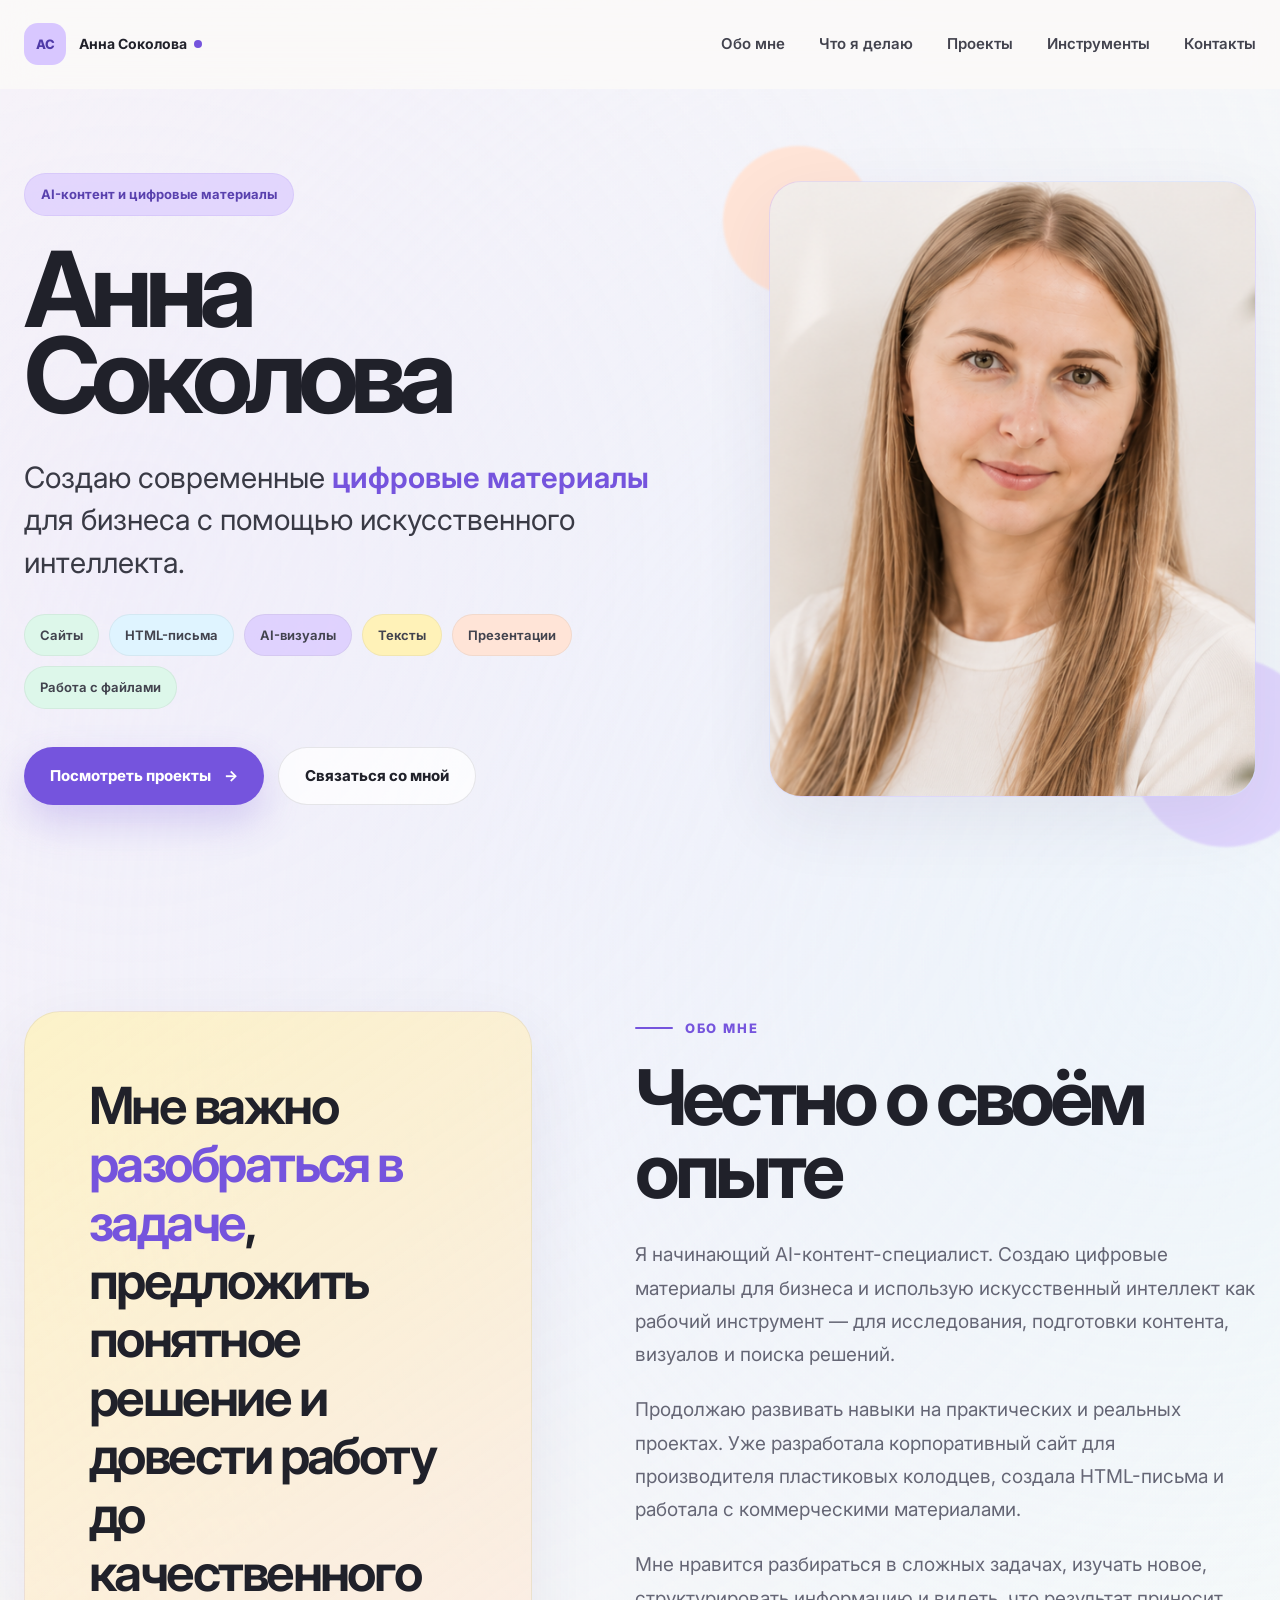
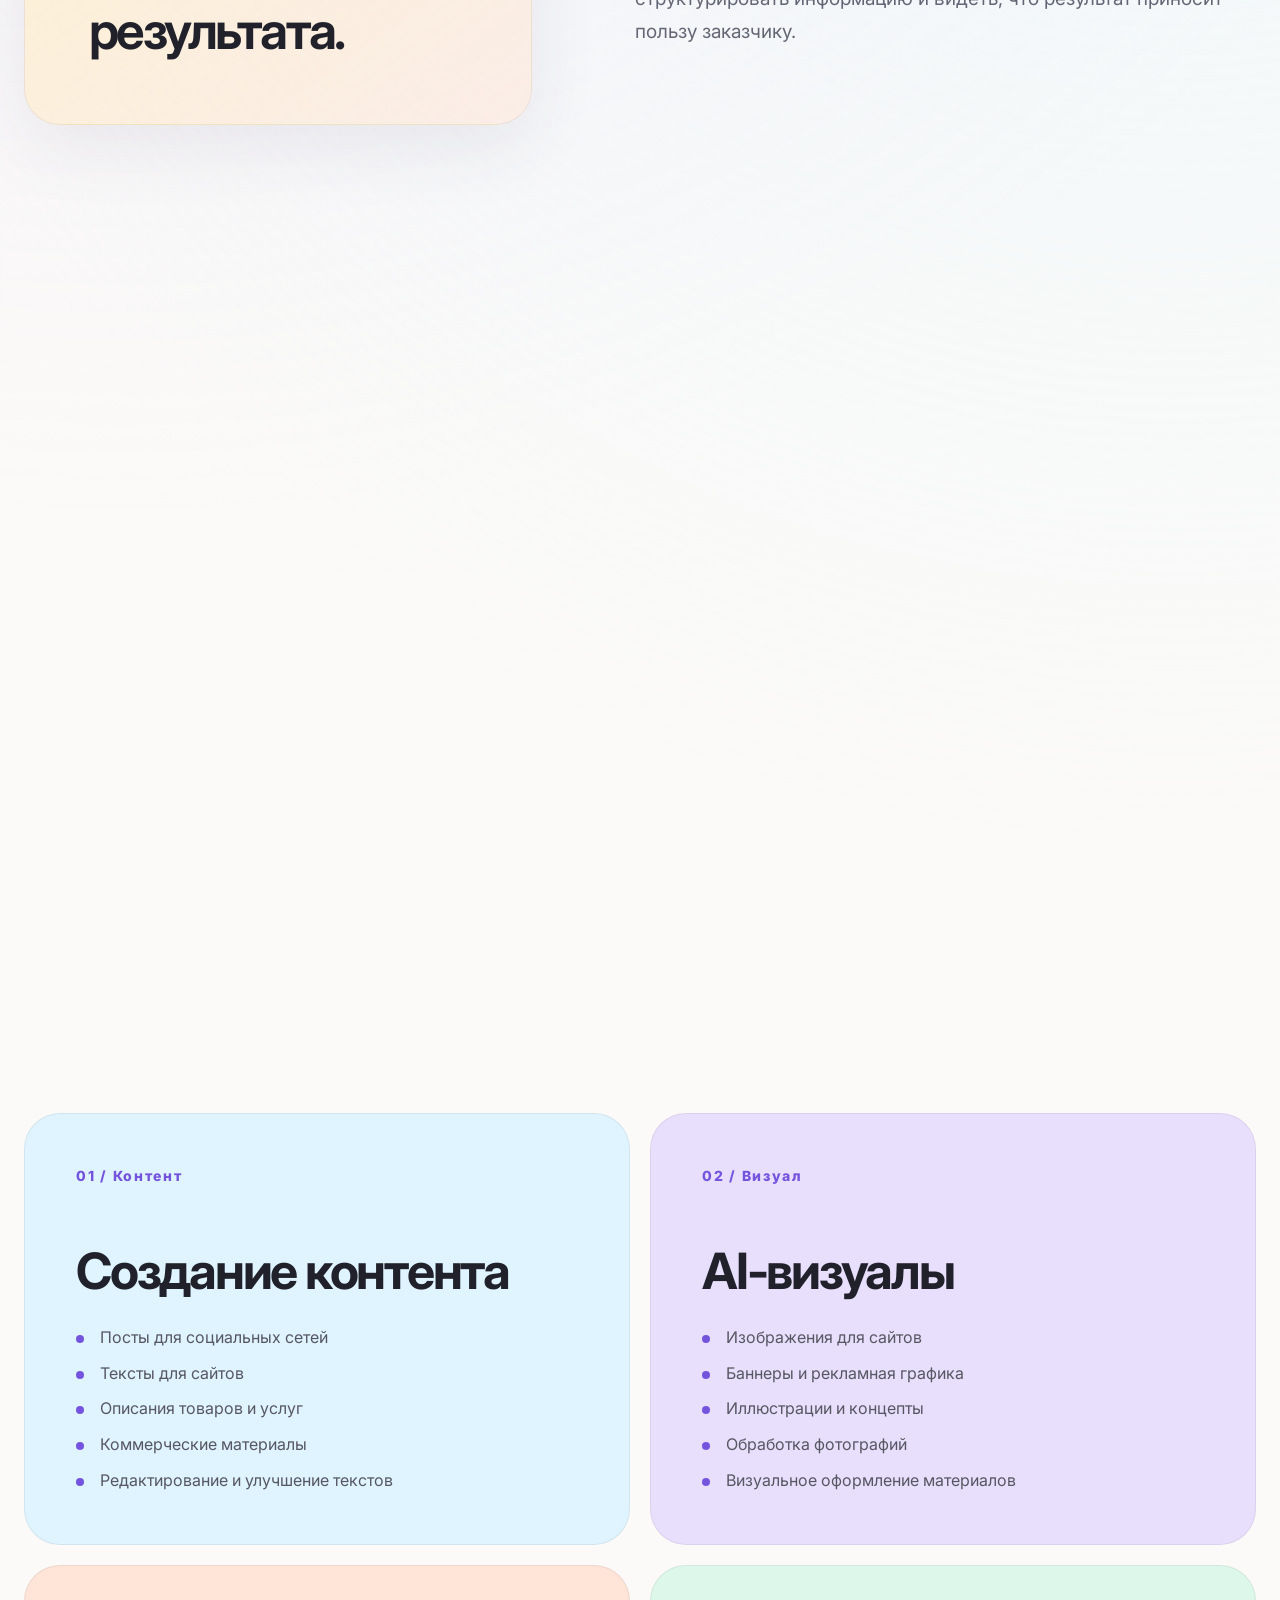
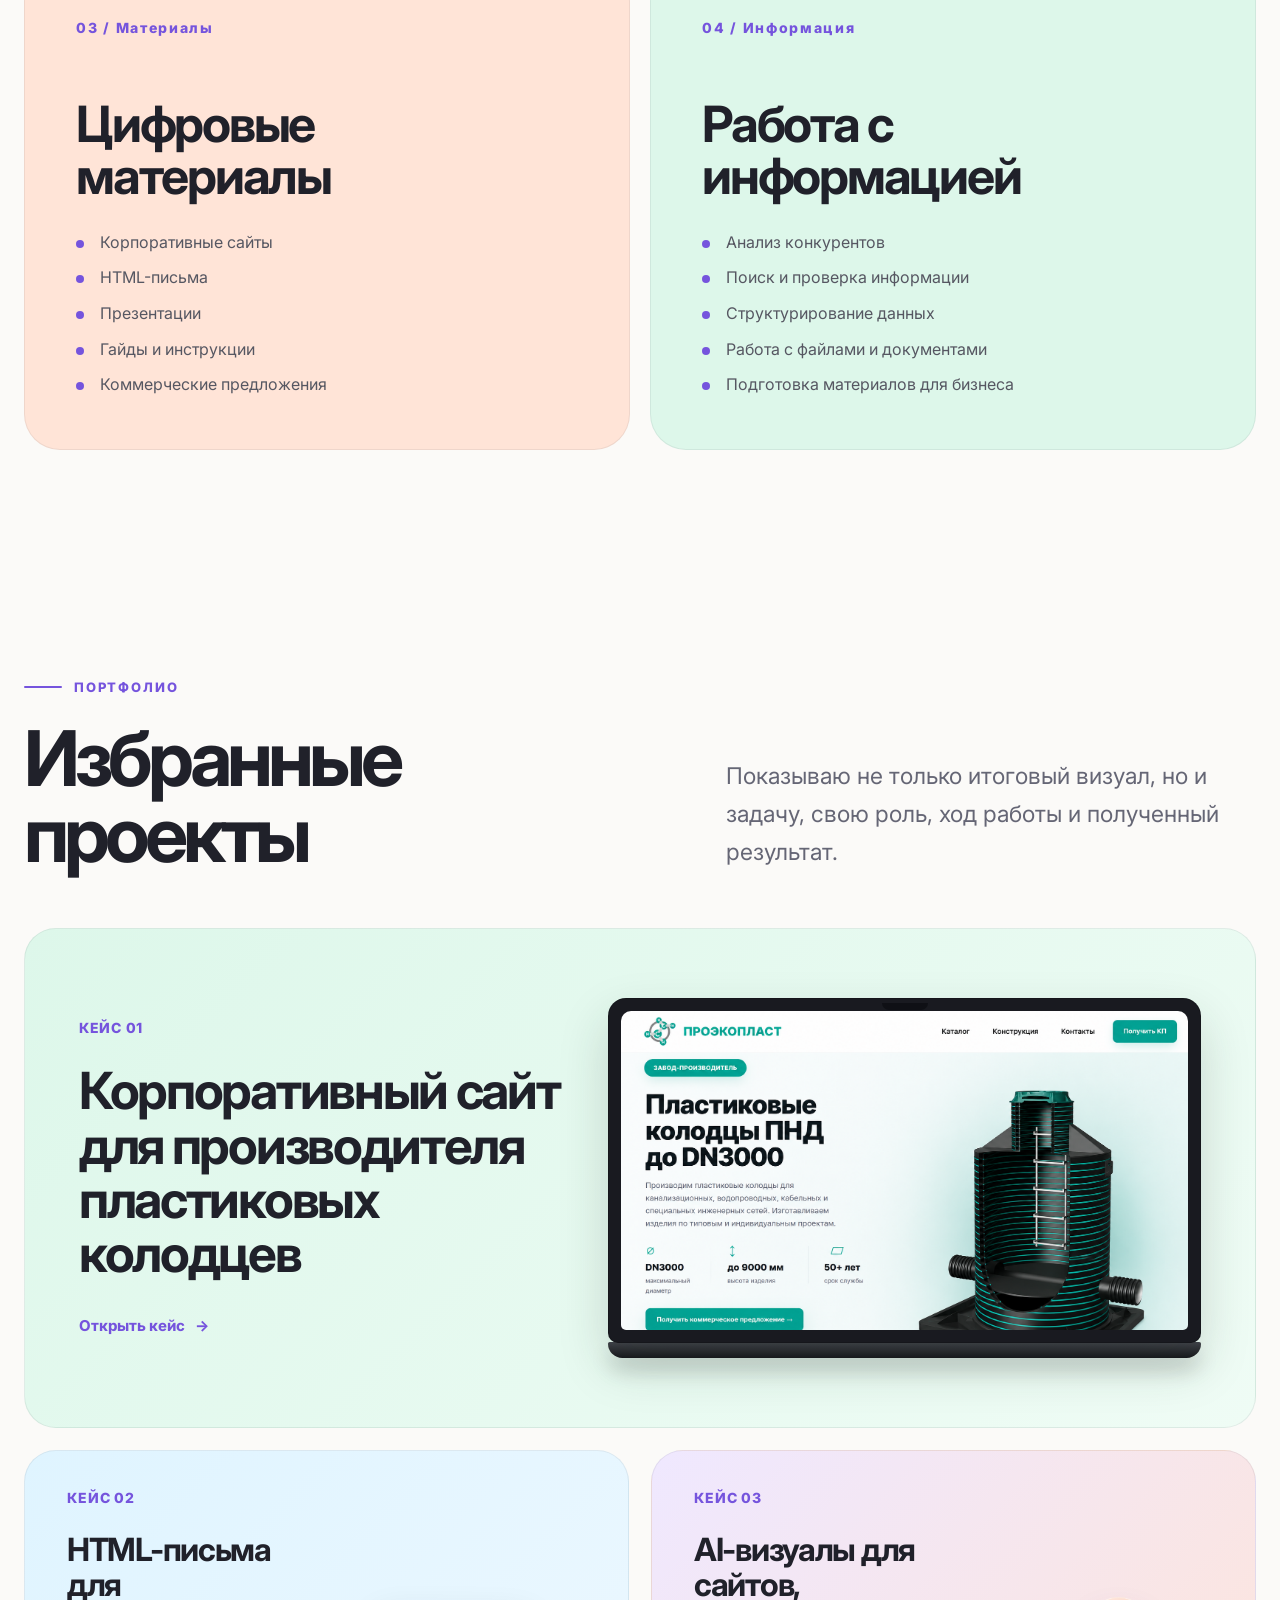
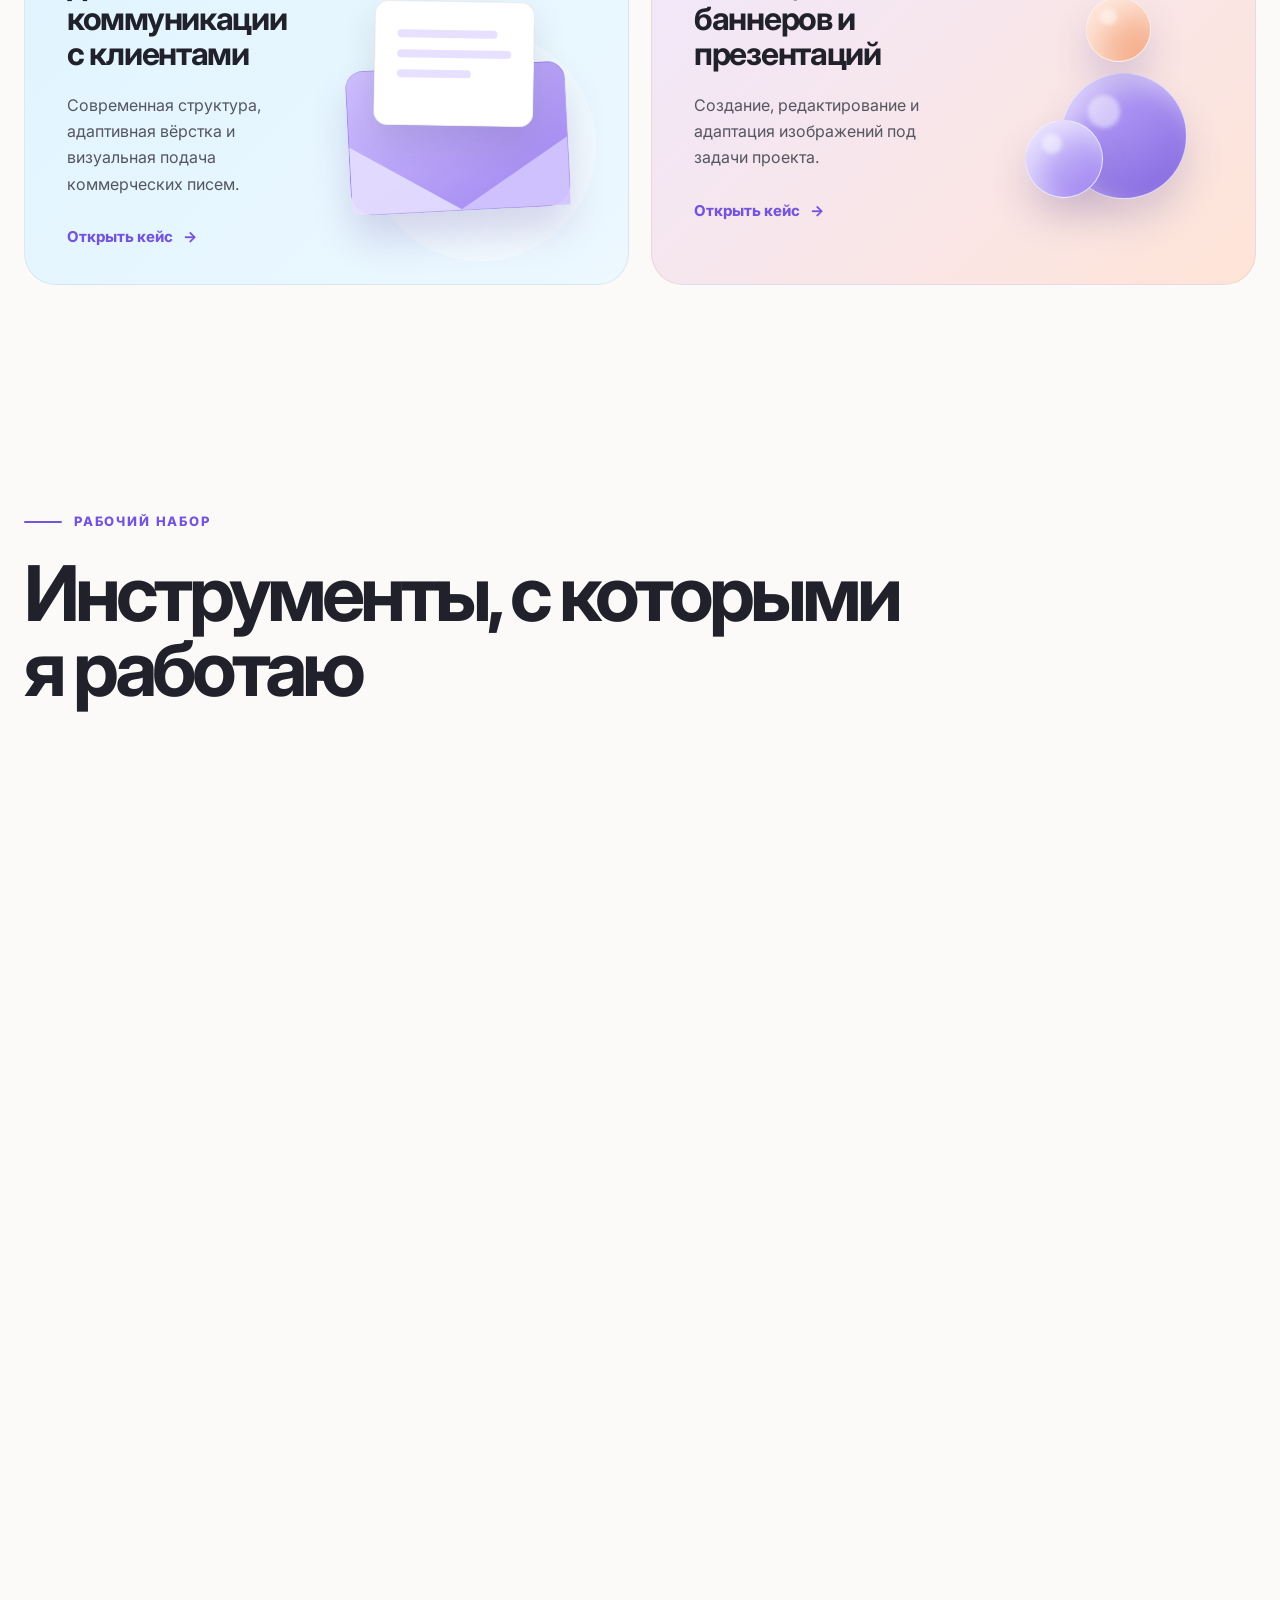
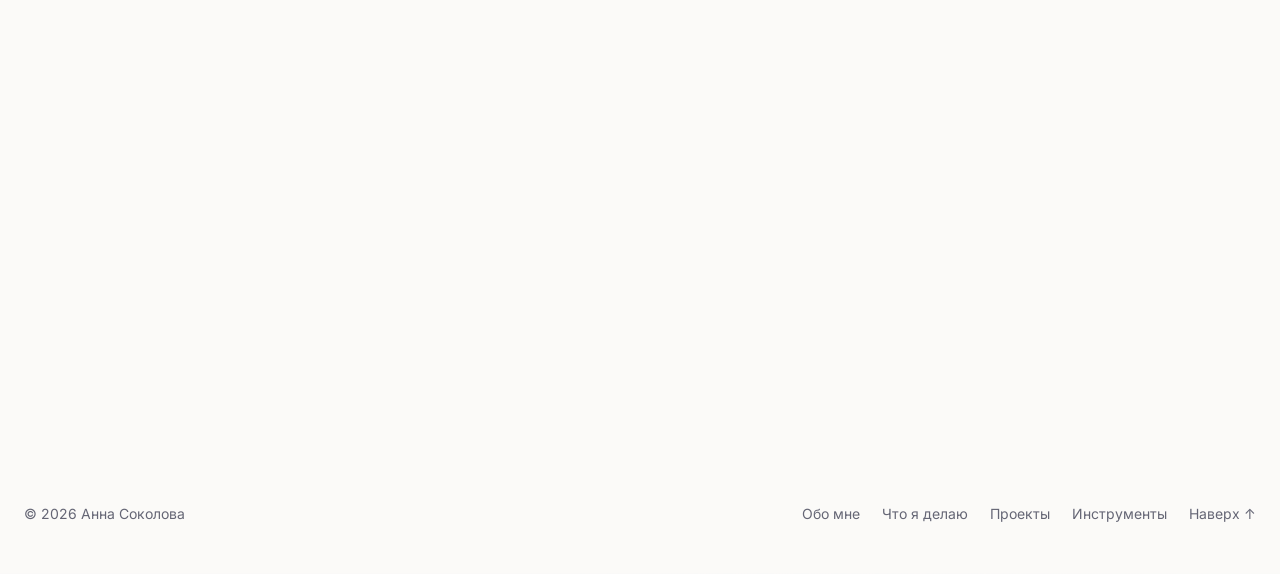
<file: index.html>
<!DOCTYPE html>
<html lang="ru">

<head>
  <meta charset="UTF-8">

  <meta
    name="viewport"
    content="width=device-width, initial-scale=1.0"
  >

  <meta
    name="description"
    content="Портфолио Анны Соколовой — сайты, тексты, AI-визуалы, HTML-письма, презентации и цифровые материалы для бизнеса."
  >

  <title>Анна Соколова — AI-контент и цифровые материалы</title>

  <link rel="preconnect" href="https://fonts.googleapis.com">
  <link rel="preconnect" href="https://fonts.gstatic.com" crossorigin>

  <link
    href="https://fonts.googleapis.com/css2?family=Inter:wght@400;500;600;700;800&display=swap"
    rel="stylesheet"
  >

  <style>
    :root {
      --background: #fbfaf8;
      --surface: #ffffff;
      --text: #20212a;
      --muted: #656675;
      --border: rgba(32, 33, 42, 0.1);

      --lavender: #d8c7ff;
      --lavender-strong: #7554dd;
      --peach: #ffe4d7;
      --yellow: #fff2b8;
      --blue: #dff4ff;
      --mint: #ddf7ea;

      --shadow:
        0 24px 70px rgba(60, 48, 90, 0.08);

      --radius-large: 36px;
      --radius-medium: 26px;
      --radius-small: 18px;

      --container: 1380px;
    }

    * {
      margin: 0;
      padding: 0;
      box-sizing: border-box;
    }

    html {
      scroll-behavior: smooth;
    }

    body {
      min-width: 320px;
      overflow-x: hidden;

      font-family: "Inter", Arial, sans-serif;
      color: var(--text);
      background:
        radial-gradient(
          circle at 10% 8%,
          rgba(216, 199, 255, 0.22),
          transparent 24%
        ),
        radial-gradient(
          circle at 92% 14%,
          rgba(223, 244, 255, 0.42),
          transparent 24%
        ),
        var(--background);

      line-height: 1.6;
    }

    img {
      display: block;
      max-width: 100%;
    }

    a {
      color: inherit;
      text-decoration: none;
    }

    button,
    a {
      -webkit-tap-highlight-color: transparent;
    }

    .container {
      width: min(calc(100% - 48px), var(--container));
      margin: 0 auto;
    }

    .section {
      padding: 110px 0;
    }

    .section--compact {
      padding-top: 40px;
    }

    .section-label {
      display: inline-flex;
      align-items: center;
      gap: 12px;

      margin-bottom: 24px;

      color: var(--lavender-strong);
      font-size: 13px;
      font-weight: 800;
      letter-spacing: 0.14em;
      text-transform: uppercase;
    }

    .section-label::before {
      width: 38px;
      height: 2px;

      content: "";
      background: currentColor;
      border-radius: 20px;
    }

    .section-title {
      max-width: 880px;

      font-size: clamp(42px, 6vw, 84px);
      line-height: 0.98;
      letter-spacing: -0.065em;
      font-weight: 700;
    }

    .section-intro {
      max-width: 760px;
      margin-top: 30px;

      color: var(--muted);
      font-size: clamp(18px, 2vw, 23px);
      line-height: 1.65;
    }

    .accent {
      color: var(--lavender-strong);
    }

    /* Шапка */

    .header {
      position: sticky;
      top: 0;
      z-index: 100;

      border-bottom: 1px solid transparent;
      background: rgba(251, 250, 248, 0.86);
      backdrop-filter: blur(18px);
      -webkit-backdrop-filter: blur(18px);

      transition:
        border-color 0.25s ease,
        box-shadow 0.25s ease;
    }

    .header.is-scrolled {
      border-color: var(--border);
      box-shadow: 0 10px 35px rgba(45, 41, 58, 0.05);
    }

    .header-inner {
      min-height: 88px;

      display: flex;
      align-items: center;
      justify-content: space-between;
      gap: 32px;
    }

    .brand {
      display: inline-flex;
      align-items: center;
      gap: 13px;

      font-size: 14px;
      font-weight: 700;
    }

    .brand-mark {
      width: 42px;
      height: 42px;

      display: grid;
      place-items: center;

      color: #503aa8;
      background: var(--lavender);
      border-radius: 14px;

      font-size: 13px;
      font-weight: 800;
    }

    .brand-dot {
      width: 8px;
      height: 8px;

      margin-left: -6px;

      background: var(--lavender-strong);
      border-radius: 50%;
    }

    .nav {
      display: flex;
      align-items: center;
      gap: 34px;
    }

    .nav a {
      position: relative;

      color: #42434e;
      font-size: 15px;
      font-weight: 600;
    }

    .nav a::after {
      position: absolute;
      left: 0;
      bottom: -8px;

      width: 100%;
      height: 2px;

      content: "";
      background: var(--lavender-strong);
      border-radius: 20px;

      transform: scaleX(0);
      transform-origin: left;
      transition: transform 0.25s ease;
    }

    .nav a:hover::after {
      transform: scaleX(1);
    }

    .menu-button {
      width: 46px;
      height: 46px;

      display: none;
      place-items: center;

      color: var(--text);
      background: var(--surface);
      border: 1px solid var(--border);
      border-radius: 14px;

      cursor: pointer;
    }

    /* Первый экран */

    .hero {
      min-height: calc(100vh - 88px);
      display: flex;
      align-items: center;

      padding: 70px 0 82px;
    }

    .hero-grid {
      display: grid;
      grid-template-columns: minmax(0, 1.05fr) minmax(360px, 0.78fr);
      align-items: center;
      gap: clamp(50px, 7vw, 110px);
    }

    .hero-badge {
      width: fit-content;

      margin-bottom: 30px;
      padding: 10px 16px;

      color: #5941ae;
      background: rgba(216, 199, 255, 0.64);
      border: 1px solid rgba(117, 84, 221, 0.1);
      border-radius: 999px;

      font-size: 13px;
      font-weight: 700;
    }

    .hero-title {
      max-width: 760px;

      font-size: clamp(64px, 8.2vw, 126px);
      line-height: 0.82;
      letter-spacing: -0.082em;
      font-weight: 700;
    }

    .hero-description {
      max-width: 760px;
      margin-top: 38px;

      color: #393a45;
      font-size: clamp(20px, 2.3vw, 30px);
      line-height: 1.45;
    }

    .hero-description strong {
      color: var(--lavender-strong);
      font-weight: 650;
    }

    .hero-tags {
      display: flex;
      flex-wrap: wrap;
      gap: 10px;

      margin-top: 30px;
    }

    .tag {
      padding: 10px 15px;

      color: #42434e;
      border: 1px solid rgba(32, 33, 42, 0.06);
      border-radius: 999px;

      font-size: 13px;
      font-weight: 650;
    }

    .tag--mint {
      background: var(--mint);
    }

    .tag--blue {
      background: var(--blue);
    }

    .tag--lavender {
      background: rgba(216, 199, 255, 0.72);
    }

    .tag--yellow {
      background: var(--yellow);
    }

    .tag--peach {
      background: var(--peach);
    }

    .hero-actions {
      display: flex;
      flex-wrap: wrap;
      gap: 14px;

      margin-top: 38px;
    }

    .button {
      min-height: 58px;
      padding: 0 26px;

      display: inline-flex;
      align-items: center;
      justify-content: center;
      gap: 13px;

      border-radius: 999px;

      font-size: 15px;
      font-weight: 750;

      transition:
        transform 0.25s ease,
        box-shadow 0.25s ease,
        background 0.25s ease;
    }

    .button:hover {
      transform: translateY(-3px);
    }

    .button--primary {
      color: white;
      background: var(--lavender-strong);
      box-shadow: 0 17px 38px rgba(117, 84, 221, 0.24);
    }

    .button--primary:hover {
      box-shadow: 0 21px 45px rgba(117, 84, 221, 0.32);
    }

    .button--secondary {
      color: var(--text);
      background: rgba(255, 255, 255, 0.74);
      border: 1px solid var(--border);
    }

    .hero-photo-wrap {
      position: relative;
    }

    .hero-photo-card {
      position: relative;
      overflow: hidden;

      aspect-ratio: 0.79;

      background:
        linear-gradient(
          145deg,
          rgba(216, 199, 255, 0.42),
          rgba(223, 244, 255, 0.5)
        );

      border: 1px solid rgba(117, 84, 221, 0.08);
      border-radius: 32px;
      box-shadow: var(--shadow);
    }

    .hero-photo-card img {
      width: 100%;
      height: 100%;

      object-fit: cover;
      object-position: center top;
    }

    .hero-photo-note {
      position: absolute;
      right: -24px;
      bottom: 32px;

      max-width: 235px;
      padding: 18px 20px;

      background: rgba(255, 255, 255, 0.93);
      border: 1px solid rgba(32, 33, 42, 0.08);
      border-radius: 20px;
      box-shadow: 0 18px 44px rgba(45, 41, 58, 0.12);

      backdrop-filter: blur(12px);
    }

    .hero-photo-note strong {
      display: block;
      margin-bottom: 4px;

      font-size: 14px;
    }

    .hero-photo-note span {
      color: var(--muted);
      font-size: 12px;
    }

    .hero-decoration {
      position: absolute;
      z-index: -1;

      border-radius: 50%;
      filter: blur(1px);
    }

    .hero-decoration--one {
      top: -35px;
      left: -46px;

      width: 150px;
      height: 150px;

      background: var(--peach);
    }

    .hero-decoration--two {
      right: -65px;
      bottom: -50px;

      width: 190px;
      height: 190px;

      background: var(--lavender);
      opacity: 0.66;
    }

    /* Обо мне */

    .about-layout {
      display: grid;
      grid-template-columns: 0.9fr 1.1fr;
      gap: clamp(48px, 8vw, 120px);
      align-items: start;
    }

    .about-statement {
      padding: clamp(34px, 5vw, 64px);

      background:
        linear-gradient(
          145deg,
          rgba(255, 242, 184, 0.75),
          rgba(255, 228, 215, 0.52)
        );

      border: 1px solid rgba(32, 33, 42, 0.07);
      border-radius: var(--radius-large);
      box-shadow: var(--shadow);
    }

    .about-statement p {
      font-size: clamp(30px, 4vw, 55px);
      line-height: 1.14;
      letter-spacing: -0.05em;
      font-weight: 650;
    }

    .about-content h2 {
      margin-bottom: 30px;

      font-size: clamp(50px, 6vw, 88px);
      line-height: 0.95;
      letter-spacing: -0.065em;
    }

    .about-content p {
      margin-bottom: 22px;

      color: var(--muted);
      font-size: 19px;
      line-height: 1.75;
    }

    .values-grid {
      display: grid;
      grid-template-columns: repeat(4, 1fr);
      gap: 16px;

      margin-top: 56px;
    }

    .value-card {
      min-height: 230px;
      padding: 28px;

      border: 1px solid rgba(32, 33, 42, 0.07);
      border-radius: var(--radius-medium);

      transition:
        transform 0.28s ease,
        box-shadow 0.28s ease;
    }

    .value-card:hover {
      transform: translateY(-7px);
      box-shadow: 0 20px 45px rgba(45, 41, 58, 0.08);
    }

    .value-card:nth-child(1) {
      background: var(--mint);
    }

    .value-card:nth-child(2) {
      background: rgba(216, 199, 255, 0.48);
    }

    .value-card:nth-child(3) {
      background: var(--peach);
    }

    .value-card:nth-child(4) {
      background: var(--yellow);
    }

    .value-icon {
      width: 48px;
      height: 48px;

      display: grid;
      place-items: center;

      margin-bottom: 40px;

      background: rgba(255, 255, 255, 0.58);
      border-radius: 15px;

      font-size: 22px;
    }

    .value-card h3 {
      margin-bottom: 12px;
      font-size: 18px;
    }

    .value-card p {
      color: #5f606a;
      font-size: 14px;
      line-height: 1.65;
    }

    /* Что я делаю */

    .services-grid {
      display: grid;
      grid-template-columns: repeat(2, minmax(0, 1fr));
      gap: 20px;

      margin-top: 58px;
    }

    .service-card {
      position: relative;
      overflow: hidden;

      min-height: 390px;
      padding: clamp(32px, 4vw, 52px);

      border: 1px solid rgba(32, 33, 42, 0.07);
      border-radius: var(--radius-large);

      transition:
        transform 0.3s ease,
        box-shadow 0.3s ease;
    }

    .service-card:hover {
      transform: translateY(-8px);
      box-shadow: var(--shadow);
    }

    .service-card:nth-child(1) {
      background: var(--blue);
    }

    .service-card:nth-child(2) {
      background: rgba(216, 199, 255, 0.54);
    }

    .service-card:nth-child(3) {
      background: var(--peach);
    }

    .service-card:nth-child(4) {
      background: var(--mint);
    }

    .service-number {
      display: block;
      margin-bottom: 58px;

      color: var(--lavender-strong);
      font-size: 14px;
      font-weight: 800;
      letter-spacing: 0.12em;
    }

    .service-card h3 {
      max-width: 500px;
      margin-bottom: 28px;

      font-size: clamp(30px, 4vw, 50px);
      line-height: 1.04;
      letter-spacing: -0.045em;
    }

    .service-list {
      list-style: none;
    }

    .service-list li {
      position: relative;
      padding-left: 24px;
      margin-top: 10px;

      color: #565762;
      font-size: 16px;
    }

    .service-list li::before {
      position: absolute;
      left: 0;
      top: 10px;

      width: 8px;
      height: 8px;

      content: "";
      background: var(--lavender-strong);
      border-radius: 50%;
    }

    /* Проекты */

    .projects-heading {
      display: grid;
      grid-template-columns: 1fr 0.8fr;
      gap: 40px;
      align-items: end;

      margin-bottom: 56px;
    }

    .projects-heading .section-intro {
      margin: 0;
    }

    .projects-grid {
      display: grid;
      grid-template-columns: 1.15fr 0.85fr;
      gap: 22px;
    }

    .project-card {
      position: relative;
      overflow: hidden;

      min-height: 390px;
      padding: clamp(30px, 4vw, 52px);

      display: flex;
      flex-direction: column;

      border: 1px solid rgba(32, 33, 42, 0.07);
      border-radius: var(--radius-large);

      transition:
        transform 0.3s ease,
        box-shadow 0.3s ease;
    }

    .project-card:hover {
      transform: translateY(-8px);
      box-shadow: var(--shadow);
    }

    .project-card--main {
      grid-row: span 2;
      min-height: 802px;

      background:
        radial-gradient(
          circle at 88% 78%,
          rgba(255, 255, 255, 0.9),
          transparent 20%
        ),
        var(--mint);
    }

    .project-card--email {
      background: var(--blue);
    }

    .project-card--visuals {
      background:
        linear-gradient(
          145deg,
          rgba(216, 199, 255, 0.82),
          rgba(255, 228, 215, 0.82)
        );
    }

    .project-meta {
      margin-bottom: 30px;

      color: var(--lavender-strong);
      font-size: 13px;
      font-weight: 800;
      letter-spacing: 0.1em;
      text-transform: uppercase;
    }

    .project-card h3 {
      max-width: 760px;

      font-size: clamp(31px, 4.2vw, 58px);
      line-height: 1.05;
      letter-spacing: -0.05em;
    }

    .project-card--email h3,
    .project-card--visuals h3 {
      font-size: clamp(27px, 3vw, 39px);
    }

    .project-description {
      max-width: 650px;
      margin-top: 22px;

      color: #555660;
      font-size: 16px;
      line-height: 1.7;
    }

    .project-link {
      width: fit-content;

      display: inline-flex;
      align-items: center;
      gap: 10px;

      margin-top: 28px;

      color: var(--lavender-strong);
      font-size: 15px;
      font-weight: 750;
    }

    .project-link span {
      transition: transform 0.25s ease;
    }

    .project-card:hover .project-link span {
      transform: translateX(5px);
    }

    .project-preview {
      width: min(92%, 820px);
      margin: auto auto 0;

      padding: 12px;

      background: rgba(255, 255, 255, 0.76);
      border: 1px solid rgba(32, 33, 42, 0.08);
      border-radius: 26px;
      box-shadow: 0 26px 60px rgba(55, 80, 68, 0.14);

      transform: rotate(-1.6deg);
      transition: transform 0.35s ease;
    }

    .project-card:hover .project-preview {
      transform: rotate(0deg) scale(1.015);
    }

    .project-preview img {
      width: 100%;
      border-radius: 17px;
    }

    .project-shape {
      width: 170px;
      height: 130px;

      margin: auto 0 0 auto;

      background:
        radial-gradient(
          circle at 65% 35%,
          rgba(255, 255, 255, 0.8),
          transparent 22%
        ),
        var(--lavender);

      border-radius: 44% 56% 62% 38% / 48% 42% 58% 52%;
      opacity: 0.88;
    }

    /* Инструменты */

    .tools-grid {
      display: grid;
      grid-template-columns: repeat(4, minmax(0, 1fr));
      gap: 16px;

      margin-top: 56px;
    }

    .tool-card {
      min-height: 300px;
      padding: 30px;

      background: var(--surface);
      border: 1px solid var(--border);
      border-radius: var(--radius-medium);

      transition:
        transform 0.28s ease,
        box-shadow 0.28s ease;
    }

    .tool-card:hover {
      transform: translateY(-6px);
      box-shadow: 0 20px 50px rgba(45, 41, 58, 0.08);
    }

    .tool-card:nth-child(1) {
      background: rgba(216, 199, 255, 0.33);
    }

    .tool-card:nth-child(2) {
      background: rgba(223, 244, 255, 0.58);
    }

    .tool-card:nth-child(3) {
      background: rgba(255, 228, 215, 0.55);
    }

    .tool-card:nth-child(4) {
      background: rgba(221, 247, 234, 0.62);
    }

    .tool-card h3 {
      margin-bottom: 25px;
      font-size: 20px;
    }

    .tool-list {
      display: flex;
      flex-wrap: wrap;
      gap: 9px;
    }

    .tool-list span {
      padding: 9px 13px;

      color: #4f465f;
      background: rgba(255, 255, 255, 0.72);
      border: 1px solid rgba(32, 33, 42, 0.06);
      border-radius: 999px;

      font-size: 13px;
      font-weight: 650;
    }

    .tool-card p {
      margin-top: 28px;

      color: var(--muted);
      font-size: 14px;
      line-height: 1.65;
    }

    /* Контакты */

    .contact-card {
      position: relative;
      overflow: hidden;

      padding: clamp(42px, 7vw, 88px);

      display: grid;
      grid-template-columns: 1.25fr 0.75fr;
      gap: 50px;
      align-items: center;

      background:
        radial-gradient(
          circle at 92% 2%,
          rgba(216, 199, 255, 0.92),
          transparent 26%
        ),
        linear-gradient(
          135deg,
          var(--yellow),
          rgba(255, 228, 215, 0.8)
        );

      border: 1px solid rgba(32, 33, 42, 0.07);
      border-radius: 42px;
    }

    .contact-card h2 {
      max-width: 850px;

      font-size: clamp(46px, 7vw, 96px);
      line-height: 0.95;
      letter-spacing: -0.065em;
    }

    .contact-card p {
      max-width: 720px;
      margin-top: 26px;

      color: #5e5960;
      font-size: 18px;
      line-height: 1.7;
    }

    .contact-actions {
      display: grid;
      gap: 12px;
    }

    .contact-link {
      min-height: 64px;
      padding: 0 24px;

      display: flex;
      align-items: center;
      justify-content: space-between;
      gap: 20px;

      background: rgba(255, 255, 255, 0.82);
      border: 1px solid rgba(32, 33, 42, 0.08);
      border-radius: 999px;

      font-size: 15px;
      font-weight: 750;

      transition:
        transform 0.25s ease,
        background 0.25s ease;
    }

    .contact-link:hover {
      transform: translateX(6px);
      background: #ffffff;
    }

    .contact-link--main {
      color: #ffffff;
      background: var(--lavender-strong);
    }

    .contact-link--main:hover {
      background: #6748d3;
    }

    /* Подвал */

    .footer {
      padding: 34px 0 48px;
    }

    .footer-inner {
      display: flex;
      align-items: center;
      justify-content: space-between;
      gap: 24px;

      color: var(--muted);
      font-size: 14px;
    }

    .footer-nav {
      display: flex;
      flex-wrap: wrap;
      gap: 22px;
    }

    .footer a:hover {
      color: var(--lavender-strong);
    }

    /* Появление блоков */

    .reveal {
      opacity: 0;
      transform: translateY(24px);

      transition:
        opacity 0.75s ease,
        transform 0.75s ease;
    }

    .reveal.is-visible {
      opacity: 1;
      transform: translateY(0);
    }

    /* Адаптация */

    @media (max-width: 1100px) {
      .hero-grid,
      .about-layout {
        grid-template-columns: 1fr;
      }

      .hero {
        min-height: auto;
      }

      .hero-content {
        max-width: 850px;
      }

      .hero-photo-wrap {
        width: min(100%, 620px);
        margin: 0 auto;
      }

      .hero-photo-card {
        aspect-ratio: 0.92;
      }

      .hero-photo-note {
        right: 20px;
      }

      .values-grid,
      .tools-grid {
        grid-template-columns: repeat(2, minmax(0, 1fr));
      }

      .projects-heading,
      .contact-card {
        grid-template-columns: 1fr;
      }

      .projects-grid {
        grid-template-columns: 1fr 1fr;
      }

      .project-card--main {
        grid-column: 1 / -1;
        grid-row: auto;
        min-height: 690px;
      }

      .contact-actions {
        grid-template-columns: repeat(3, minmax(0, 1fr));
      }
    }

    @media (max-width: 760px) {
      .container {
        width: min(calc(100% - 28px), var(--container));
      }

      .section {
        padding: 78px 0;
      }

      .header-inner {
        min-height: 76px;
      }

      .nav {
        position: fixed;
        top: 76px;
        left: 14px;
        right: 14px;

        display: none;
        padding: 22px;

        flex-direction: column;
        align-items: stretch;
        gap: 0;

        background: rgba(255, 255, 255, 0.97);
        border: 1px solid var(--border);
        border-radius: 22px;
        box-shadow: var(--shadow);
      }

      .nav.is-open {
        display: flex;
      }

      .nav a {
        padding: 14px 4px;
      }

      .nav a::after {
        display: none;
      }

      .menu-button {
        display: grid;
      }

      .hero {
        padding-top: 45px;
      }

      .hero-grid {
        gap: 52px;
      }

      .hero-title {
        font-size: clamp(58px, 20vw, 90px);
      }

      .hero-description {
        font-size: 20px;
      }

      .hero-photo-card {
        aspect-ratio: 0.83;
        border-radius: 25px;
      }

      .hero-photo-note {
        right: 14px;
        bottom: 14px;
      }

      .values-grid,
      .services-grid,
      .projects-grid,
      .tools-grid,
      .contact-actions {
        grid-template-columns: 1fr;
      }

      .value-card,
      .service-card,
      .tool-card {
        min-height: auto;
      }

      .projects-heading {
        gap: 24px;
      }

      .project-card,
      .project-card--main {
        min-height: auto;
      }

      .project-preview {
        width: 100%;
        margin-top: 55px;
      }

      .contact-card {
        padding: 38px 25px;
        border-radius: 28px;
      }

      .footer-inner {
        flex-direction: column;
        align-items: flex-start;
      }
    }

    @media (max-width: 480px) {
      .brand span:last-child {
        display: none;
      }

      .hero-actions {
        display: grid;
      }

      .button {
        width: 100%;
      }

      .hero-photo-note {
        position: static;
        max-width: none;
        margin-top: 12px;
      }

      .section-title,
      .about-content h2 {
        font-size: 48px;
      }
    }

    @media (prefers-reduced-motion: reduce) {
      html {
        scroll-behavior: auto;
      }

      *,
      *::before,
      *::after {
        animation-duration: 0.01ms !important;
        animation-iteration-count: 1 !important;
        transition-duration: 0.01ms !important;
      }

      .reveal {
        opacity: 1;
        transform: none;
      }
    }

/* Компактный блок проектов */

.projects-grid {
  display: grid;
  grid-template-columns: repeat(2, minmax(0, 1fr));
  gap: 22px;
}

.project-card {
  position: relative;
  overflow: hidden;

  min-height: 330px;
  padding: 42px;

  display: flex;
  align-items: center;
  justify-content: space-between;
  gap: 34px;

  border: 1px solid rgba(32, 33, 42, 0.07);
  border-radius: 32px;

  transition:
    transform 0.3s ease,
    box-shadow 0.3s ease;
}

.project-card:hover {
  transform: translateY(-7px);
  box-shadow: 0 24px 60px rgba(45, 41, 58, 0.1);
}

.project-card--main {
  grid-column: 1 / -1;
  min-height: 390px;

  background:
    linear-gradient(
      135deg,
      #ddf7ea 0%,
      #effcf5 100%
    );
}

.project-card--email {
  background:
    linear-gradient(
      135deg,
      #dff4ff 0%,
      #edf8ff 100%
    );
}

.project-card--visuals {
  background:
    linear-gradient(
      135deg,
      #efe8ff 0%,
      #ffe4d7 100%
    );
}

.project-card__content {
  position: relative;
  z-index: 2;

  flex: 1 1 50%;
  max-width: 610px;
}

.project-meta {
  display: block;
  margin-bottom: 24px;

  color: #7554dd;
  font-size: 14px;
  font-weight: 800;
  letter-spacing: 0.05em;
  text-transform: uppercase;
}

.project-card h3 {
  margin: 0;

  font-size: clamp(28px, 3vw, 48px);
  line-height: 1.06;
  letter-spacing: -0.045em;
}

.project-card--email h3,
.project-card--visuals h3 {
  font-size: clamp(27px, 2.8vw, 40px);
}

.project-link {
  width: fit-content;

  display: inline-flex;
  align-items: center;
  gap: 10px;

  margin-top: 36px;

  color: #7554dd;
  font-size: 15px;
  font-weight: 750;
}

.project-link span {
  transition: transform 0.25s ease;
}

.project-card:hover .project-link span {
  transform: translateX(5px);
}


/* Ноутбук — кейс 01 */

.project-laptop {
  flex: 0 1 55%;

  width: min(100%, 650px);
  margin-left: auto;
}

.project-laptop__screen {
  position: relative;
  overflow: hidden;

  width: 92%;
  margin: 0 auto;

  padding: 12px;

  background: #191a20;
  border: 1px solid rgba(0, 0, 0, 0.16);
  border-radius: 18px 18px 10px 10px;
  box-shadow: 0 22px 50px rgba(31, 48, 40, 0.18);
}

.project-laptop__screen::before {
  position: absolute;
  top: 4px;
  left: 50%;

  width: 46px;
  height: 7px;

  content: "";
  background: #0f1015;
  border-radius: 0 0 7px 7px;

  transform: translateX(-50%);
}

.project-laptop__screen img {
  width: 100%;
  aspect-ratio: 16 / 9;

  object-fit: cover;
  object-position: top;

  border-radius: 10px 10px 5px 5px;
}

.project-laptop__base {
  width: 100%;
  height: 16px;
  margin-top: -1px;

  background:
    linear-gradient(
      180deg,
      #41434a 0%,
      #16171b 100%
    );

  border-radius: 3px 3px 24px 24px;
  box-shadow: 0 12px 20px rgba(0, 0, 0, 0.16);
}


/* Письмо — кейс 02 */

.email-art {
  position: relative;
  flex: 0 0 38%;

  min-width: 230px;
  height: 210px;
}

.email-art::before {
  position: absolute;
  right: -20px;
  bottom: -45px;

  width: 230px;
  height: 230px;

  content: "";
  background: rgba(255, 255, 255, 0.32);
  border-radius: 50%;
}

.email-art__envelope {
  position: absolute;
  right: 10px;
  bottom: 6px;

  width: 220px;
  height: 145px;

  background:
    linear-gradient(
      145deg,
      #cfc0ff 0%,
      #9d83ef 100%
    );

  border: 1px solid rgba(99, 73, 170, 0.12);
  border-radius: 18px 18px 24px 24px;
  box-shadow: 0 24px 38px rgba(88, 69, 151, 0.2);

  transform: rotate(-3deg);
}

.email-art__envelope::before,
.email-art__envelope::after {
  position: absolute;
  bottom: 0;

  width: 0;
  height: 0;

  content: "";
}

.email-art__envelope::before {
  left: 0;

  border-top: 76px solid transparent;
  border-right: 110px solid transparent;
  border-bottom: 68px solid rgba(232, 225, 255, 0.88);
}

.email-art__envelope::after {
  right: 0;

  border-top: 76px solid transparent;
  border-left: 110px solid transparent;
  border-bottom: 68px solid rgba(211, 197, 255, 0.92);
}

.email-art__letter {
  position: absolute;
  left: 50%;
  top: -66px;
  z-index: -1;

  width: 160px;
  height: 125px;
  padding: 28px 22px;

  background: #ffffff;
  border: 1px solid rgba(32, 33, 42, 0.08);
  border-radius: 14px;
  box-shadow: 0 16px 35px rgba(45, 41, 58, 0.12);

  transform: translateX(-50%) rotate(4deg);
}

.email-art__letter span {
  display: block;

  height: 8px;
  margin-bottom: 12px;

  background: #e7e0ff;
  border-radius: 999px;
}

.email-art__letter span:nth-child(1) {
  width: 88%;
}

.email-art__letter span:nth-child(2) {
  width: 100%;
}

.email-art__letter span:nth-child(3) {
  width: 65%;
}


/* Шарики — кейс 03 */

.balls-art {
  position: relative;
  flex: 0 0 36%;

  min-width: 230px;
  height: 210px;
}

.ball {
  position: absolute;
  display: block;

  border: 1px solid rgba(255, 255, 255, 0.7);
  border-radius: 50%;
  box-shadow:
    inset 12px 12px 24px rgba(255, 255, 255, 0.46),
    0 22px 36px rgba(88, 69, 151, 0.2);
}

.ball::before {
  position: absolute;
  top: 17%;
  left: 21%;

  width: 26%;
  height: 26%;

  content: "";
  background: rgba(255, 255, 255, 0.48);
  border-radius: 50%;
  filter: blur(2px);
}

.ball--large {
  right: 20px;
  bottom: 4px;

  width: 126px;
  height: 126px;

  background:
    linear-gradient(
      145deg,
      #c2afff 0%,
      #8264dd 100%
    );
}

.ball--medium {
  right: 104px;
  bottom: 2px;

  width: 78px;
  height: 78px;

  background:
    linear-gradient(
      145deg,
      #ded4ff 0%,
      #9a80ef 100%
    );
}

.ball--small {
  right: 55px;
  top: 5px;

  width: 65px;
  height: 65px;

  background:
    linear-gradient(
      145deg,
      #ffd9c8 0%,
      #f3a883 100%
    );
}


/* Адаптация */

@media (max-width: 1000px) {
  .project-card {
    align-items: flex-start;
  }

  .project-card--main {
    flex-direction: column;
  }

  .project-card--main .project-laptop {
    width: 100%;
    margin-top: 40px;
  }

  .project-card--email,
  .project-card--visuals {
    flex-direction: column;
  }

  .email-art,
  .balls-art {
    width: 100%;
    min-width: 0;
    margin-top: 25px;
  }
}

@media (max-width: 760px) {
  .projects-grid {
    grid-template-columns: 1fr;
  }

  .project-card--main {
    grid-column: auto;
  }

  .project-card {
    min-height: auto;
    padding: 30px;
  }

  .project-card__content {
    max-width: none;
  }

  .project-laptop {
    width: 100%;
  }

  .email-art,
  .balls-art {
    height: 180px;
  }

  .email-art__envelope {
    right: 50%;
    transform: translateX(50%) rotate(-3deg);
  }

  .balls-art {
    max-width: 280px;
    margin-left: auto;
    margin-right: auto;
  }
}

/* Финальная компактная настройка карточек проектов */

.project-card--main {
  min-height: 500px;
  padding: 42px 54px;

  display: grid;
  grid-template-columns: minmax(0, 0.9fr) minmax(420px, 1.1fr);
  align-items: center;
  gap: 44px;
}

.project-card--main .project-card__content {
  max-width: 560px;
}

.project-card--main h3 {
  font-size: clamp(36px, 4vw, 62px);
}

.project-card--main .project-link {
  margin-top: 34px;
}

.project-card--main .project-laptop {
  width: 100%;
  max-width: 700px;
  margin: 0;
  align-self: center;
}

.project-laptop__screen {
  width: 100%;
}

.project-card--email,
.project-card--visuals {
  min-height: 360px;
  padding: 38px 46px;

  display: grid;
  grid-template-columns: minmax(0, 1fr) 260px;
  align-items: center;
  gap: 30px;
}

.project-card--email .project-card__content,
.project-card--visuals .project-card__content {
  max-width: 520px;
}

.project-card--email h3,
.project-card--visuals h3 {
  font-size: clamp(30px, 3vw, 46px);
}

.project-card--email .project-description,
.project-card--visuals .project-description {
  margin-top: 20px;
}

.project-card--email .project-link,
.project-card--visuals .project-link {
  margin-top: 28px;
}

.email-art,
.balls-art {
  width: 250px;
  min-width: 250px;
  height: 220px;
  margin: 0;
  align-self: center;
}

.email-art__envelope {
  right: 10px;
  bottom: 18px;
}

.ball--large {
  right: 18px;
  bottom: 12px;
}

.ball--medium {
  right: 102px;
  bottom: 12px;
}

.ball--small {
  right: 54px;
  top: 14px;
}

@media (max-width: 1100px) {
  .project-card--main {
    grid-template-columns: 1fr;
    min-height: auto;
  }

  .project-card--main .project-laptop {
    max-width: 780px;
    margin-top: 28px;
  }

  .project-card--email,
  .project-card--visuals {
    grid-template-columns: 1fr;
  }

  .email-art,
  .balls-art {
    margin: 10px auto 0;
  }
}

@media (max-width: 760px) {
  .project-card--main,
  .project-card--email,
  .project-card--visuals {
    display: flex;
    flex-direction: column;
    align-items: flex-start;

    padding: 30px;
  }

  .project-card--main h3,
  .project-card--email h3,
  .project-card--visuals h3 {
    font-size: 34px;
  }

  .email-art,
  .balls-art {
    width: 220px;
    min-width: 220px;
    height: 190px;
    margin-left: auto;
    margin-right: auto;
  }
}

/* Финальная компоновка кейсов 02 и 03 */

.project-card--email,
.project-card--visuals {
  min-height: 390px;
  padding: 36px 42px 34px;

  display: block;
}

.project-card--email > .project-meta,
.project-card--visuals > .project-meta {
  display: block;
  margin: 0 0 24px;

  color: #7554dd;
  font-size: 14px;
  font-weight: 800;
  letter-spacing: 0.06em;
  text-transform: uppercase;
}

.project-card__body {
  display: grid;
  grid-template-columns: minmax(0, 1fr) 260px;
  align-items: center;
  gap: 30px;
}

.project-card--email .project-card__content,
.project-card--visuals .project-card__content {
  max-width: 500px;
}

.project-card--email h3,
.project-card--visuals h3 {
  margin: 0;

  font-size: clamp(28px, 2.5vw, 40px);
  line-height: 1.08;
  letter-spacing: -0.04em;
}

.project-card--email .project-description,
.project-card--visuals .project-description {
  max-width: 440px;
  margin-top: 20px;

  font-size: 16px;
  line-height: 1.65;
}

.project-card--email .project-link,
.project-card--visuals .project-link {
  margin-top: 28px;
}

/* Опускаем письмо и шарики немного ниже */

.project-card--email .email-art,
.project-card--visuals .balls-art {
  width: 250px;
  min-width: 250px;
  height: 220px;

  margin: 30px 0 0;
  align-self: center;
}

/* Письмо */

.project-card--email .email-art__envelope {
  right: 8px;
  bottom: 5px;
}

/* Шарики */

.project-card--visuals .ball--large {
  right: 16px;
  bottom: 4px;
}

.project-card--visuals .ball--medium {
  right: 100px;
  bottom: 5px;
}

.project-card--visuals .ball--small {
  right: 52px;
  top: 14px;
}

/* Планшет */

@media (max-width: 1100px) {
  .project-card__body {
    grid-template-columns: minmax(0, 1fr) 220px;
    gap: 22px;
  }

  .project-card--email .email-art,
  .project-card--visuals .balls-art {
    width: 220px;
    min-width: 220px;
  }
}

/* Телефон */

@media (max-width: 760px) {
  .project-card--email,
  .project-card--visuals {
    padding: 30px;
  }

  .project-card__body {
    grid-template-columns: 1fr;
  }

  .project-card--email h3,
  .project-card--visuals h3 {
    font-size: 32px;
  }

  .project-card--email .email-art,
  .project-card--visuals .balls-art {
    width: 230px;
    min-width: 230px;
    height: 190px;

    margin: 25px auto 0;
  }
}

/* Более компактный контактный блок */

.contact-card {
  min-height: 0;
  padding: 70px 76px;

  grid-template-columns: minmax(0, 1.2fr) minmax(360px, 0.65fr);
  align-items: center;
  gap: 70px;
}

.contact-card h2 {
  max-width: 820px;

  font-size: clamp(54px, 6vw, 92px);
  line-height: 0.96;
}

.contact-card p {
  max-width: 760px;
  margin-top: 28px;
}

.contact-actions {
  display: flex;
  flex-direction: column;
  gap: 18px;
}

.contact-link {
  width: 100%;
}

.contact-info {
  padding: 28px 30px;

  background: rgba(255, 255, 255, 0.66);
  border: 1px solid rgba(32, 33, 42, 0.08);
  border-radius: 26px;
}

.contact-info__label {
  display: block;
  margin-bottom: 10px;

  color: #7554dd;
  font-size: 12px;
  font-weight: 800;
  letter-spacing: 0.08em;
  text-transform: uppercase;
}

.contact-info strong {
  display: block;

  font-size: 17px;
  line-height: 1.4;
  overflow-wrap: anywhere;
}

.contact-info p {
  margin-top: 14px;

  color: #656675;
  font-size: 14px;
  line-height: 1.6;
}

@media (max-width: 1000px) {
  .contact-card {
    grid-template-columns: 1fr;
    padding: 55px;
    gap: 42px;
  }

  .contact-actions {
    max-width: 620px;
  }
}

@media (max-width: 600px) {
  .contact-card {
    padding: 36px 24px;
  }

  .contact-card h2 {
    font-size: 48px;
  }
}

/* Финальная мобильная адаптация */

@media (max-width: 480px) {
  .hero-title {
    font-size: clamp(50px, 16vw, 64px);
    line-height: 0.9;
    letter-spacing: -0.065em;
  }

  .hero-description {
    font-size: 18px;
    line-height: 1.5;
  }

  .section-title,
  .about-content h2,
  .contact-card h2 {
    font-size: 40px;
    line-height: 1.02;
  }

  .project-card {
    padding: 24px;
  }

  .project-card--main h3,
  .project-card--email h3,
  .project-card--visuals h3 {
    font-size: 30px;
  }
}
  </style>

<link rel="icon" href="favicon.ico">
</head>

<body>

  <!-- Шапка -->

  <header class="header" id="header">

    <div class="container header-inner">

      <a class="brand" href="#top" aria-label="Перейти в начало страницы">

        <span class="brand-mark">АС</span>

        <span>Анна Соколова</span>

        <span class="brand-dot" aria-hidden="true"></span>

      </a>

      <nav class="nav" id="navigation" aria-label="Основная навигация">

        <a href="#about">Обо мне</a>

        <a href="#services">Что я делаю</a>

        <a href="#projects">Проекты</a>

        <a href="#tools">Инструменты</a>

        <a href="#contacts">Контакты</a>

      </nav>

      <button
        class="menu-button"
        id="menuButton"
        type="button"
        aria-label="Открыть меню"
        aria-expanded="false"
        aria-controls="navigation"
      >
        ☰
      </button>

    </div>

  </header>


  <main id="top">

    <!-- Первый экран -->

    <section class="hero">

      <div class="container hero-grid">

        <div class="hero-content reveal">

          <p class="hero-badge">
            AI-контент и цифровые материалы
          </p>

          <h1 class="hero-title">
            Анна<br>
            Соколова
          </h1>

          <p class="hero-description">
            Создаю современные
            <strong>цифровые материалы</strong>
            для бизнеса с помощью искусственного интеллекта.
          </p>

          <div class="hero-tags" aria-label="Направления работы">

            <span class="tag tag--mint">Сайты</span>

            <span class="tag tag--blue">HTML-письма</span>

            <span class="tag tag--lavender">AI-визуалы</span>

            <span class="tag tag--yellow">Тексты</span>

            <span class="tag tag--peach">Презентации</span>

            <span class="tag tag--mint">Работа с файлами</span>

          </div>

          <div class="hero-actions">

            <a class="button button--primary" href="#projects">
              Посмотреть проекты
              <span aria-hidden="true">→</span>
            </a>

            <a class="button button--secondary" href="#contacts">
              Связаться со мной
            </a>

          </div>

        </div>

        <div class="hero-photo-wrap reveal">

          <span
            class="hero-decoration hero-decoration--one"
            aria-hidden="true"
          ></span>

          <span
            class="hero-decoration hero-decoration--two"
            aria-hidden="true"
          ></span>

          <div class="hero-photo-card">

            <img
              src="assets/img/anna-portrait.png"
              alt="Анна Соколова"
            >

          </div>

        </div>

      </div>

    </section>


    <!-- Обо мне -->

    <section class="section" id="about">

      <div class="container">

        <div class="about-layout">

          <div class="about-statement reveal">

            <p>
              Мне важно
              <span class="accent">разобраться в задаче</span>,
              предложить понятное решение и довести работу
              до качественного результата.
            </p>

          </div>

          <div class="about-content reveal">

            <span class="section-label">Обо мне</span>

            <h2>
              Честно о своём опыте
            </h2>

            <p>
              Я начинающий AI-контент-специалист. Создаю цифровые
              материалы для бизнеса и использую искусственный
              интеллект как рабочий инструмент — для исследования,
              подготовки контента, визуалов и поиска решений.
            </p>

            <p>
              Продолжаю развивать навыки на практических и реальных
              проектах. Уже разработала корпоративный сайт для
              производителя пластиковых колодцев, создала HTML-письма
              и работала с коммерческими материалами.
            </p>

            <p>
              Мне нравится разбираться в сложных задачах, изучать новое,
              структурировать информацию и видеть, что результат
              приносит пользу заказчику.
            </p>

          </div>

        </div>

        <div class="values-grid">

          <article class="value-card reveal">

            <div class="value-icon" aria-hidden="true">◎</div>

            <h3>Сначала — задача</h3>

            <p>
              Изучаю цели бизнеса, аудиторию и пожелания заказчика.
            </p>

          </article>

          <article class="value-card reveal">

            <div class="value-icon" aria-hidden="true">♡</div>

            <h3>Честная подача</h3>

            <p>
              Не приписываю себе опыт и навыки, которых пока нет.
            </p>

          </article>

          <article class="value-card reveal">

            <div class="value-icon" aria-hidden="true">⌕</div>

            <h3>Внимание к деталям</h3>

            <p>
              Проверяю текст, композицию и удобство на разных экранах.
            </p>

          </article>

          <article class="value-card reveal">

            <div class="value-icon" aria-hidden="true">↗</div>

            <h3>Постоянное развитие</h3>

            <p>
              Осваиваю новые инструменты и улучшаю насмотренность.
            </p>

          </article>

        </div>

      </div>

    </section>


    <!-- Что я делаю -->

    <section class="section" id="services">

      <div class="container">

        <span class="section-label reveal">Что я делаю</span>

        <h2 class="section-title reveal">
          Решаю разные задачи с помощью
          <span class="accent">искусственного интеллекта</span>
        </h2>

        <p class="section-intro reveal">
          Работаю с текстами, изображениями, сайтами, презентациями,
          документами и информацией. Подбираю инструменты под конкретную
          задачу, а не использую технологии ради технологий.
        </p>

        <div class="services-grid">

          <article class="service-card reveal">

            <span class="service-number">01 / Контент</span>

            <h3>
              Создание контента
            </h3>

            <ul class="service-list">

              <li>Посты для социальных сетей</li>

              <li>Тексты для сайтов</li>

              <li>Описания товаров и услуг</li>

              <li>Коммерческие материалы</li>

              <li>Редактирование и улучшение текстов</li>

            </ul>

          </article>

          <article class="service-card reveal">

            <span class="service-number">02 / Визуал</span>

            <h3>
              AI-визуалы
            </h3>

            <ul class="service-list">

              <li>Изображения для сайтов</li>

              <li>Баннеры и рекламная графика</li>

              <li>Иллюстрации и концепты</li>

              <li>Обработка фотографий</li>

              <li>Визуальное оформление материалов</li>

            </ul>

          </article>

          <article class="service-card reveal">

            <span class="service-number">03 / Материалы</span>

            <h3>
              Цифровые материалы
            </h3>

            <ul class="service-list">

              <li>Корпоративные сайты</li>

              <li>HTML-письма</li>

              <li>Презентации</li>

              <li>Гайды и инструкции</li>

              <li>Коммерческие предложения</li>

            </ul>

          </article>

          <article class="service-card reveal">

            <span class="service-number">04 / Информация</span>

            <h3>
              Работа с информацией
            </h3>

            <ul class="service-list">

              <li>Анализ конкурентов</li>

              <li>Поиск и проверка информации</li>

              <li>Структурирование данных</li>

              <li>Работа с файлами и документами</li>

              <li>Подготовка материалов для бизнеса</li>

            </ul>

          </article>

        </div>

      </div>

    </section>


    <!-- Проекты -->

    <section class="section" id="projects">

      <div class="container">

        <div class="projects-heading">

          <div>

            <span class="section-label reveal">Портфолио</span>

            <h2 class="section-title reveal">
              Избранные проекты
            </h2>

          </div>

          <p class="section-intro reveal">
            Показываю не только итоговый визуал, но и задачу,
            свою роль, ход работы и полученный результат.
          </p>

        </div>

        <div class="projects-grid">

  <!-- Кейс 01 -->

  <a
    class="project-card project-card--main reveal"
    href="projects/proecoplast.html"
    aria-label="Открыть кейс корпоративного сайта ПРОЭКОПЛАСТ"
  >

    <div class="project-card__content">

      <span class="project-meta">
        Кейс 01
      </span>

      <h3>
        Корпоративный сайт для производителя пластиковых колодцев
      </h3>

      <span class="project-link">
        Открыть кейс
        <span aria-hidden="true">→</span>
      </span>

    </div>

    <div class="project-laptop" aria-hidden="true">

      <div class="project-laptop__screen">

        <img
          src="assets/projects/hero-screen-proecoplast.png"
          alt=""
        >

      </div>

      <div class="project-laptop__base"></div>

    </div>

  </a>


  <!-- Кейс 02 -->

<a
  class="project-card project-card--email reveal"
  href="projects/html-email.html"
  aria-label="Открыть кейс HTML-писем"
>

  <span class="project-meta">
    Кейс 02
  </span>

  <div class="project-card__body">

    <div class="project-card__content">

      <h3>
        HTML-письма для коммуникации с клиентами
      </h3>

      <p class="project-description">
        Современная структура, адаптивная вёрстка
        и визуальная подача коммерческих писем.
      </p>

      <span class="project-link">
        Открыть кейс
        <span aria-hidden="true">→</span>
      </span>

    </div>

    <div class="email-art" aria-hidden="true">

      <div class="email-art__envelope">

        <div class="email-art__letter">
          <span></span>
          <span></span>
          <span></span>
        </div>

      </div>

    </div>

  </div>

</a>


<!-- Кейс 03 -->

<a
  class="project-card project-card--visuals reveal"
  href="projects/ai-visuals.html"
  aria-label="Открыть кейс AI-визуалов"
>

  <span class="project-meta">
    Кейс 03
  </span>

  <div class="project-card__body">

    <div class="project-card__content">

      <h3>
        AI-визуалы для сайтов, баннеров и презентаций
      </h3>

      <p class="project-description">
        Создание, редактирование и адаптация изображений
        под задачи проекта.
      </p>

      <span class="project-link">
        Открыть кейс
        <span aria-hidden="true">→</span>
      </span>

    </div>

    <div class="balls-art" aria-hidden="true">

      <span class="ball ball--large"></span>
      <span class="ball ball--medium"></span>
      <span class="ball ball--small"></span>

    </div>

  </div>

</a>
    </section>


    <!-- Инструменты -->

    <section class="section" id="tools">

      <div class="container">

        <span class="section-label reveal">Рабочий набор</span>

        <h2 class="section-title reveal">
          Инструменты, с которыми я работаю
        </h2>

        <p class="section-intro reveal">
          Выбираю сервис под задачу и указываю только те инструменты
          и направления, с которыми действительно работала.
        </p>

        <div class="tools-grid">

          <article class="tool-card reveal">

            <h3>AI-инструменты</h3>

            <div class="tool-list">

              <span>ChatGPT</span>

              <span>Claude</span>

              <span>DeepSeek</span>

              <span>GigaChat</span>

              <span>Nano Banana</span>

              <span>Kling AI</span>

            </div>

            <p>
              Тексты, анализ, структура, изображения и видеоконтент.
            </p>

          </article>

          <article class="tool-card reveal">

            <h3>Веб-разработка</h3>

            <div class="tool-list">

              <span>HTML5</span>

              <span>CSS3</span>

              <span>VS Code</span>

              <span>GitHub</span>

              <span>GitHub Pages</span>

            </div>

            <p>
              Адаптивные страницы, оформление и публикация сайтов.
            </p>

          </article>

          <article class="tool-card reveal">

            <h3>Дизайн и материалы</h3>

            <div class="tool-list">

              <span>Canva</span>

              <span>Figma</span>

              <span>Презентации</span>

              <span>Баннеры</span>

              <span>AI-графика</span>

            </div>

            <p>
              Визуальная подача контента и цифровых материалов.
            </p>

          </article>

          <article class="tool-card reveal">

            <h3>Контент и аналитика</h3>

            <div class="tool-list">

              <span>HTML-письма</span>

              <span>Анализ конкурентов</span>

              <span>Исследование рынка</span>

              <span>Работа с файлами</span>

            </div>

            <p>
              Поиск, анализ и структурирование информации для бизнеса.
            </p>

          </article>

        </div>

      </div>

    </section>


    <!-- Контакты -->

    <section class="section section--compact" id="contacts">

      <div class="container">

        <div class="contact-card reveal">

          <div>

            <span class="section-label">Контакты</span>

            <h2>
              Давайте создадим что-то полезное вместе
            </h2>

            <p>
              Открыта к предложениям о работе, стажировке
              и проектам, где нужны контент, аккуратная цифровая
              подача, работа с информацией и желание разобраться
              в задаче.
            </p>

          </div>

          <div class="contact-actions">

  <a
    class="contact-link contact-link--main"
    href="mailto:annasokolova.pro@gmail.com"
  >
    <span>
      Написать на почту
    </span>

    <span aria-hidden="true">
      ↗
    </span>
  </a>

  <div class="contact-info">

    <span class="contact-info__label">
      Электронная почта
    </span>

    <strong>
      annasokolova.pro@gmail.com
</strong>

<br>

<a href="mailto:annasokolova.pro@yandex.ru">
    annasokolova.pro@yandex.ru
</a>
    </strong>

    <p>
      Отвечу на предложение о работе, стажировке
      или сотрудничестве.
    </p>

  </div>

          </div>

        </div>

      </div>

    </section>

  </main>


  <!-- Подвал -->

  <footer class="footer">

    <div class="container footer-inner">

      <p>
        © <span id="currentYear">2026</span> Анна Соколова
      </p>

      <nav class="footer-nav" aria-label="Навигация в подвале">

        <a href="#about">Обо мне</a>

        <a href="#services">Что я делаю</a>

        <a href="#projects">Проекты</a>

        <a href="#tools">Инструменты</a>

        <a href="#top">Наверх ↑</a>

      </nav>

    </div>

  </footer>


  <script>
    const header = document.getElementById("header");
    const menuButton = document.getElementById("menuButton");
    const navigation = document.getElementById("navigation");
    const navigationLinks = navigation.querySelectorAll("a");
    const revealElements = document.querySelectorAll(".reveal");
    const currentYear = document.getElementById("currentYear");

    function updateHeader() {
      header.classList.toggle("is-scrolled", window.scrollY > 20);
    }

    updateHeader();

    window.addEventListener("scroll", updateHeader, {
      passive: true
    });

    menuButton.addEventListener("click", () => {
      const isOpen = navigation.classList.toggle("is-open");

      menuButton.setAttribute("aria-expanded", String(isOpen));
      menuButton.textContent = isOpen ? "×" : "☰";
    });

    navigationLinks.forEach((link) => {
      link.addEventListener("click", () => {
        navigation.classList.remove("is-open");
        menuButton.setAttribute("aria-expanded", "false");
        menuButton.textContent = "☰";
      });
    });

    const observer = new IntersectionObserver(
      (entries, currentObserver) => {
        entries.forEach((entry) => {
          if (!entry.isIntersecting) {
            return;
          }

          entry.target.classList.add("is-visible");
          currentObserver.unobserve(entry.target);
        });
      },
      {
        threshold: 0.12
      }
    );

    revealElements.forEach((element) => {
      observer.observe(element);
    });

    currentYear.textContent = new Date().getFullYear();
  </script>

</body>

</html>
</file>
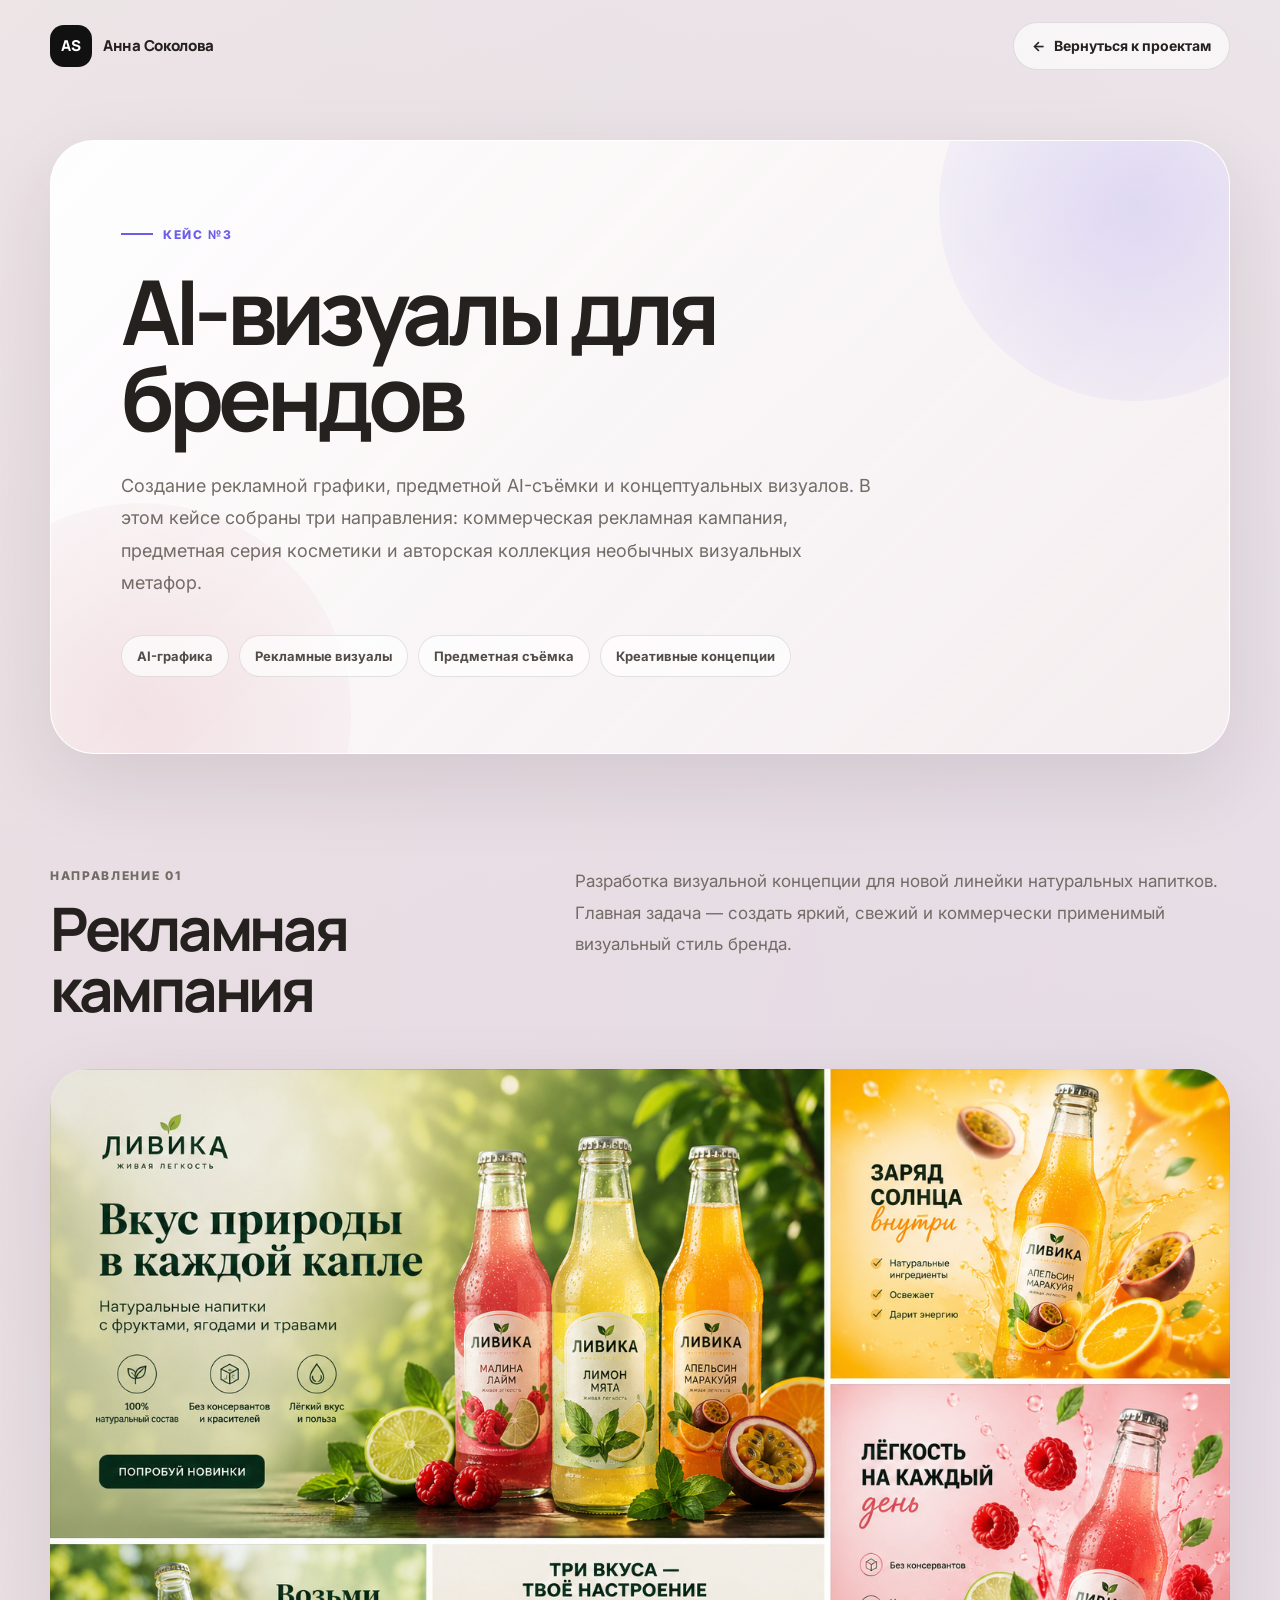
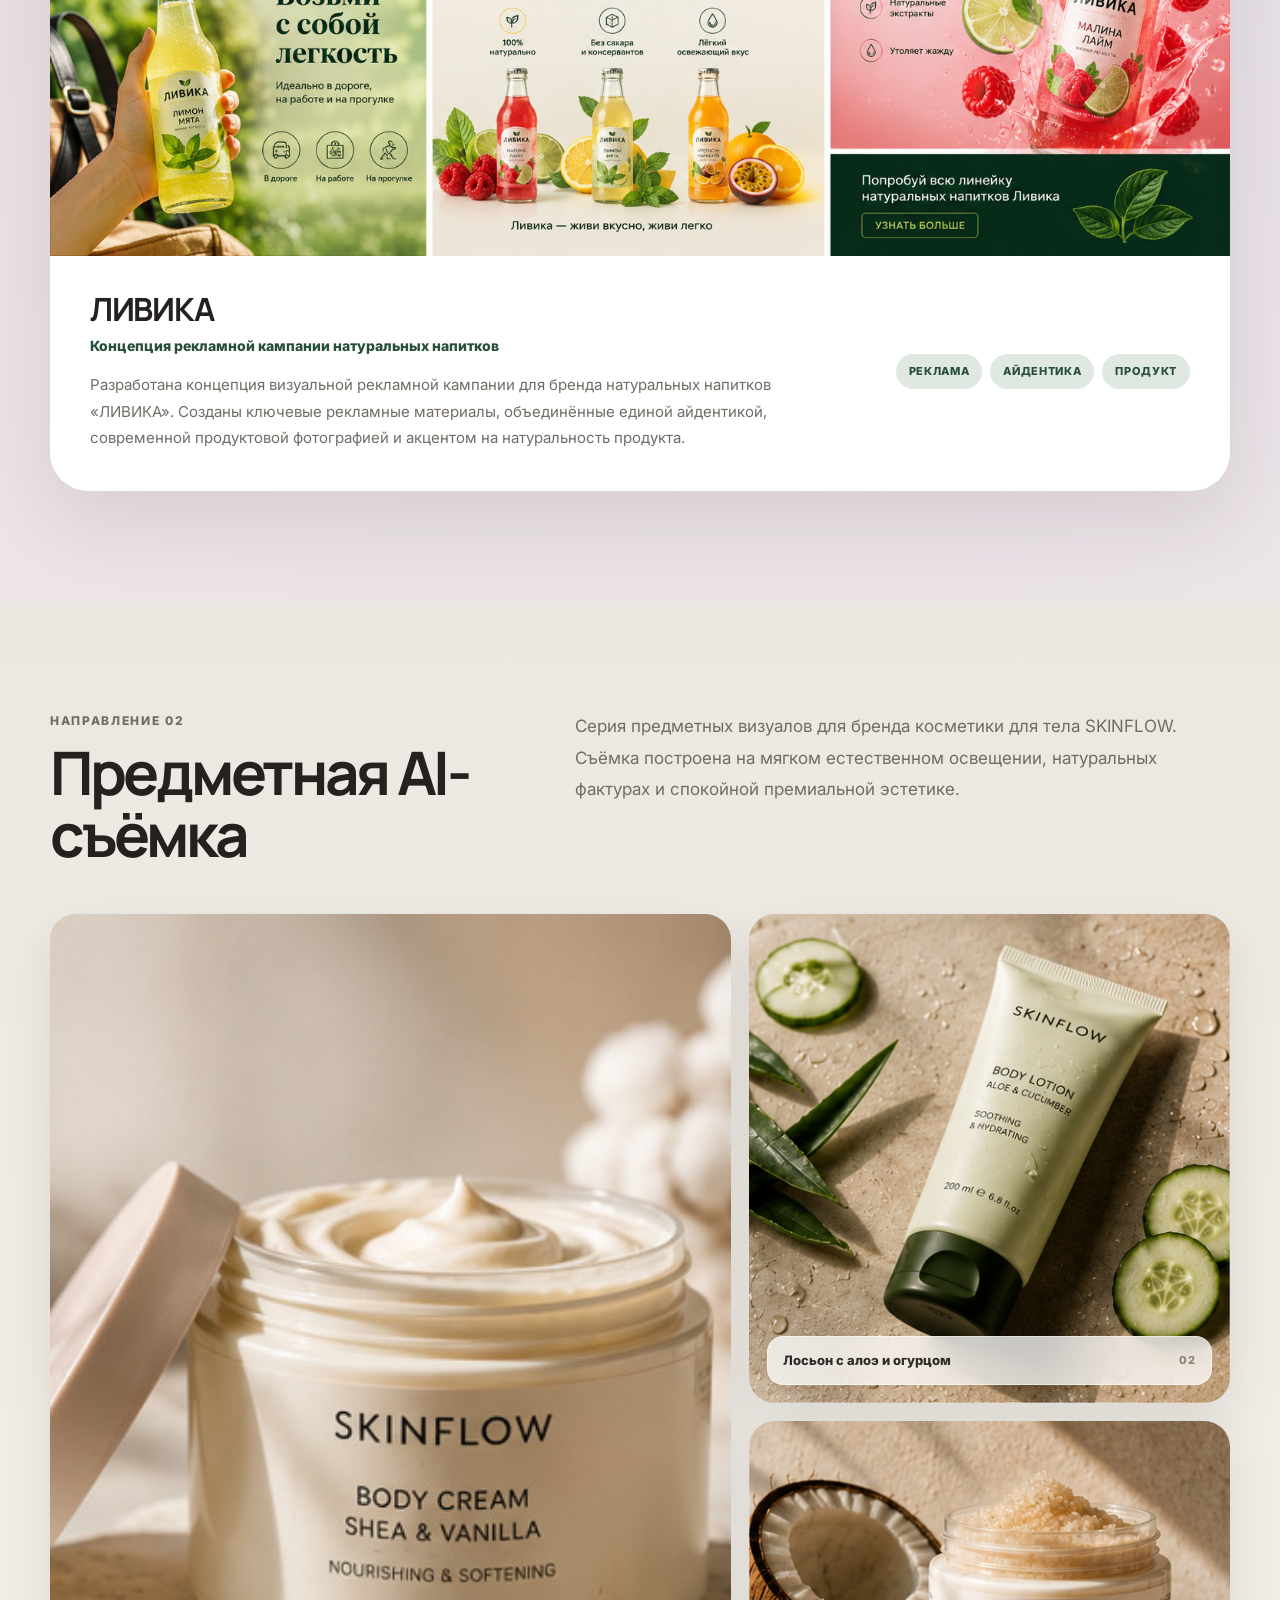
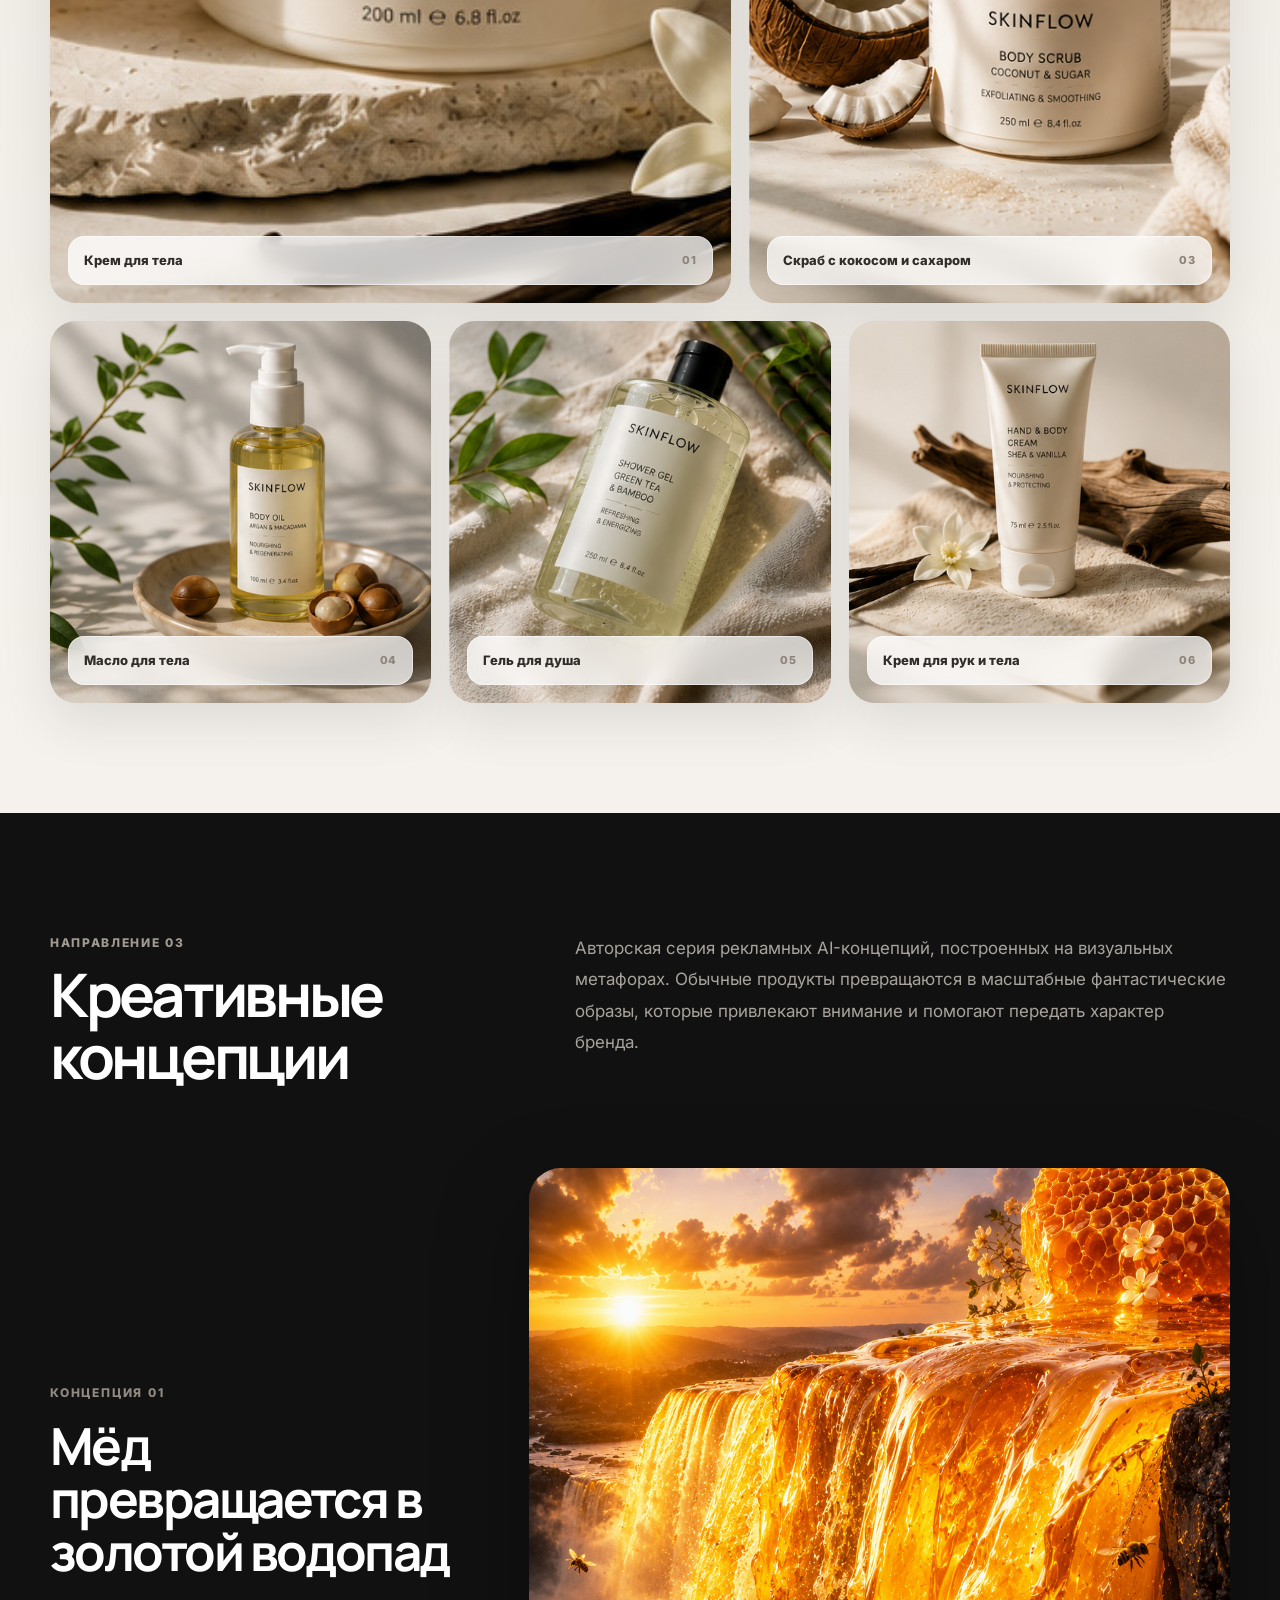
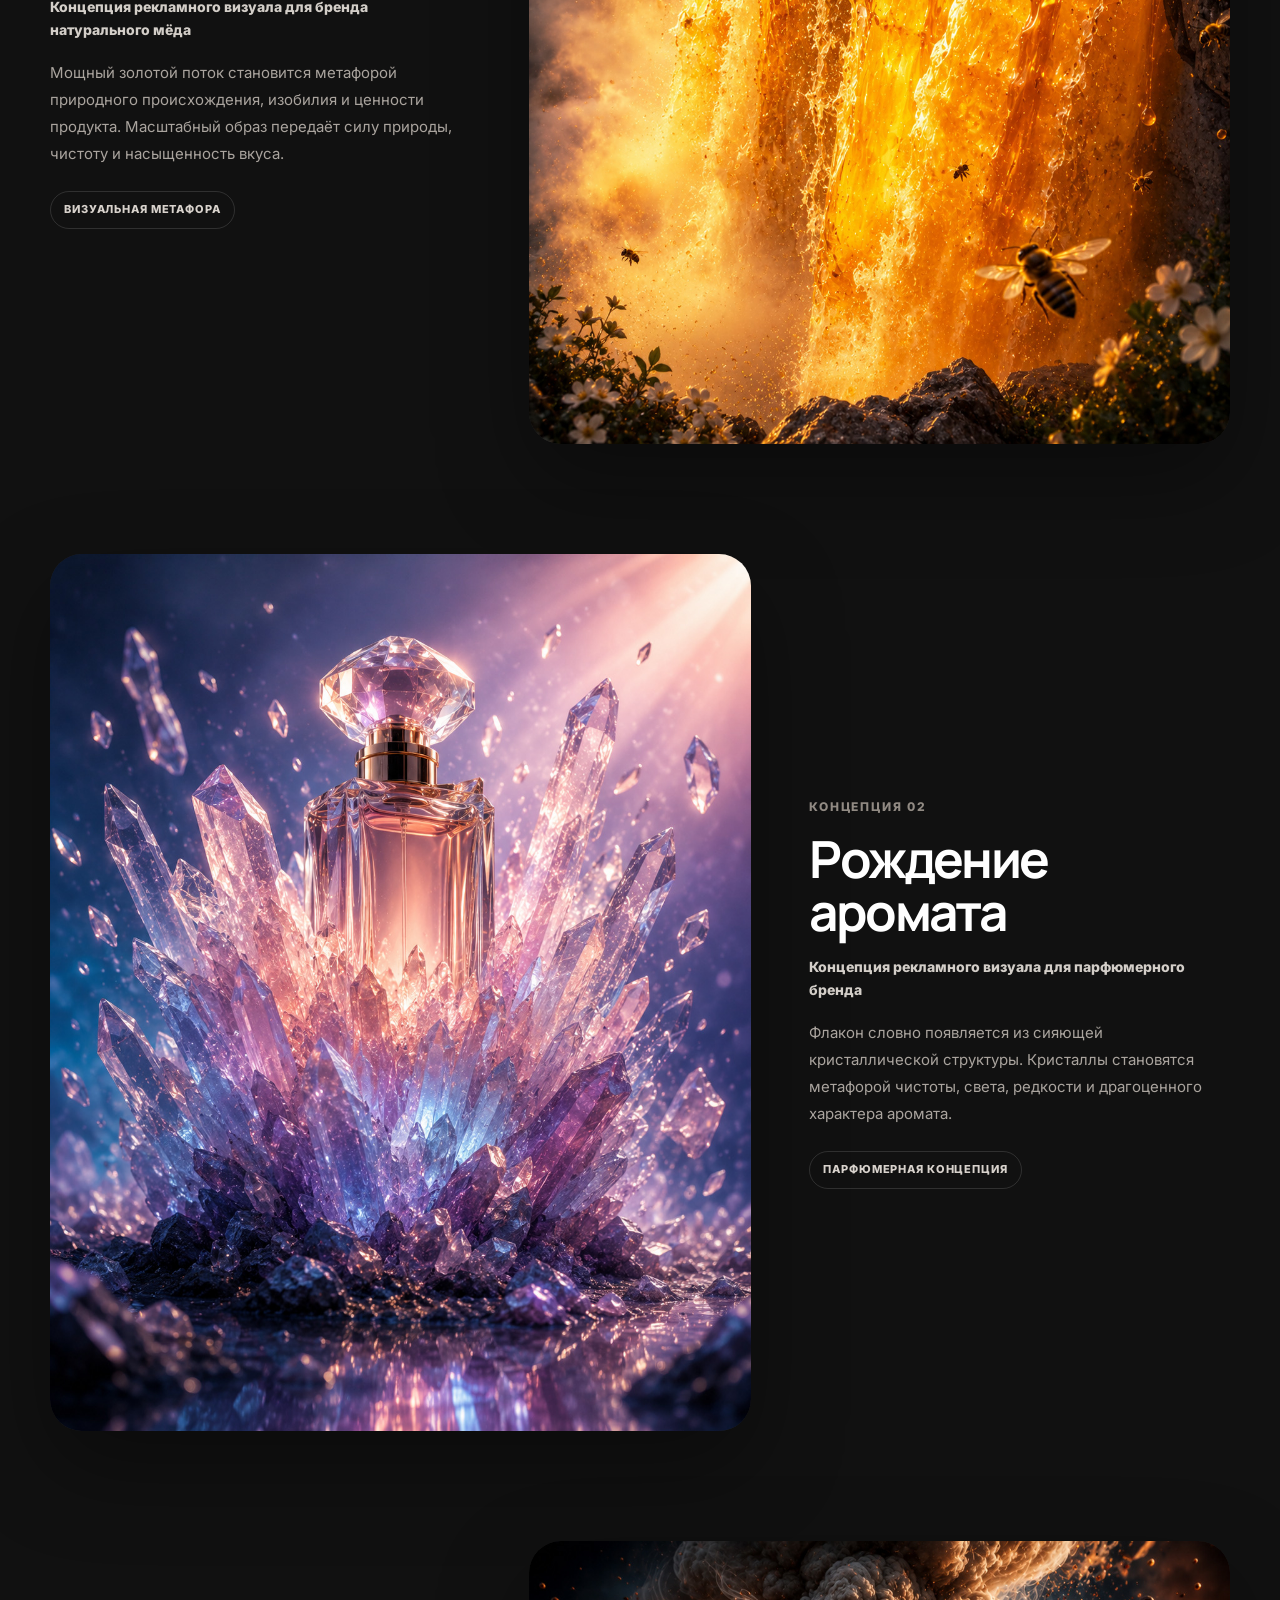
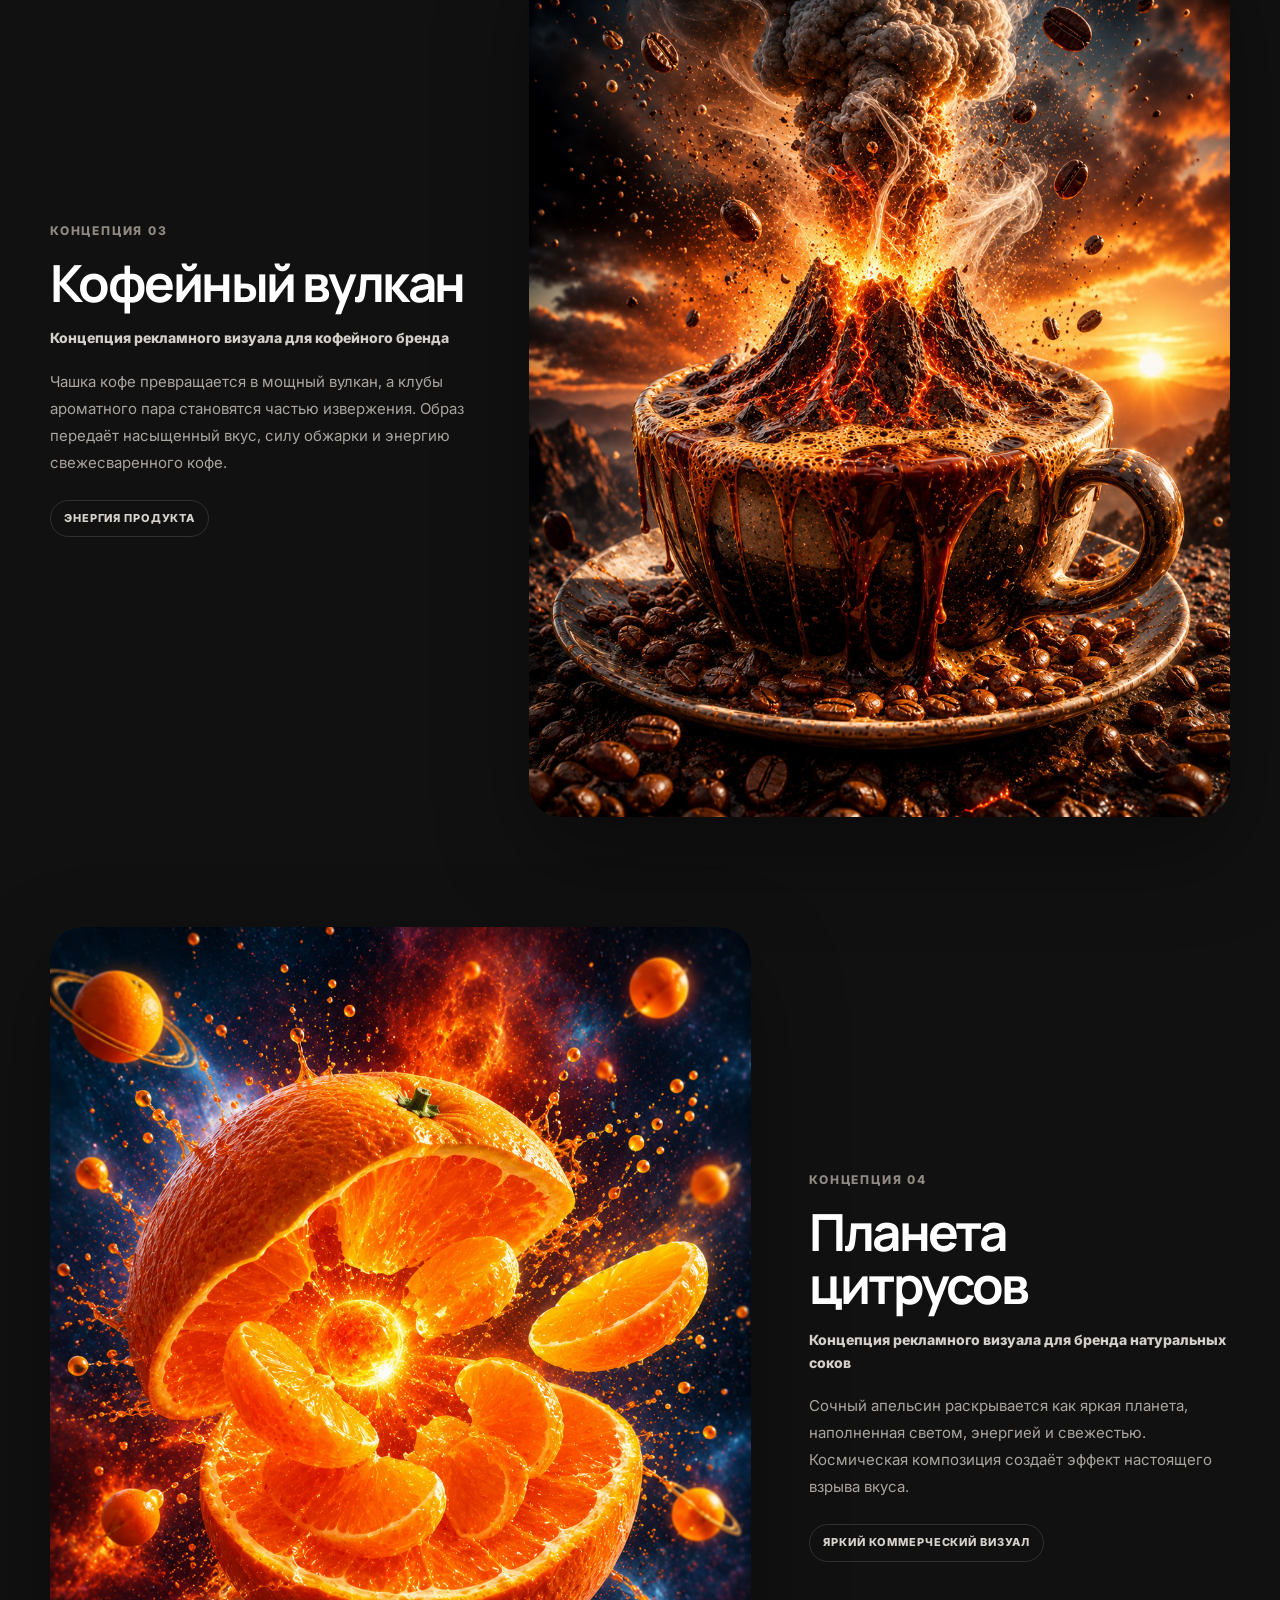
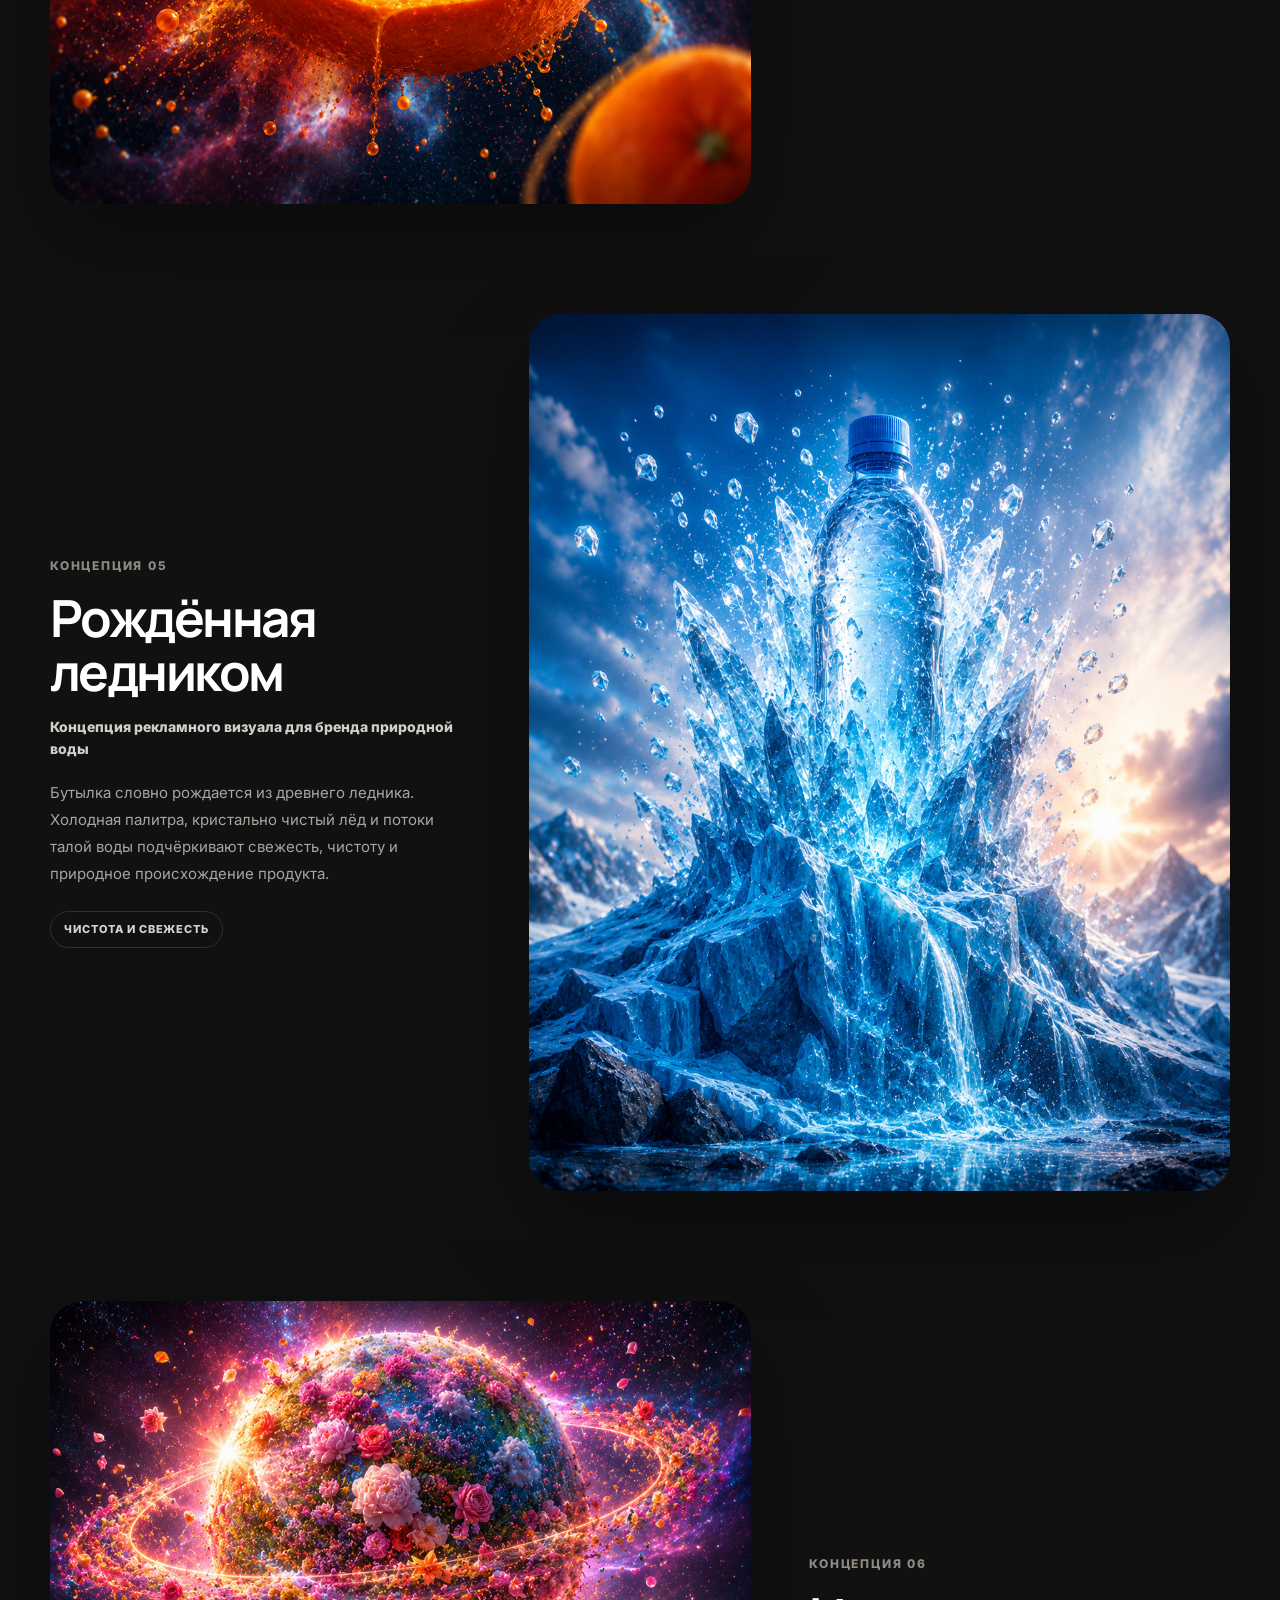
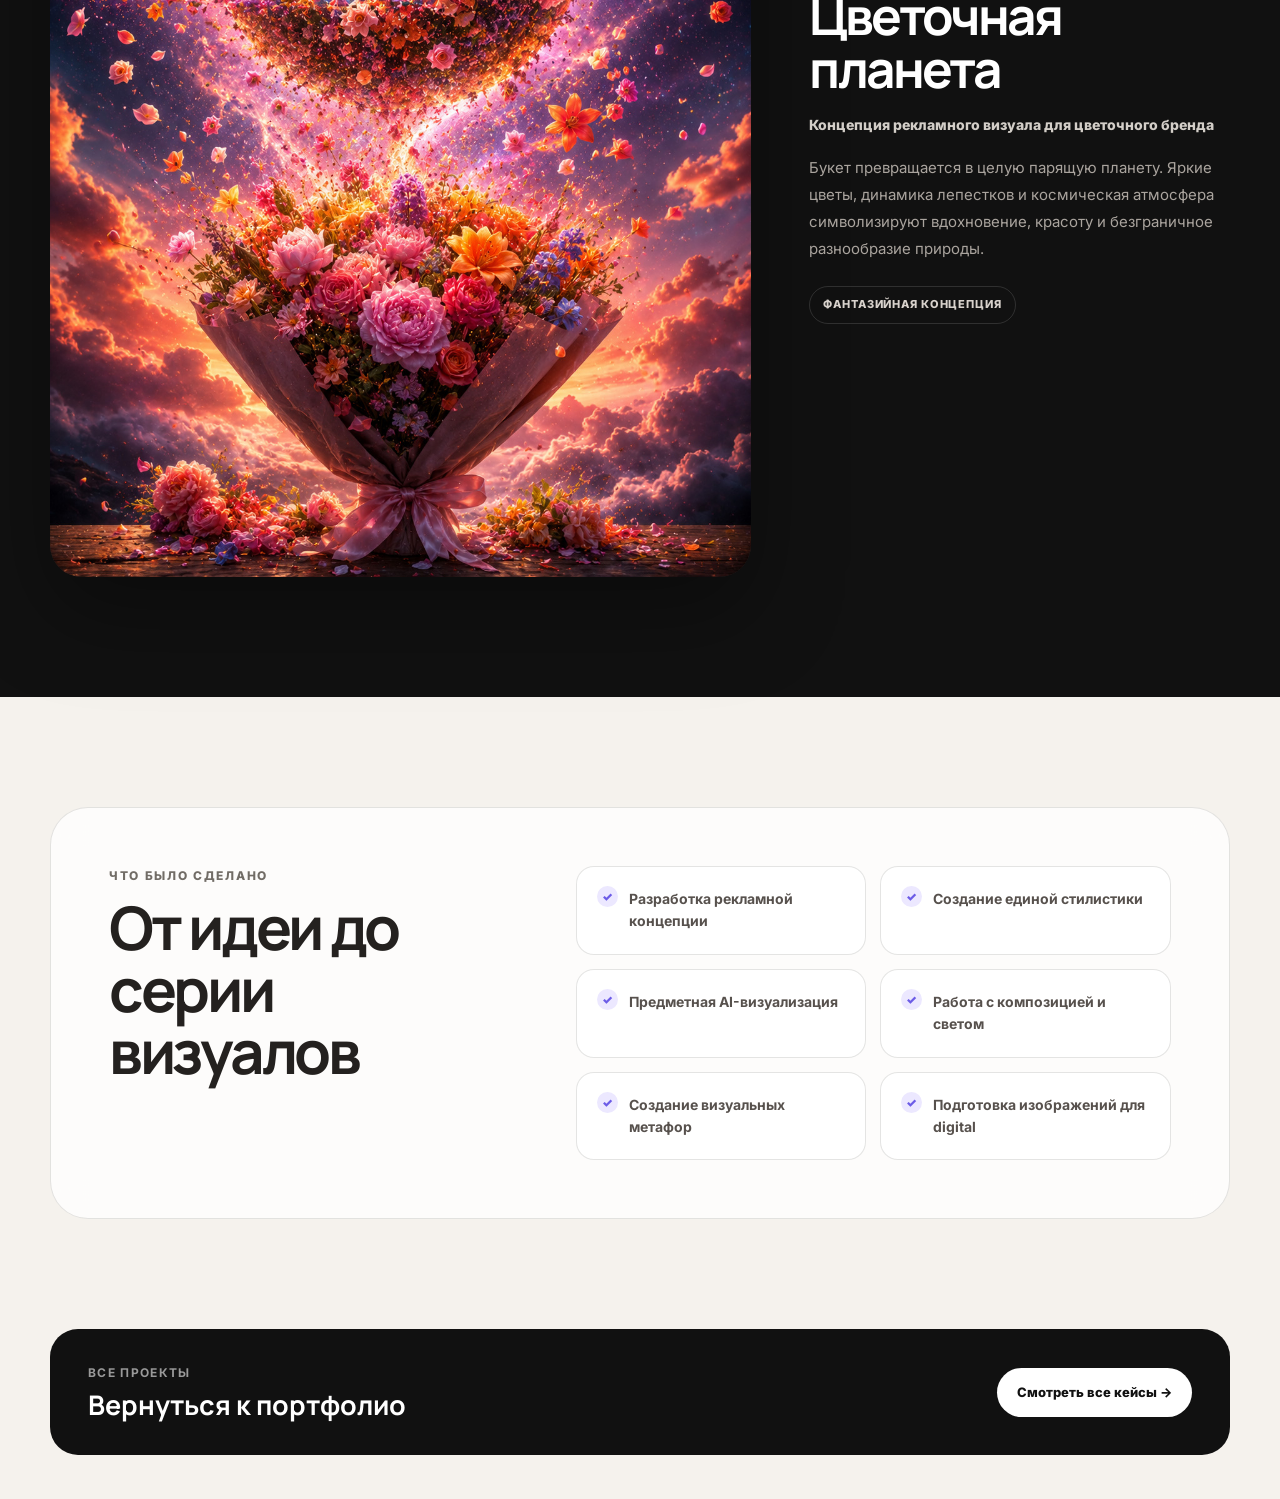
<file: projects/ai-visuals.html>
<!DOCTYPE html>
<html lang="ru">

<head>
    <meta charset="UTF-8">

    <meta name="viewport"
          content="width=device-width, initial-scale=1.0">

    <meta name="description"
          content="Кейс Анны Соколовой — рекламные AI-визуалы, предметная AI-съёмка и креативные концепции для брендов.">

    <title>AI-визуалы — Анна Соколова</title>

    <link rel="preconnect"
          href="https://fonts.googleapis.com">

    <link rel="preconnect"
          href="https://fonts.gstatic.com"
          crossorigin>

    <link href="https://fonts.googleapis.com/css2?family=Inter:wght@400;500;600;700;800&family=Manrope:wght@500;600;700;800&display=swap"
          rel="stylesheet">

    <style>
        :root {
            --background: #f5f2ed;
            --surface: #ffffff;
            --surface-soft: #ece8e1;

            --text: #24211f;
            --text-light: #716c66;
            --line: rgba(36, 33, 31, 0.12);

            --accent: #6c5ce7;
            --accent-soft: #ece8ff;

            --green: #284f3a;
            --green-soft: #dfe9e2;

            --rose: #c87988;
            --rose-soft: #f4e4e8;

            --dark: #111111;
            --dark-soft: #1d1d1d;

            --radius-large: 38px;
            --radius-medium: 24px;

            --shadow:
                0 28px 80px rgba(44, 38, 33, 0.11);
        }

        * {
            margin: 0;
            padding: 0;
            box-sizing: border-box;
        }

        html {
            scroll-behavior: smooth;
        }

        body {
            min-width: 320px;
            overflow-x: hidden;

            background:
                radial-gradient(
                    circle at 10% 10%,
                    rgba(200, 121, 136, 0.10),
                    transparent 28%
                ),
                radial-gradient(
                    circle at 90% 10%,
                    rgba(108, 92, 231, 0.10),
                    transparent 28%
                ),
                var(--background);

            color: var(--text);

            font-family:
                "Inter",
                Arial,
                sans-serif;

            line-height: 1.6;
        }

        img {
            display: block;
            width: 100%;
        }

        a {
            color: inherit;
        }

        button,
        a {
            -webkit-tap-highlight-color: transparent;
        }

        .container {
            width: min(1180px, calc(100% - 40px));
            margin: 0 auto;
        }

        /* Header */

        .header {
            position: relative;
            z-index: 20;

            padding: 22px 0;
        }

        .header__inner {
            display: flex;
            align-items: center;
            justify-content: space-between;
            gap: 24px;
        }

        .logo {
            display: inline-flex;
            align-items: center;
            gap: 11px;

            color: var(--text);
            text-decoration: none;
        }

        .logo__mark {
            display: grid;
            place-items: center;

            width: 42px;
            height: 42px;

            border-radius: 14px;

            background: var(--dark);
            color: #ffffff;

            font-family: "Manrope", sans-serif;
            font-size: 15px;
            font-weight: 800;
        }

        .logo__text {
            font-family: "Manrope", sans-serif;
            font-size: 15px;
            font-weight: 800;
            letter-spacing: -0.02em;
        }

        .back-link {
            display: inline-flex;
            align-items: center;
            gap: 9px;

            padding: 12px 18px;

            border: 1px solid var(--line);
            border-radius: 999px;

            background: rgba(255, 255, 255, 0.65);
            backdrop-filter: blur(15px);

            color: var(--text);
            text-decoration: none;

            font-size: 14px;
            font-weight: 700;

            transition:
                transform 0.25s ease,
                background 0.25s ease,
                border-color 0.25s ease;
        }

        .back-link:hover {
            transform: translateY(-2px);
            background: #ffffff;
            border-color: rgba(36, 33, 31, 0.23);
        }

        /* Hero */

        .hero {
            padding: 48px 0 92px;
        }

        .hero__card {
            position: relative;
            overflow: hidden;

            padding: 76px 70px;

            border: 1px solid rgba(255, 255, 255, 0.9);
            border-radius: 44px;

            background:
                linear-gradient(
                    135deg,
                    rgba(255, 255, 255, 0.95),
                    rgba(246, 239, 241, 0.88)
                );

            box-shadow: var(--shadow);
        }

        .hero__card::before {
            content: "";

            position: absolute;
            right: -100px;
            top: -130px;

            width: 390px;
            height: 390px;

            border-radius: 50%;

            background:
                radial-gradient(
                    circle,
                    rgba(108, 92, 231, 0.18),
                    rgba(108, 92, 231, 0)
                );
        }

        .hero__card::after {
            content: "";

            position: absolute;
            left: -120px;
            bottom: -170px;

            width: 420px;
            height: 420px;

            border-radius: 50%;

            background:
                radial-gradient(
                    circle,
                    rgba(200, 121, 136, 0.18),
                    rgba(200, 121, 136, 0)
                );
        }

        .hero__content {
            position: relative;
            z-index: 2;

            max-width: 900px;
        }

        .eyebrow {
            display: inline-flex;
            align-items: center;
            gap: 10px;

            margin-bottom: 24px;

            color: var(--accent);

            font-size: 12px;
            font-weight: 800;
            letter-spacing: 0.14em;
            text-transform: uppercase;
        }

        .eyebrow::before {
            content: "";

            width: 32px;
            height: 2px;

            background: currentColor;
        }

        .hero h1 {
            max-width: 900px;

            font-family: "Manrope", sans-serif;
            font-size: clamp(50px, 7vw, 92px);
            line-height: 0.96;
            letter-spacing: -0.065em;
        }

        .hero__description {
            max-width: 760px;

            margin-top: 30px;

            color: var(--text-light);

            font-size: 18px;
            line-height: 1.8;
        }

        .hero__chips {
            display: flex;
            flex-wrap: wrap;
            gap: 10px;

            margin-top: 35px;
        }

        .hero-chip {
            padding: 10px 15px;

            border: 1px solid var(--line);
            border-radius: 999px;

            background: rgba(255, 255, 255, 0.65);

            color: #514c48;

            font-size: 13px;
            font-weight: 700;
        }

        /* General section */

        .section {
            padding: 20px 0 110px;
        }

        .section-heading {
            display: grid;
            grid-template-columns: 0.82fr 1.18fr;
            gap: 70px;
            align-items: start;

            margin-bottom: 48px;
        }

        .section-label {
            color: var(--text-light);

            font-size: 12px;
            font-weight: 800;
            letter-spacing: 0.14em;
            text-transform: uppercase;
        }

        .section-title {
            margin-top: 12px;

            font-family: "Manrope", sans-serif;
            font-size: clamp(38px, 5vw, 60px);
            line-height: 1.03;
            letter-spacing: -0.055em;
        }

        .section-description {
            color: var(--text-light);

            font-size: 17px;
            line-height: 1.85;
        }

        /* Advertising */

        .advertising-card {
            overflow: hidden;

            border-radius: var(--radius-large);

            background: #ffffff;

            box-shadow: var(--shadow);
        }

        .advertising-card__image {
            overflow: hidden;
        }

        .advertising-card__image img {
            transition: transform 0.7s ease;
        }

        .advertising-card:hover .advertising-card__image img {
            transform: scale(1.025);
        }

        .advertising-card__content {
            display: grid;
            grid-template-columns: 1fr auto;
            gap: 32px;
            align-items: center;

            padding: 36px 40px 40px;
        }

        .advertising-card__title {
            font-family: "Manrope", sans-serif;
            font-size: 32px;
            line-height: 1.1;
            letter-spacing: -0.04em;
        }

        .advertising-card__subtitle {
            margin-top: 8px;

            color: var(--green);
            font-size: 14px;
            font-weight: 800;
        }

        .advertising-card__text {
            max-width: 760px;

            margin-top: 15px;

            color: var(--text-light);

            font-size: 15px;
            line-height: 1.75;
        }

        .tag-list {
            display: flex;
            flex-wrap: wrap;
            gap: 8px;
        }

        .tag {
            padding: 9px 13px;

            border-radius: 999px;

            background: var(--green-soft);
            color: var(--green);

            font-size: 11px;
            font-weight: 800;
            letter-spacing: 0.06em;
            text-transform: uppercase;
        }

        /* Product photography */

        .product-section {
            padding: 110px 0;

            background:
                linear-gradient(
                    180deg,
                    #ece8e1 0%,
                    #f5f2ed 100%
                );
        }

        .product-grid {
            display: grid;
            grid-template-columns: repeat(12, minmax(0, 1fr));
            gap: 18px;
        }

        .product-card {
            position: relative;
            overflow: hidden;

            min-height: 340px;

            border-radius: 26px;

            background: #ddd5ca;

            box-shadow:
                0 20px 50px rgba(38, 32, 27, 0.10);
        }

        .product-card:nth-child(1) {
            grid-column: span 7;
            grid-row: span 2;
        }

        .product-card:nth-child(2) {
            grid-column: span 5;
        }

        .product-card:nth-child(3) {
            grid-column: span 5;
        }

        .product-card:nth-child(4) {
            grid-column: span 4;
        }

        .product-card:nth-child(5) {
            grid-column: span 4;
        }

        .product-card:nth-child(6) {
            grid-column: span 4;
        }

        .product-card img {
            width: 100%;
            height: 100%;

            object-fit: cover;

            transition: transform 0.7s ease;
        }

        .product-card:hover img {
            transform: scale(1.045);
        }

        .product-card__caption {
            position: absolute;
            left: 18px;
            right: 18px;
            bottom: 18px;

            display: flex;
            align-items: center;
            justify-content: space-between;
            gap: 15px;

            padding: 13px 15px;

            border: 1px solid rgba(255, 255, 255, 0.48);
            border-radius: 16px;

            background: rgba(255, 255, 255, 0.76);
            backdrop-filter: blur(13px);

            color: #302c29;

            font-size: 13px;
            font-weight: 800;
        }

        .product-card__number {
            color: #8e8379;

            font-size: 11px;
            letter-spacing: 0.08em;
        }

        /* Creative concepts */

        .creative-section {
            padding: 120px 0;

            background: var(--dark);
            color: #ffffff;
        }

        .creative-section .section-label {
            color: #a09a93;
        }

        .creative-section .section-description {
            color: #a9a39d;
        }

        .creative-intro {
            margin-bottom: 80px;
        }

        .creative-item {
            display: grid;
            grid-template-columns: minmax(0, 1.25fr) minmax(310px, 0.75fr);
            gap: 58px;
            align-items: center;

            margin-bottom: 110px;
        }

        .creative-item:nth-child(even) {
            grid-template-columns: minmax(310px, 0.75fr) minmax(0, 1.25fr);
        }

        .creative-item:nth-child(even) .creative-item__image {
            order: 2;
        }

        .creative-item:nth-child(even) .creative-item__content {
            order: 1;
        }

        .creative-item:last-child {
            margin-bottom: 0;
        }

        .creative-item__image {
            overflow: hidden;

            border-radius: 32px;

            background: #242424;

            box-shadow:
                0 35px 90px rgba(0, 0, 0, 0.35);
        }

        .creative-item__image img {
            width: 100%;
            aspect-ratio: 4 / 5;

            object-fit: cover;

            transition:
                transform 0.8s ease,
                filter 0.8s ease;
        }

        .creative-item:hover .creative-item__image img {
            transform: scale(1.03);
        }

        .creative-item__number {
            color: #918a83;

            font-size: 12px;
            font-weight: 800;
            letter-spacing: 0.15em;
            text-transform: uppercase;
        }

        .creative-item__title {
            margin-top: 16px;

            font-family: "Manrope", sans-serif;
            font-size: clamp(34px, 4vw, 56px);
            line-height: 1.04;
            letter-spacing: -0.05em;
        }

        .creative-item__subtitle {
            margin-top: 18px;

            color: #d3cec8;

            font-size: 14px;
            font-weight: 800;
        }

        .creative-item__text {
            margin-top: 18px;

            color: #aaa49e;

            font-size: 15px;
            line-height: 1.8;
        }

        .creative-item__tag {
            display: inline-flex;

            margin-top: 24px;
            padding: 9px 13px;

            border: 1px solid rgba(255, 255, 255, 0.13);
            border-radius: 999px;

            color: #d8d2cc;

            font-size: 11px;
            font-weight: 800;
            letter-spacing: 0.08em;
            text-transform: uppercase;
        }

        /* Skills */

        .skills {
            padding: 110px 0;
        }

        .skills__card {
            display: grid;
            grid-template-columns: 0.8fr 1.2fr;
            gap: 70px;

            padding: 58px;

            border: 1px solid var(--line);
            border-radius: var(--radius-large);

            background: rgba(255, 255, 255, 0.76);
            backdrop-filter: blur(16px);
        }

        .skills__list {
            display: grid;
            grid-template-columns: repeat(2, minmax(0, 1fr));
            gap: 14px;
        }

        .skill-item {
            position: relative;

            padding: 21px 22px 21px 52px;

            border: 1px solid var(--line);
            border-radius: 18px;

            background: #ffffff;

            color: #57514d;

            font-size: 14px;
            font-weight: 700;
        }

        .skill-item::before {
            content: "✓";

            position: absolute;
            left: 20px;
            top: 19px;

            display: grid;
            place-items: center;

            width: 21px;
            height: 21px;

            border-radius: 50%;

            background: var(--accent-soft);
            color: var(--accent);

            font-size: 12px;
            font-weight: 900;
        }

        /* Bottom */

        .bottom-nav {
            padding-bottom: 44px;
        }

        .bottom-nav__card {
            display: flex;
            align-items: center;
            justify-content: space-between;
            gap: 25px;

            padding: 34px 38px;

            border-radius: 28px;

            background: var(--dark);
            color: #ffffff;
        }

        .bottom-nav__small {
            color: #999999;

            font-size: 12px;
            font-weight: 700;
            letter-spacing: 0.11em;
            text-transform: uppercase;
        }

        .bottom-nav h2 {
            margin-top: 6px;

            font-family: "Manrope", sans-serif;
            font-size: 27px;
            line-height: 1.2;
        }

        .bottom-nav__link {
            flex-shrink: 0;

            padding: 14px 20px;

            border-radius: 999px;

            background: #ffffff;
            color: var(--dark);

            text-decoration: none;

            font-size: 13px;
            font-weight: 800;

            transition: transform 0.25s ease;
        }

        .bottom-nav__link:hover {
            transform: translateY(-2px);
        }

        /* Reveal */

        .reveal {
            opacity: 0;
            transform: translateY(30px);

            transition:
                opacity 0.75s ease,
                transform 0.75s ease;
        }

        .reveal.is-visible {
            opacity: 1;
            transform: translateY(0);
        }

        /* Responsive */

        @media (max-width: 980px) {
            .section-heading,
            .skills__card {
                grid-template-columns: 1fr;
                gap: 34px;
            }

            .creative-item,
            .creative-item:nth-child(even) {
                grid-template-columns: 1fr;
                gap: 34px;
            }

            .creative-item:nth-child(even) .creative-item__image,
            .creative-item:nth-child(even) .creative-item__content {
                order: initial;
            }

            .creative-item__content {
                max-width: 760px;
            }

            .product-card:nth-child(1),
            .product-card:nth-child(2),
            .product-card:nth-child(3),
            .product-card:nth-child(4),
            .product-card:nth-child(5),
            .product-card:nth-child(6) {
                grid-column: span 6;
                grid-row: auto;
            }

            .advertising-card__content {
                grid-template-columns: 1fr;
            }

            .tag-list {
                justify-content: flex-start;
            }
        }

        @media (max-width: 650px) {
            .container {
                width: min(100% - 24px, 1180px);
            }

            .header {
                padding: 14px 0;
            }

            .logo__text {
                display: none;
            }

            .back-link {
                padding: 10px 14px;
                font-size: 12px;
            }

            .hero {
                padding: 28px 0 66px;
            }

            .hero__card {
                padding: 40px 24px;
                border-radius: 29px;
            }

            .hero__description {
                font-size: 16px;
                line-height: 1.72;
            }

            .section {
                padding-bottom: 78px;
            }

            .section-heading {
                margin-bottom: 34px;
            }

            .advertising-card {
                border-radius: 25px;
            }

            .advertising-card__content {
                padding: 28px 22px 30px;
            }

            .advertising-card__title {
                font-size: 27px;
            }

            .product-section {
                padding: 78px 0;
            }

            .product-grid {
                grid-template-columns: 1fr;
                gap: 14px;
            }

            .product-card:nth-child(1),
            .product-card:nth-child(2),
            .product-card:nth-child(3),
            .product-card:nth-child(4),
            .product-card:nth-child(5),
            .product-card:nth-child(6) {
                grid-column: auto;
            }

            .product-card {
                min-height: 390px;
                border-radius: 22px;
            }

            .creative-section {
                padding: 82px 0;
            }

            .creative-intro {
                margin-bottom: 55px;
            }

            .creative-item {
                margin-bottom: 78px;
            }

            .creative-item__image {
                border-radius: 24px;
            }

            .skills {
                padding: 78px 0;
            }

            .skills__card {
                padding: 32px 22px;
                border-radius: 26px;
            }

            .skills__list {
                grid-template-columns: 1fr;
            }

            .bottom-nav__card {
                align-items: flex-start;
                flex-direction: column;

                padding: 28px 24px;
            }

            .bottom-nav__link {
                width: 100%;
                text-align: center;
            }
        }

        @media (prefers-reduced-motion: reduce) {
            html {
                scroll-behavior: auto;
            }

            .reveal {
                opacity: 1;
                transform: none;
                transition: none;
            }

            * {
                animation: none !important;
            }
        }
        @media (max-width: 650px) {
  .hero h1 {
    font-size: clamp(42px, 13vw, 58px);
    line-height: 1;
  }

  .section-title {
    font-size: clamp(36px, 11vw, 46px);
  }

  .creative-item__title {
    font-size: clamp(30px, 9vw, 40px);
  }

  .product-card {
    min-height: 360px;
  }
}

@media (max-width: 380px) {
  .hero__card {
    padding: 36px 20px;
  }

  .advertising-card__content {
    padding: 24px 18px 26px;
  }

  .product-card__caption {
    left: 12px;
    right: 12px;
    bottom: 12px;
    padding: 11px 12px;
    font-size: 12px;
  }

  .skills__card {
    padding: 28px 18px;
  }
}
    </style>

    <link rel="icon" href="../favicon.ico">
</head>

<body>

    <header class="header">

        <div class="container header__inner">

            <a href="../index.html"
               class="logo"
               aria-label="Вернуться на главную страницу">

                <span class="logo__mark">
                    AS
                </span>

                <span class="logo__text">
                    Анна Соколова
                </span>

            </a>

            <a href="../index.html#projects"
               class="back-link">

                <span>←</span>

                Вернуться к проектам

            </a>

        </div>

    </header>


    <main>

        <!-- HERO -->

        <section class="hero">

            <div class="container">

                <div class="hero__card reveal">

                    <div class="hero__content">

                        <div class="eyebrow">
                            Кейс №3
                        </div>

                        <h1>
                            AI-визуалы
                            для брендов
                        </h1>

                        <p class="hero__description">
                            Создание рекламной графики, предметной
                            AI-съёмки и концептуальных визуалов.
                            В этом кейсе собраны три направления:
                            коммерческая рекламная кампания,
                            предметная серия косметики и авторская
                            коллекция необычных визуальных метафор.
                        </p>

                        <div class="hero__chips">

                            <span class="hero-chip">
                                AI-графика
                            </span>

                            <span class="hero-chip">
                                Рекламные визуалы
                            </span>

                            <span class="hero-chip">
                                Предметная съёмка
                            </span>

                            <span class="hero-chip">
                                Креативные концепции
                            </span>

                        </div>

                    </div>

                </div>

            </div>

        </section>


        <!-- ADVERTISING -->

        <section class="section">

            <div class="container">

                <div class="section-heading reveal">

                    <div>

                        <div class="section-label">
                            Направление 01
                        </div>

                        <h2 class="section-title">
                            Рекламная
                            кампания
                        </h2>

                    </div>

                    <div class="section-description">

                        <p>
                            Разработка визуальной концепции для новой
                            линейки натуральных напитков. Главная задача —
                            создать яркий, свежий и коммерчески применимый
                            визуальный стиль бренда.
                        </p>

                    </div>

                </div>


                <article class="advertising-card reveal">

                    <div class="advertising-card__image">

                        <img src="../assets/ai-visuals/advertising/advertising-livika-campaign.jpg"
                             alt="Рекламная кампания натуральных напитков ЛИВИКА">

                    </div>

                    <div class="advertising-card__content">

                        <div>

                            <h3 class="advertising-card__title">
                                ЛИВИКА
                            </h3>

                            <div class="advertising-card__subtitle">
                                Концепция рекламной кампании натуральных напитков
                            </div>

                            <p class="advertising-card__text">
                                Разработана концепция визуальной рекламной
                                кампании для бренда натуральных напитков
                                «ЛИВИКА». Созданы ключевые рекламные материалы,
                                объединённые единой айдентикой, современной
                                продуктовой фотографией и акцентом
                                на натуральность продукта.
                            </p>

                        </div>

                        <div class="tag-list">

                            <span class="tag">
                                Реклама
                            </span>

                            <span class="tag">
                                Айдентика
                            </span>

                            <span class="tag">
                                Продукт
                            </span>

                        </div>

                    </div>

                </article>

            </div>

        </section>


        <!-- PRODUCT -->

        <section class="product-section">

            <div class="container">

                <div class="section-heading reveal">

                    <div>

                        <div class="section-label">
                            Направление 02
                        </div>

                        <h2 class="section-title">
                            Предметная
                            AI-съёмка
                        </h2>

                    </div>

                    <div class="section-description">

                        <p>
                            Серия предметных визуалов для бренда косметики
                            для тела SKINFLOW. Съёмка построена на мягком
                            естественном освещении, натуральных фактурах
                            и спокойной премиальной эстетике.
                        </p>

                    </div>

                </div>


                <div class="product-grid">

                    <article class="product-card reveal">

                        <img src="../assets/ai-visuals/product/product-body-cream.jpg"
                             alt="Крем для тела SKINFLOW">

                        <div class="product-card__caption">

                            <span>
                                Крем для тела
                            </span>

                            <span class="product-card__number">
                                01
                            </span>

                        </div>

                    </article>


                    <article class="product-card reveal">

                        <img src="../assets/ai-visuals/product/product-body-lotion.jpg"
                             alt="Лосьон для тела с алоэ и огурцом SKINFLOW">

                        <div class="product-card__caption">

                            <span>
                                Лосьон с алоэ и огурцом
                            </span>

                            <span class="product-card__number">
                                02
                            </span>

                        </div>

                    </article>


                    <article class="product-card reveal">

                        <img src="../assets/ai-visuals/product/product-body-scrub.jpg"
                             alt="Скраб для тела с кокосом и сахаром SKINFLOW">

                        <div class="product-card__caption">

                            <span>
                                Скраб с кокосом и сахаром
                            </span>

                            <span class="product-card__number">
                                03
                            </span>

                        </div>

                    </article>


                    <article class="product-card reveal">

                        <img src="../assets/ai-visuals/product/product-body-oil.jpg"
                             alt="Масло для тела SKINFLOW">

                        <div class="product-card__caption">

                            <span>
                                Масло для тела
                            </span>

                            <span class="product-card__number">
                                04
                            </span>

                        </div>

                    </article>


                    <article class="product-card reveal">

                        <img src="../assets/ai-visuals/product/product-shower-gel.jpg"
                             alt="Гель для душа SKINFLOW">

                        <div class="product-card__caption">

                            <span>
                                Гель для душа
                            </span>

                            <span class="product-card__number">
                                05
                            </span>

                        </div>

                    </article>


                    <article class="product-card reveal">

                        <img src="../assets/ai-visuals/product/product-hand-body-cream.jpg"
                             alt="Крем для рук и тела SKINFLOW">

                        <div class="product-card__caption">

                            <span>
                                Крем для рук и тела
                            </span>

                            <span class="product-card__number">
                                06
                            </span>

                        </div>

                    </article>

                </div>

            </div>

        </section>


        <!-- CREATIVE -->

        <section class="creative-section">

            <div class="container">

                <div class="section-heading creative-intro reveal">

                    <div>

                        <div class="section-label">
                            Направление 03
                        </div>

                        <h2 class="section-title">
                            Креативные
                            концепции
                        </h2>

                    </div>

                    <div class="section-description">

                        <p>
                            Авторская серия рекламных AI-концепций,
                            построенных на визуальных метафорах.
                            Обычные продукты превращаются в масштабные
                            фантастические образы, которые привлекают
                            внимание и помогают передать характер бренда.
                        </p>

                    </div>

                </div>


                <!-- 01 HONEY -->

                <article class="creative-item reveal">

                    <div class="creative-item__image">

                        <img src="../assets/ai-visuals/creative/creative-honey-waterfall.jpg"
                             alt="Мёд превращается в золотой водопад">

                    </div>

                    <div class="creative-item__content">

                        <div class="creative-item__number">
                            Концепция 01
                        </div>

                        <h3 class="creative-item__title">
                            Мёд превращается
                            в золотой водопад
                        </h3>

                        <div class="creative-item__subtitle">
                            Концепция рекламного визуала для бренда натурального мёда
                        </div>

                        <p class="creative-item__text">
                            Мощный золотой поток становится метафорой
                            природного происхождения, изобилия и ценности
                            продукта. Масштабный образ передаёт силу природы,
                            чистоту и насыщенность вкуса.
                        </p>

                        <span class="creative-item__tag">
                            Визуальная метафора
                        </span>

                    </div>

                </article>


                <!-- 02 PERFUME -->

                <article class="creative-item reveal">

                    <div class="creative-item__image">

                        <img src="../assets/ai-visuals/creative/creative-perfume-crystals.jpg"
                             alt="Флакон духов рождается из кристаллов">

                    </div>

                    <div class="creative-item__content">

                        <div class="creative-item__number">
                            Концепция 02
                        </div>

                        <h3 class="creative-item__title">
                            Рождение
                            аромата
                        </h3>

                        <div class="creative-item__subtitle">
                            Концепция рекламного визуала для парфюмерного бренда
                        </div>

                        <p class="creative-item__text">
                            Флакон словно появляется из сияющей
                            кристаллической структуры. Кристаллы становятся
                            метафорой чистоты, света, редкости
                            и драгоценного характера аромата.
                        </p>

                        <span class="creative-item__tag">
                            Парфюмерная концепция
                        </span>

                    </div>

                </article>


                <!-- 03 COFFEE -->

                <article class="creative-item reveal">

                    <div class="creative-item__image">

                        <img src="../assets/ai-visuals/creative/creative-coffee-volcano.jpg"
                             alt="Чашка кофе превращается в вулкан">

                    </div>

                    <div class="creative-item__content">

                        <div class="creative-item__number">
                            Концепция 03
                        </div>

                        <h3 class="creative-item__title">
                            Кофейный
                            вулкан
                        </h3>

                        <div class="creative-item__subtitle">
                            Концепция рекламного визуала для кофейного бренда
                        </div>

                        <p class="creative-item__text">
                            Чашка кофе превращается в мощный вулкан,
                            а клубы ароматного пара становятся частью
                            извержения. Образ передаёт насыщенный вкус,
                            силу обжарки и энергию свежесваренного кофе.
                        </p>

                        <span class="creative-item__tag">
                            Энергия продукта
                        </span>

                    </div>

                </article>


                <!-- 04 ORANGE -->

                <article class="creative-item reveal">

                    <div class="creative-item__image">

                        <img src="../assets/ai-visuals/creative/creative-orange-planet.jpg"
                             alt="Апельсин раскрывается как планета">

                    </div>

                    <div class="creative-item__content">

                        <div class="creative-item__number">
                            Концепция 04
                        </div>

                        <h3 class="creative-item__title">
                            Планета
                            цитрусов
                        </h3>

                        <div class="creative-item__subtitle">
                            Концепция рекламного визуала для бренда натуральных соков
                        </div>

                        <p class="creative-item__text">
                            Сочный апельсин раскрывается как яркая планета,
                            наполненная светом, энергией и свежестью.
                            Космическая композиция создаёт эффект
                            настоящего взрыва вкуса.
                        </p>

                        <span class="creative-item__tag">
                            Яркий коммерческий визуал
                        </span>

                    </div>

                </article>


                <!-- 05 WATER -->

                <article class="creative-item reveal">

                    <div class="creative-item__image">

                        <img src="../assets/ai-visuals/creative/creative-glacier-water.jpg"
                             alt="Бутылка воды вырастает из ледника">

                    </div>

                    <div class="creative-item__content">

                        <div class="creative-item__number">
                            Концепция 05
                        </div>

                        <h3 class="creative-item__title">
                            Рождённая
                            ледником
                        </h3>

                        <div class="creative-item__subtitle">
                            Концепция рекламного визуала для бренда природной воды
                        </div>

                        <p class="creative-item__text">
                            Бутылка словно рождается из древнего ледника.
                            Холодная палитра, кристально чистый лёд
                            и потоки талой воды подчёркивают свежесть,
                            чистоту и природное происхождение продукта.
                        </p>

                        <span class="creative-item__tag">
                            Чистота и свежесть
                        </span>

                    </div>

                </article>


                <!-- 06 FLOWERS -->

                <article class="creative-item reveal">

                    <div class="creative-item__image">

                        <img src="../assets/ai-visuals/creative/creative-flower-planet.jpg"
                             alt="Букет превращается в парящую цветочную планету">

                    </div>

                    <div class="creative-item__content">

                        <div class="creative-item__number">
                            Концепция 06
                        </div>

                        <h3 class="creative-item__title">
                            Цветочная
                            планета
                        </h3>

                        <div class="creative-item__subtitle">
                            Концепция рекламного визуала для цветочного бренда
                        </div>

                        <p class="creative-item__text">
                            Букет превращается в целую парящую планету.
                            Яркие цветы, динамика лепестков и космическая
                            атмосфера символизируют вдохновение,
                            красоту и безграничное разнообразие природы.
                        </p>

                        <span class="creative-item__tag">
                            Фантазийная концепция
                        </span>

                    </div>

                </article>

            </div>

        </section>


        <!-- SKILLS -->

        <section class="skills">

            <div class="container">

                <div class="skills__card reveal">

                    <div>

                        <div class="section-label">
                            Что было сделано
                        </div>

                        <h2 class="section-title">
                            От идеи
                            до серии визуалов
                        </h2>

                    </div>

                    <div class="skills__list">

                        <div class="skill-item">
                            Разработка рекламной концепции
                        </div>

                        <div class="skill-item">
                            Создание единой стилистики
                        </div>

                        <div class="skill-item">
                            Предметная AI-визуализация
                        </div>

                        <div class="skill-item">
                            Работа с композицией и светом
                        </div>

                        <div class="skill-item">
                            Создание визуальных метафор
                        </div>

                        <div class="skill-item">
                            Подготовка изображений для digital
                        </div>

                    </div>

                </div>

            </div>

        </section>


        <!-- BOTTOM -->

        <section class="bottom-nav">

            <div class="container">

                <div class="bottom-nav__card">

                    <div>

                        <div class="bottom-nav__small">
                            Все проекты
                        </div>

                        <h2>
                            Вернуться к портфолио
                        </h2>

                    </div>

                    <a href="../index.html#projects"
                       class="bottom-nav__link">

                        Смотреть все кейсы →

                    </a>

                </div>

            </div>

        </section>

    </main>


    <script>
        const revealElements =
            document.querySelectorAll(".reveal");

        const observer =
            new IntersectionObserver(
                entries => {
                    entries.forEach(entry => {
                        if (entry.isIntersecting) {
                            entry.target.classList.add(
                                "is-visible"
                            );

                            observer.unobserve(
                                entry.target
                            );
                        }
                    });
                },
                {
                    threshold: 0.12
                }
            );

        revealElements.forEach(element => {
            observer.observe(element);
        });
    </script>

</body>

</html>
</file>
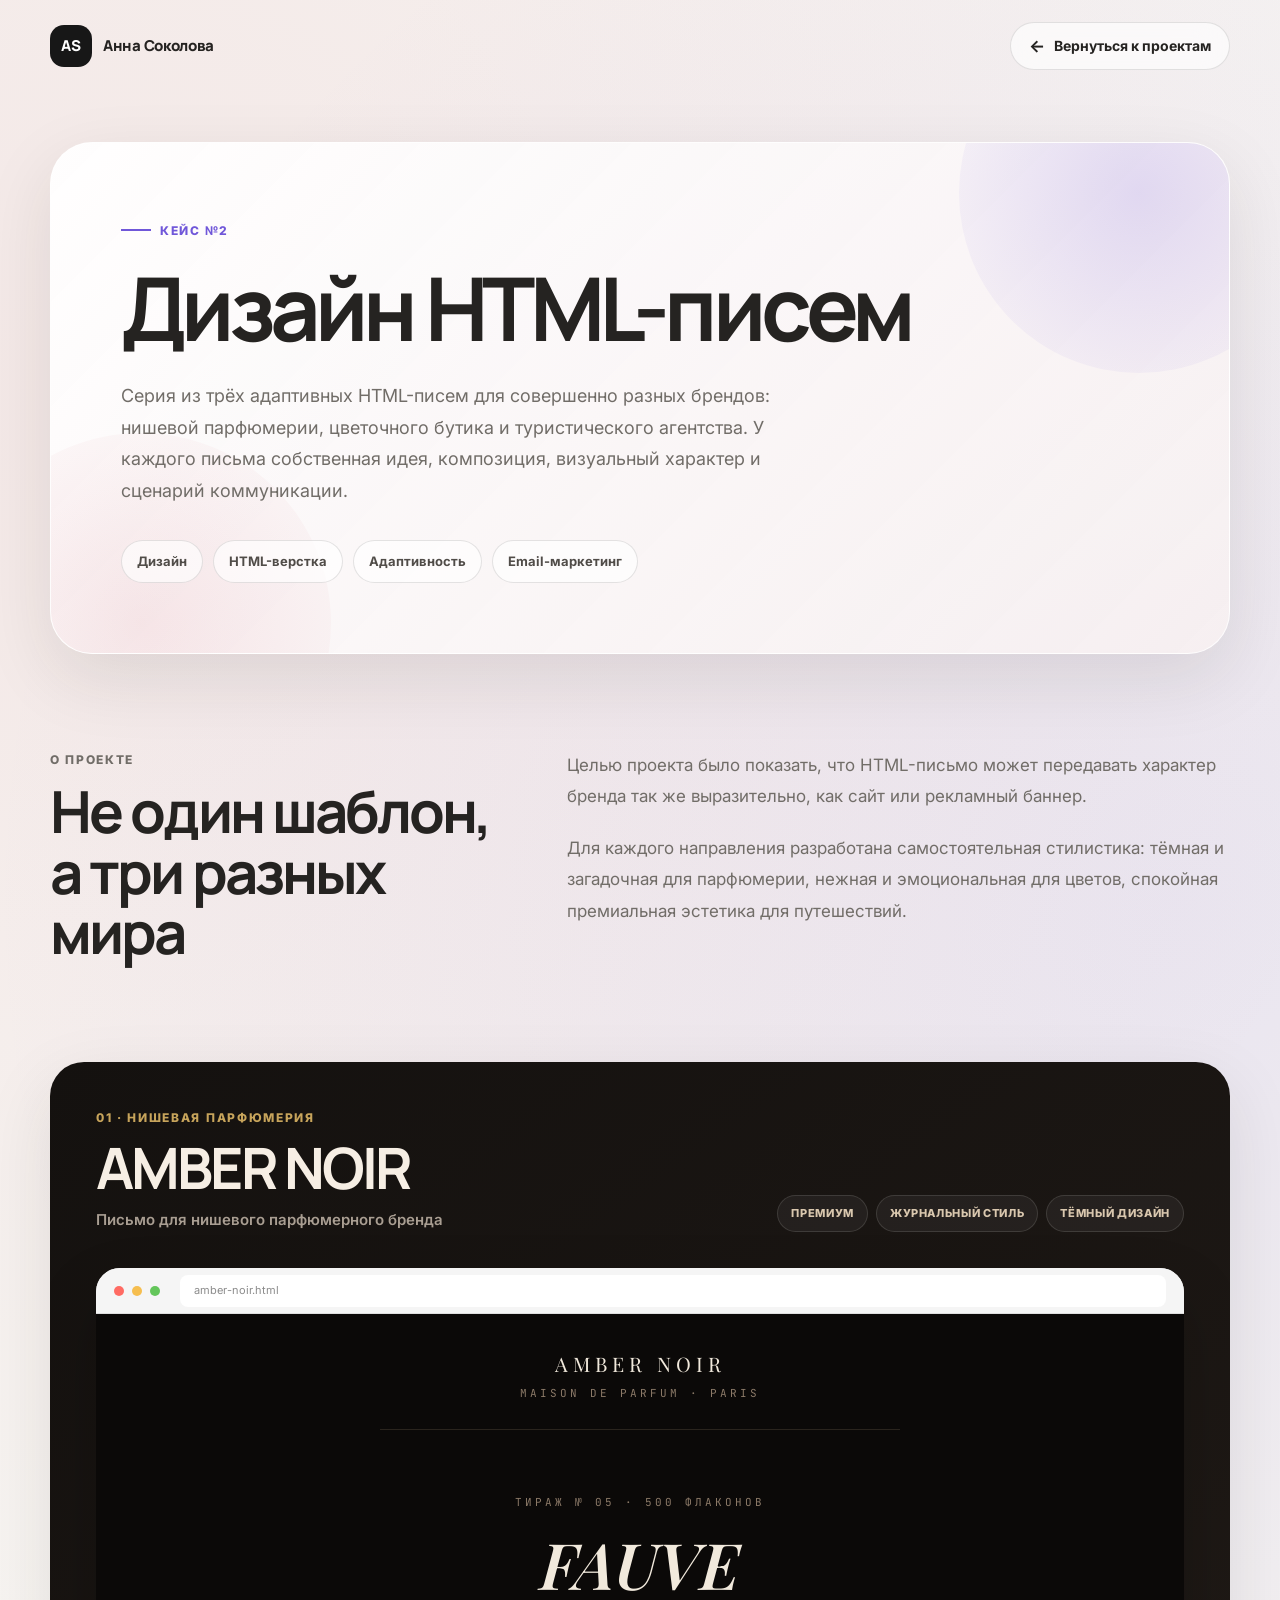
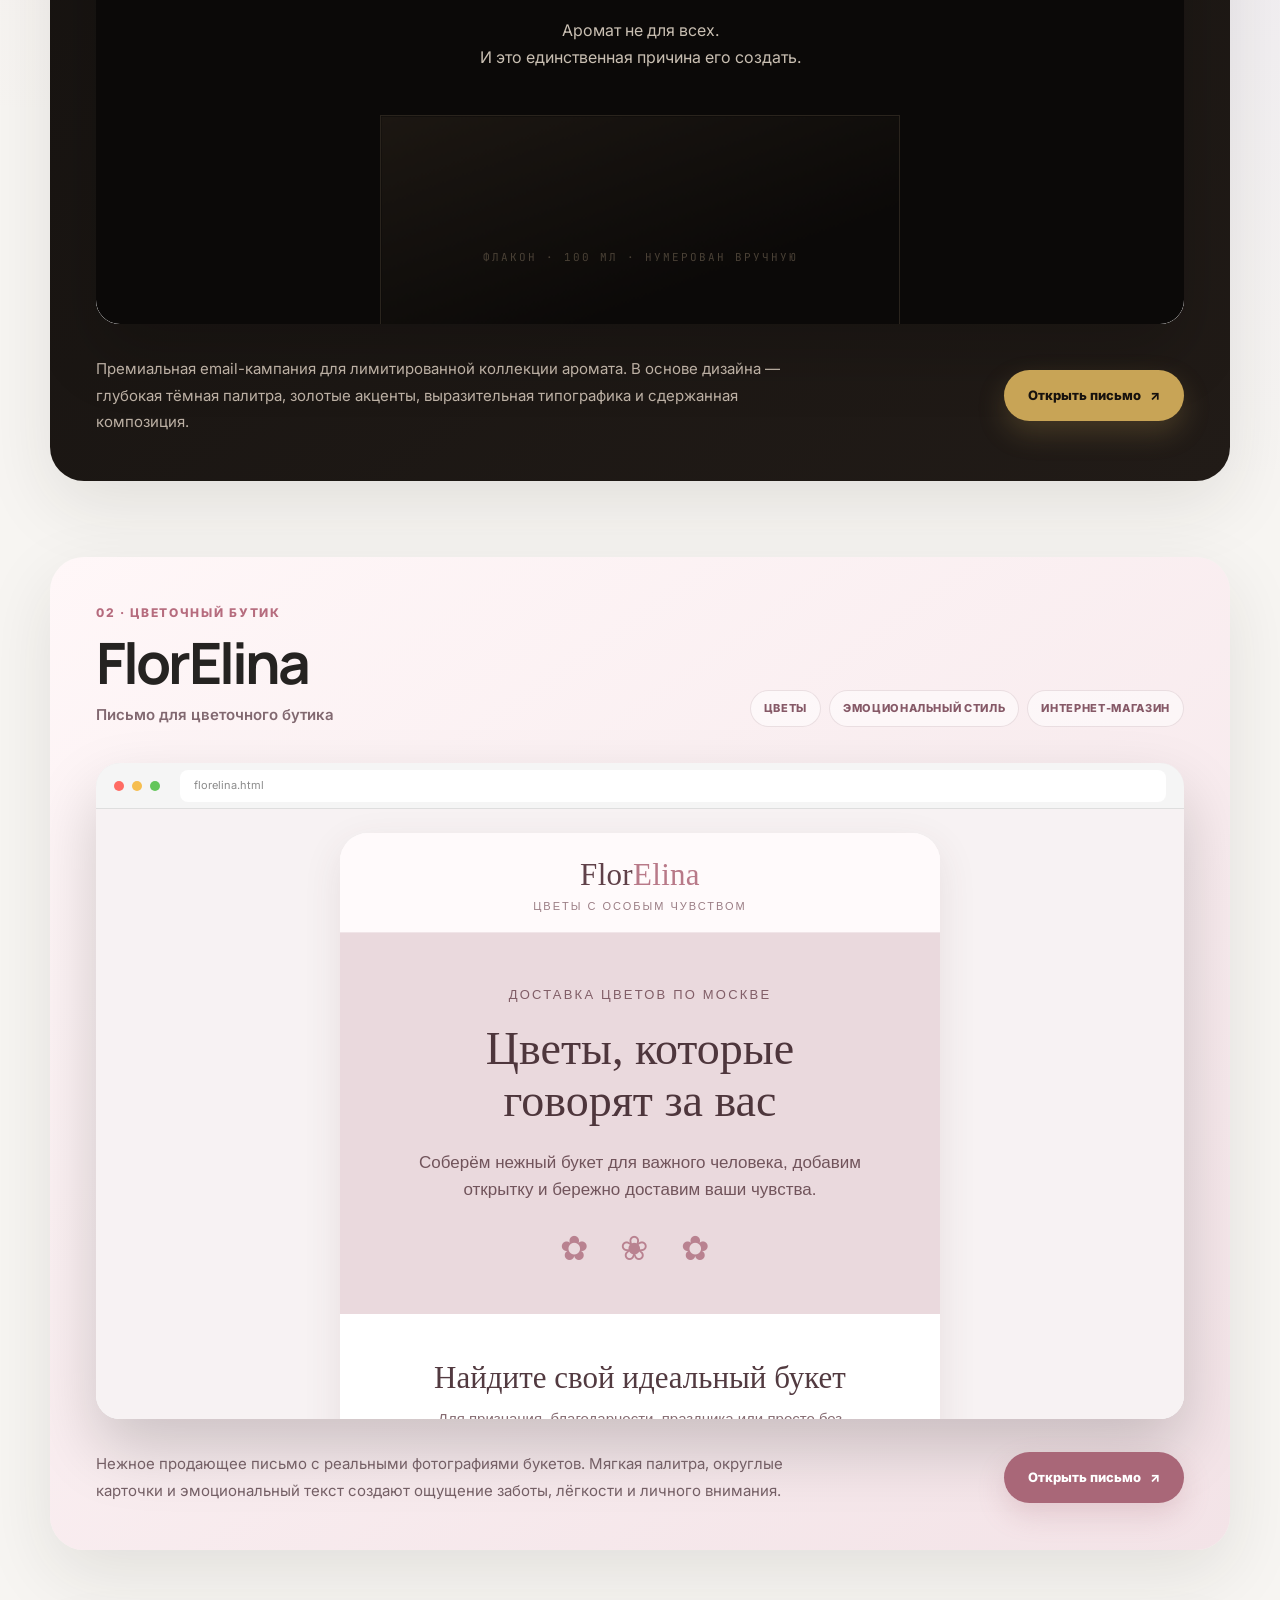
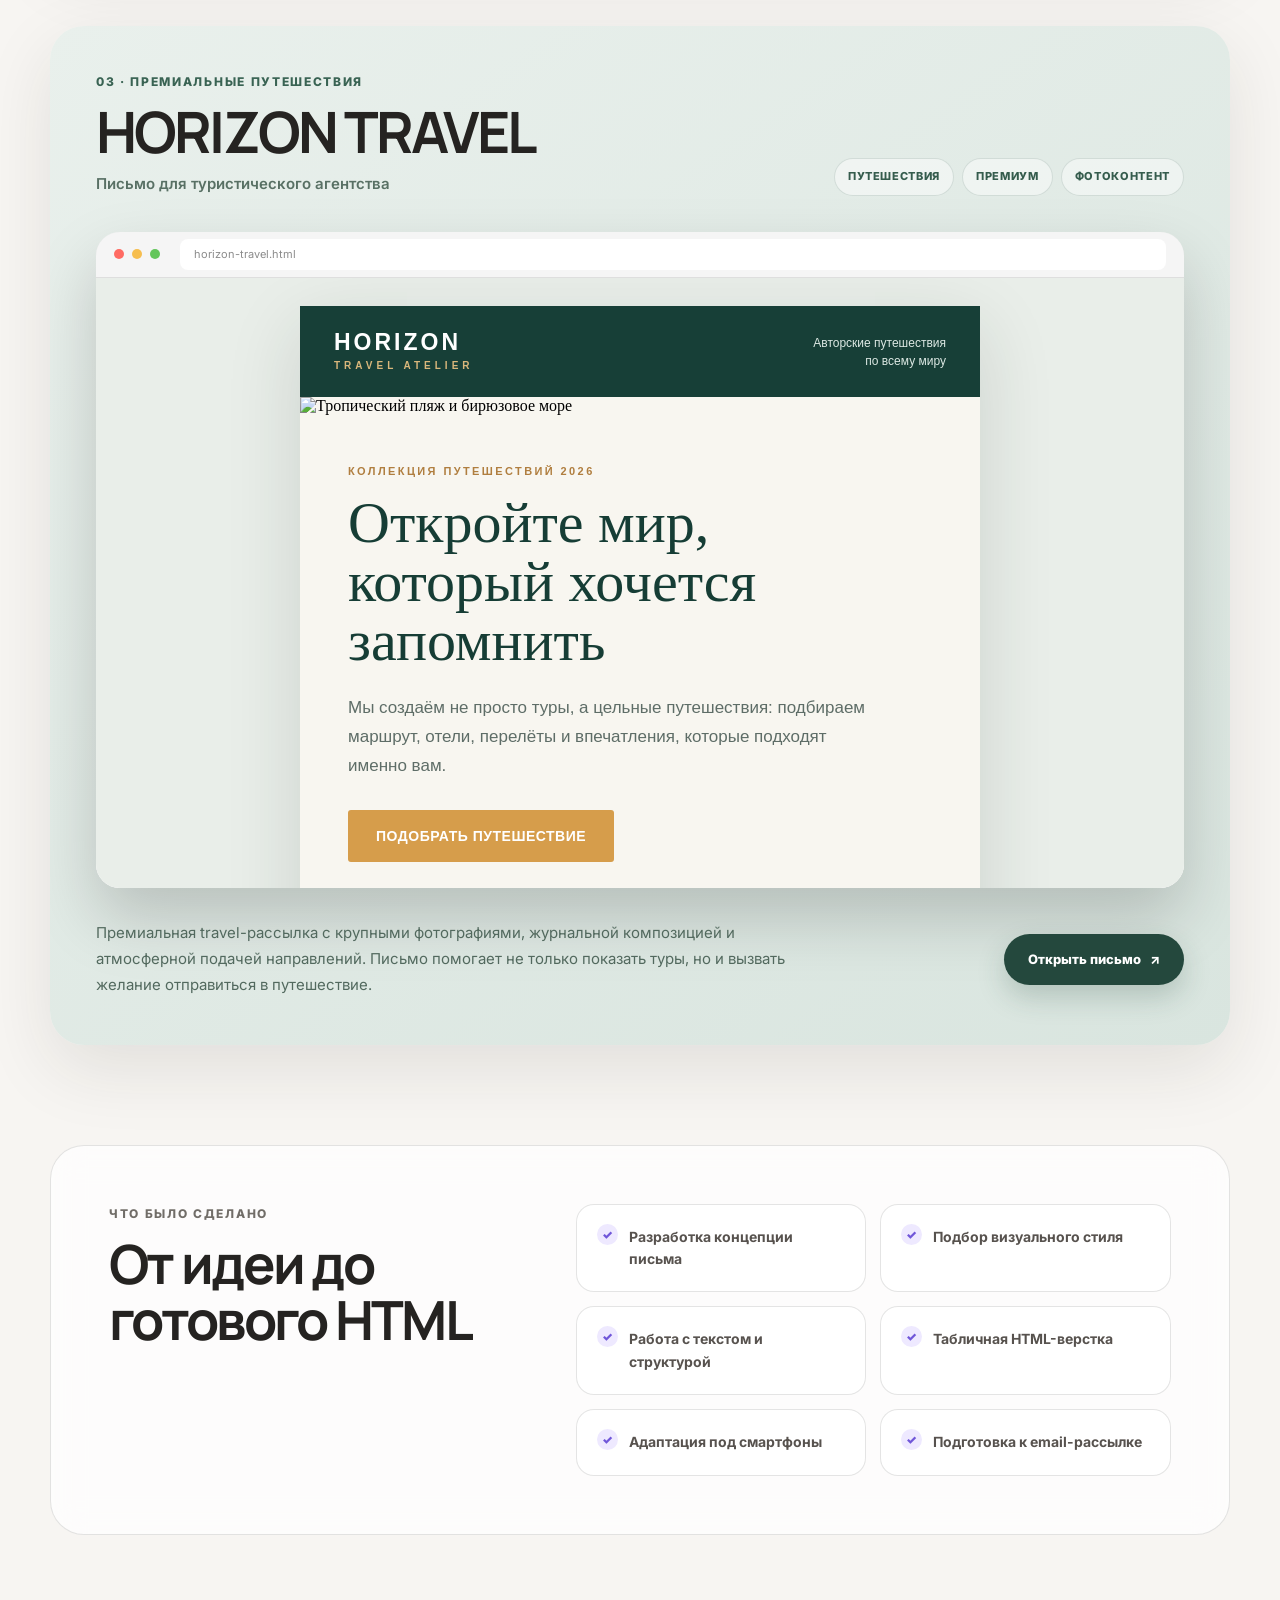
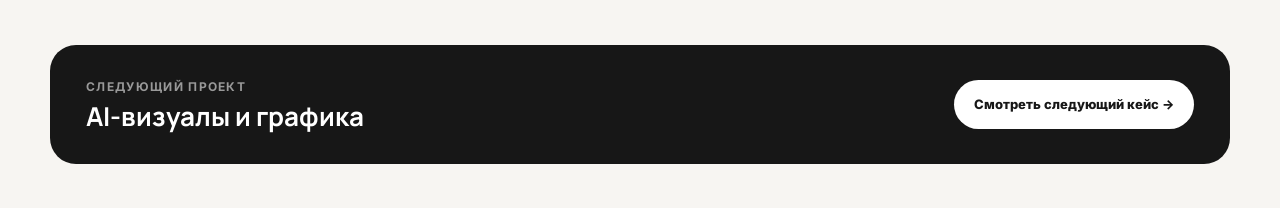
<file: projects/html-email.html>
<!DOCTYPE html>
<html lang="ru">

<head>
    <meta charset="UTF-8">

    <meta name="viewport"
          content="width=device-width, initial-scale=1.0">

    <meta name="description"
          content="Кейс Анны Соколовой — дизайн и адаптивная HTML-верстка email-рассылок для разных сфер бизнеса.">

    <title>HTML-письма — Анна Соколова</title>

    <link rel="preconnect"
          href="https://fonts.googleapis.com">

    <link rel="preconnect"
          href="https://fonts.gstatic.com"
          crossorigin>

    <link href="https://fonts.googleapis.com/css2?family=Inter:wght@400;500;600;700;800&family=Manrope:wght@500;600;700;800&display=swap"
          rel="stylesheet">

    <style>
        :root {
            --background: #f7f5f2;
            --surface: #ffffff;
            --surface-soft: #f0ece6;
            --text: #252321;
            --text-light: #716d68;
            --line: rgba(37, 35, 33, 0.12);

            --purple: #7057d9;
            --purple-light: #eee9ff;

            --rose: #d98691;
            --rose-light: #f7e8eb;

            --green: #24483d;
            --green-light: #e5ede8;

            --dark: #171717;
            --radius-large: 34px;
            --radius-medium: 24px;
            --shadow:
                0 24px 70px rgba(42, 36, 30, 0.10);
        }

        * {
            margin: 0;
            padding: 0;
            box-sizing: border-box;
        }

        html {
            scroll-behavior: smooth;
        }

        body {
            min-width: 320px;
            overflow-x: hidden;

            background:
                radial-gradient(
                    circle at 8% 8%,
                    rgba(217, 134, 145, 0.12),
                    transparent 28%
                ),
                radial-gradient(
                    circle at 92% 18%,
                    rgba(112, 87, 217, 0.10),
                    transparent 28%
                ),
                var(--background);

            color: var(--text);

            font-family:
                "Inter",
                Arial,
                sans-serif;

            line-height: 1.6;
        }

        a {
            color: inherit;
        }

        button,
        a {
            -webkit-tap-highlight-color: transparent;
        }

        .container {
            width: min(1180px, calc(100% - 40px));
            margin: 0 auto;
        }

        /* Header */

        .header {
            position: relative;
            z-index: 20;

            padding: 22px 0;
        }

        .header__inner {
            display: flex;
            align-items: center;
            justify-content: space-between;
            gap: 24px;
        }

        .logo {
            display: inline-flex;
            align-items: center;
            gap: 11px;

            color: var(--text);
            text-decoration: none;
        }

        .logo__mark {
            display: grid;
            place-items: center;

            width: 42px;
            height: 42px;

            border-radius: 14px;

            background: var(--dark);
            color: #ffffff;

            font-family: "Manrope", sans-serif;
            font-size: 15px;
            font-weight: 800;
        }

        .logo__text {
            font-family: "Manrope", sans-serif;
            font-size: 15px;
            font-weight: 800;
            letter-spacing: -0.02em;
        }

        .back-link {
            display: inline-flex;
            align-items: center;
            gap: 9px;

            padding: 12px 18px;

            border: 1px solid var(--line);
            border-radius: 999px;

            background: rgba(255, 255, 255, 0.64);
            backdrop-filter: blur(15px);

            color: var(--text);
            text-decoration: none;

            font-size: 14px;
            font-weight: 700;

            transition:
                transform 0.25s ease,
                background 0.25s ease,
                border-color 0.25s ease;
        }

        .back-link:hover {
            transform: translateY(-2px);
            background: #ffffff;
            border-color: rgba(37, 35, 33, 0.22);
        }

        .back-link__icon {
            font-size: 17px;
            line-height: 1;
        }

        /* Hero */

        .case-hero {
            padding: 50px 0 76px;
        }

        .case-hero__card {
            position: relative;
            overflow: hidden;

            padding: 70px;

            border: 1px solid rgba(255, 255, 255, 0.8);
            border-radius: 42px;

            background:
                linear-gradient(
                    135deg,
                    rgba(255, 255, 255, 0.94),
                    rgba(247, 240, 241, 0.88)
                );

            box-shadow: var(--shadow);
        }

        .case-hero__card::before {
            content: "";

            position: absolute;
            right: -90px;
            top: -130px;

            width: 360px;
            height: 360px;

            border-radius: 50%;

            background:
                radial-gradient(
                    circle,
                    rgba(112, 87, 217, 0.18),
                    rgba(112, 87, 217, 0)
                );
        }

        .case-hero__card::after {
            content: "";

            position: absolute;
            left: -100px;
            bottom: -160px;

            width: 380px;
            height: 380px;

            border-radius: 50%;

            background:
                radial-gradient(
                    circle,
                    rgba(217, 134, 145, 0.18),
                    rgba(217, 134, 145, 0)
                );
        }

        .case-hero__content {
            position: relative;
            z-index: 2;

            max-width: 850px;
        }

        .eyebrow {
            display: inline-flex;
            align-items: center;
            gap: 9px;

            margin-bottom: 24px;

            color: var(--purple);

            font-size: 12px;
            font-weight: 800;
            letter-spacing: 0.13em;
            text-transform: uppercase;
        }

        .eyebrow::before {
            content: "";

            width: 30px;
            height: 2px;

            background: currentColor;
        }

        .case-hero h1 {
            max-width: 820px;

            font-family: "Manrope", sans-serif;
            font-size: clamp(48px, 7vw, 88px);
            line-height: 0.98;
            letter-spacing: -0.065em;
        }

        .case-hero__description {
            max-width: 690px;

            margin-top: 30px;

            color: var(--text-light);

            font-size: 18px;
            line-height: 1.75;
        }

        .case-hero__meta {
            display: flex;
            flex-wrap: wrap;
            gap: 10px;

            margin-top: 34px;
        }

        .meta-chip {
            padding: 10px 15px;

            border: 1px solid var(--line);
            border-radius: 999px;

            background: rgba(255, 255, 255, 0.65);

            color: #504c48;

            font-size: 13px;
            font-weight: 700;
        }

        /* Intro */

        .intro {
            padding: 20px 0 100px;
        }

        .intro__grid {
            display: grid;
            grid-template-columns: 0.8fr 1.2fr;
            gap: 75px;
            align-items: start;
        }

        .section-label {
            color: var(--text-light);

            font-size: 12px;
            font-weight: 800;
            letter-spacing: 0.14em;
            text-transform: uppercase;
        }

        .intro h2 {
            margin-top: 12px;

            font-family: "Manrope", sans-serif;
            font-size: clamp(36px, 5vw, 58px);
            line-height: 1.04;
            letter-spacing: -0.05em;
        }

        .intro__text {
            color: var(--text-light);

            font-size: 17px;
            line-height: 1.85;
        }

        .intro__text p + p {
            margin-top: 20px;
        }

        /* Projects */

        .email-projects {
            padding-bottom: 100px;
        }

        .email-project {
            position: relative;
            overflow: hidden;

            margin-bottom: 76px;
            padding: 46px;

            border-radius: var(--radius-large);

            box-shadow: var(--shadow);
        }

        .email-project:last-child {
            margin-bottom: 0;
        }

        .email-project--dark {
            background:
                linear-gradient(
                    145deg,
                    #14110f,
                    #211b17
                );

            color: #f6eee4;
        }

        .email-project--flowers {
            background:
                linear-gradient(
                    145deg,
                    #fff7f8,
                    #f3e3e7
                );
        }

        .email-project--travel {
            background:
                linear-gradient(
                    145deg,
                    #e9f0ec,
                    #d9e5df
                );
        }

        .email-project__header {
            display: grid;
            grid-template-columns: 1fr auto;
            gap: 30px;
            align-items: end;

            margin-bottom: 36px;
        }

        .email-project__number {
            margin-bottom: 12px;

            font-size: 12px;
            font-weight: 800;
            letter-spacing: 0.14em;
            text-transform: uppercase;
        }

        .email-project--dark .email-project__number {
            color: #c7a45b;
        }

        .email-project--flowers .email-project__number {
            color: #b66c7e;
        }

        .email-project--travel .email-project__number {
            color: #396353;
        }

        .email-project h3 {
            font-family: "Manrope", sans-serif;
            font-size: clamp(36px, 5vw, 57px);
            line-height: 1;
            letter-spacing: -0.05em;
        }

        .email-project__subtitle {
            margin-top: 12px;

            font-size: 15px;
            font-weight: 600;
        }

        .email-project--dark .email-project__subtitle {
            color: #a99e92;
        }

        .email-project--flowers .email-project__subtitle {
            color: #816870;
        }

        .email-project--travel .email-project__subtitle {
            color: #587064;
        }

        .email-project__tags {
            display: flex;
            flex-wrap: wrap;
            justify-content: flex-end;
            gap: 8px;
        }

        .project-tag {
            padding: 9px 13px;

            border-radius: 999px;

            font-size: 11px;
            font-weight: 800;
            letter-spacing: 0.06em;
            text-transform: uppercase;
        }

        .email-project--dark .project-tag {
            border: 1px solid rgba(255, 255, 255, 0.12);
            background: rgba(255, 255, 255, 0.05);
            color: #d9c7ae;
        }

        .email-project--flowers .project-tag {
            border: 1px solid rgba(122, 74, 86, 0.14);
            background: rgba(255, 255, 255, 0.5);
            color: #865967;
        }

        .email-project--travel .project-tag {
            border: 1px solid rgba(42, 83, 67, 0.15);
            background: rgba(255, 255, 255, 0.45);
            color: #355c4d;
        }

        /* Email preview */

        .email-preview {
            overflow: hidden;

            border-radius: 24px;

            background: #e9e9e9;

            box-shadow:
                0 30px 65px rgba(0, 0, 0, 0.18);
        }

        .email-preview__bar {
            display: flex;
            align-items: center;
            gap: 8px;

            min-height: 46px;
            padding: 0 18px;

            background: #f5f5f5;
            border-bottom: 1px solid #dedede;
        }

        .email-preview__dot {
            width: 10px;
            height: 10px;

            border-radius: 50%;
        }

        .email-preview__dot:nth-child(1) {
            background: #ff6b63;
        }

        .email-preview__dot:nth-child(2) {
            background: #f6be4f;
        }

        .email-preview__dot:nth-child(3) {
            background: #64c65b;
        }

        .email-preview__address {
            overflow: hidden;

            margin-left: 12px;
            padding: 7px 14px;
            flex: 1;

            border-radius: 8px;

            background: #ffffff;
            color: #8b8b8b;

            font-size: 11px;
            white-space: nowrap;
            text-overflow: ellipsis;
        }

        .email-preview__viewport {
            position: relative;
            overflow: hidden;

            height: 610px;

            background: #d9d9d9;
        }

        .email-preview iframe {
            display: block;

            width: 100%;
            height: 100%;

            border: 0;

            background: #ffffff;
        }

        /* Project footer */

        .email-project__footer {
            display: grid;
            grid-template-columns: 1fr auto;
            gap: 30px;
            align-items: center;

            margin-top: 32px;
        }

        .email-project__description {
            max-width: 690px;

            font-size: 15px;
            line-height: 1.75;
        }

        .email-project--dark .email-project__description {
            color: #bcb0a4;
        }

        .email-project--flowers .email-project__description {
            color: #745f65;
        }

        .email-project--travel .email-project__description {
            color: #52695e;
        }

        .project-button {
            display: inline-flex;
            align-items: center;
            justify-content: center;
            gap: 9px;

            min-width: 180px;
            padding: 15px 20px;

            border-radius: 999px;

            text-decoration: none;

            font-size: 13px;
            font-weight: 800;

            transition:
                transform 0.25s ease,
                box-shadow 0.25s ease;
        }

        .project-button:hover {
            transform: translateY(-3px);
        }

        .email-project--dark .project-button {
            background: #c8a456;
            color: #17120e;

            box-shadow:
                0 12px 28px rgba(200, 164, 86, 0.22);
        }

        .email-project--flowers .project-button {
            background: #a96778;
            color: #ffffff;

            box-shadow:
                0 12px 28px rgba(169, 103, 120, 0.22);
        }

        .email-project--travel .project-button {
            background: #24483d;
            color: #ffffff;

            box-shadow:
                0 12px 28px rgba(36, 72, 61, 0.22);
        }

        /* Skills */

        .skills {
            padding: 0 0 110px;
        }

        .skills__card {
            display: grid;
            grid-template-columns: 0.8fr 1.2fr;
            gap: 70px;

            padding: 58px;

            border: 1px solid var(--line);
            border-radius: var(--radius-large);

            background: rgba(255, 255, 255, 0.72);
            backdrop-filter: blur(16px);
        }

        .skills h2 {
            margin-top: 12px;

            font-family: "Manrope", sans-serif;
            font-size: clamp(35px, 5vw, 54px);
            line-height: 1.04;
            letter-spacing: -0.05em;
        }

        .skills__list {
            display: grid;
            grid-template-columns: repeat(2, minmax(0, 1fr));
            gap: 14px;
        }

        .skill-item {
            position: relative;

            padding: 21px 22px 21px 52px;

            border: 1px solid var(--line);
            border-radius: 18px;

            background: #ffffff;

            color: #57524e;

            font-size: 14px;
            font-weight: 700;
        }

        .skill-item::before {
            content: "✓";

            position: absolute;
            left: 20px;
            top: 19px;

            display: grid;
            place-items: center;

            width: 21px;
            height: 21px;

            border-radius: 50%;

            background: var(--purple-light);
            color: var(--purple);

            font-size: 12px;
            font-weight: 900;
        }

        /* Bottom navigation */

        .bottom-nav {
            padding-bottom: 44px;
        }

        .bottom-nav__card {
            display: flex;
            align-items: center;
            justify-content: space-between;
            gap: 25px;

            padding: 32px 36px;

            border-radius: 26px;

            background: var(--dark);
            color: #ffffff;
        }

        .bottom-nav__small {
            color: #999999;

            font-size: 12px;
            font-weight: 700;
            letter-spacing: 0.11em;
            text-transform: uppercase;
        }

        .bottom-nav h2 {
            margin-top: 5px;

            font-family: "Manrope", sans-serif;
            font-size: 26px;
            line-height: 1.2;
        }

        .bottom-nav__link {
            flex-shrink: 0;

            padding: 14px 20px;

            border-radius: 999px;

            background: #ffffff;
            color: var(--dark);

            text-decoration: none;

            font-size: 13px;
            font-weight: 800;
        }

        /* Animation */

        .reveal {
            opacity: 0;
            transform: translateY(28px);

            transition:
                opacity 0.7s ease,
                transform 0.7s ease;
        }

        .reveal.is-visible {
            opacity: 1;
            transform: translateY(0);
        }

        /* Responsive */

        @media (max-width: 900px) {
            .case-hero__card {
                padding: 50px;
            }

            .intro__grid,
            .skills__card {
                grid-template-columns: 1fr;
                gap: 34px;
            }

            .email-project__header,
            .email-project__footer {
                grid-template-columns: 1fr;
            }

            .email-project__tags {
                justify-content: flex-start;
            }

            .email-project__footer {
                align-items: start;
            }

            .project-button {
                width: fit-content;
            }

            .email-preview__viewport {
                height: 560px;
            }
        }

        @media (max-width: 650px) {
            .container {
                width: min(100% - 24px, 1180px);
            }

            .header {
                padding: 14px 0;
            }

            .logo__text {
                display: none;
            }

            .back-link {
                padding: 10px 14px;
                font-size: 12px;
            }

            .case-hero {
                padding: 28px 0 58px;
            }

            .case-hero__card {
                padding: 38px 24px;
                border-radius: 28px;
            }

            .case-hero__description {
                font-size: 16px;
                line-height: 1.7;
            }

            .intro {
                padding-bottom: 70px;
            }

            .email-projects {
                padding-bottom: 70px;
            }

            .email-project {
                margin-bottom: 42px;
                padding: 22px;
                border-radius: 26px;
            }

            .email-project__header {
                margin-bottom: 25px;
            }

            .email-preview {
                border-radius: 17px;
            }

            .email-preview__bar {
                min-height: 40px;
                padding: 0 12px;
            }

            .email-preview__address {
                font-size: 9px;
            }

            .email-preview__viewport {
                height: 470px;
            }

            .email-project__footer {
                margin-top: 25px;
            }

            .project-button {
                width: 100%;
            }

            .skills {
                padding-bottom: 70px;
            }

            .skills__card {
                padding: 32px 22px;
                border-radius: 26px;
            }

            .skills__list {
                grid-template-columns: 1fr;
            }

            .bottom-nav__card {
                align-items: flex-start;
                flex-direction: column;

                padding: 28px 24px;
            }

            .bottom-nav__link {
                width: 100%;
                text-align: center;
            }
        }

        @media (prefers-reduced-motion: reduce) {
            html {
                scroll-behavior: auto;
            }

            .reveal {
                opacity: 1;
                transform: none;
                transition: none;
            }

            * {
                animation: none !important;
            }
        }

        @media (max-width: 650px) {
  .case-hero h1 {
    font-size: clamp(42px, 13vw, 58px);
    line-height: 1;
  }

  .email-project h3 {
    font-size: clamp(30px, 10vw, 40px);
  }

  .email-project__subtitle {
    font-size: 14px;
  }

  .email-preview__viewport {
    height: 440px;
  }
}

@media (max-width: 380px) {
  .case-hero__card {
    padding: 34px 20px;
  }

  .email-project {
    padding: 18px;
  }

  .email-preview__viewport {
    height: 410px;
  }

  .back-link {
    padding: 10px 12px;
    font-size: 11px;
  }
}
    </style>

    <link rel="icon" href="../favicon.ico">
</head>

<body>

    <header class="header">
        <div class="container header__inner">

            <a href="../index.html"
               class="logo"
               aria-label="Вернуться на главную страницу">

                <span class="logo__mark">AS</span>

                <span class="logo__text">
                    Анна Соколова
                </span>

            </a>

            <a href="../index.html#projects"
               class="back-link">

                <span class="back-link__icon">←</span>

                Вернуться к проектам

            </a>

        </div>
    </header>


    <main>

        <section class="case-hero">
            <div class="container">

                <div class="case-hero__card reveal">

                    <div class="case-hero__content">

                        <div class="eyebrow">
                            Кейс №2
                        </div>

                        <h1>
                            Дизайн
                            HTML-писем
                        </h1>

                        <p class="case-hero__description">
                            Серия из трёх адаптивных HTML-писем для
                            совершенно разных брендов: нишевой парфюмерии,
                            цветочного бутика и туристического агентства.
                            У каждого письма собственная идея, композиция,
                            визуальный характер и сценарий коммуникации.
                        </p>

                        <div class="case-hero__meta">

                            <span class="meta-chip">
                                Дизайн
                            </span>

                            <span class="meta-chip">
                                HTML-верстка
                            </span>

                            <span class="meta-chip">
                                Адаптивность
                            </span>

                            <span class="meta-chip">
                                Email-маркетинг
                            </span>

                        </div>

                    </div>

                </div>

            </div>
        </section>


        <section class="intro">
            <div class="container intro__grid reveal">

                <div>

                    <div class="section-label">
                        О проекте
                    </div>

                    <h2>
                        Не один шаблон,
                        а три разных мира
                    </h2>

                </div>

                <div class="intro__text">

                    <p>
                        Целью проекта было показать, что HTML-письмо может
                        передавать характер бренда так же выразительно,
                        как сайт или рекламный баннер.
                    </p>

                    <p>
                        Для каждого направления разработана самостоятельная
                        стилистика: тёмная и загадочная для парфюмерии,
                        нежная и эмоциональная для цветов, спокойная
                        премиальная эстетика для путешествий.
                    </p>

                </div>

            </div>
        </section>


        <section class="email-projects">
            <div class="container">

                <!-- AMBER NOIR -->

                <article class="email-project email-project--dark reveal">

                    <div class="email-project__header">

                        <div>

                            <div class="email-project__number">
                                01 · Нишевая парфюмерия
                            </div>

                            <h3>
                                AMBER NOIR
                            </h3>

                            <div class="email-project__subtitle">
                                Письмо для нишевого парфюмерного бренда
                            </div>

                        </div>

                        <div class="email-project__tags">

                            <span class="project-tag">
                                Премиум
                            </span>

                            <span class="project-tag">
                                Журнальный стиль
                            </span>

                            <span class="project-tag">
                                Тёмный дизайн
                            </span>

                        </div>

                    </div>


                    <div class="email-preview">

                        <div class="email-preview__bar">

                            <span class="email-preview__dot"></span>
                            <span class="email-preview__dot"></span>
                            <span class="email-preview__dot"></span>

                            <div class="email-preview__address">
                                amber-noir.html
                            </div>

                        </div>

                        <div class="email-preview__viewport">

                            <iframe
                                src="../assets/emails/amber-noir.html"
                                title="HTML-письмо AMBER NOIR"
                                loading="lazy">
                            </iframe>

                        </div>

                    </div>


                    <div class="email-project__footer">

                        <p class="email-project__description">
                            Премиальная email-кампания для лимитированной
                            коллекции аромата. В основе дизайна — глубокая
                            тёмная палитра, золотые акценты, выразительная
                            типографика и сдержанная композиция.
                        </p>

                        <a href="../assets/emails/amber-noir.html"
                           target="_blank"
                           rel="noopener noreferrer"
                           class="project-button">

                            Открыть письмо

                            <span>↗</span>

                        </a>

                    </div>

                </article>


                <!-- FLORELINA -->

                <article class="email-project email-project--flowers reveal">

                    <div class="email-project__header">

                        <div>

                            <div class="email-project__number">
                                02 · Цветочный бутик
                            </div>

                            <h3>
                                FlorElina
                            </h3>

                            <div class="email-project__subtitle">
                                Письмо для цветочного бутика
                            </div>

                        </div>

                        <div class="email-project__tags">

                            <span class="project-tag">
                                Цветы
                            </span>

                            <span class="project-tag">
                                Эмоциональный стиль
                            </span>

                            <span class="project-tag">
                                Интернет-магазин
                            </span>

                        </div>

                    </div>


                    <div class="email-preview">

                        <div class="email-preview__bar">

                            <span class="email-preview__dot"></span>
                            <span class="email-preview__dot"></span>
                            <span class="email-preview__dot"></span>

                            <div class="email-preview__address">
                                florelina.html
                            </div>

                        </div>

                        <div class="email-preview__viewport">

                            <iframe
                                src="../assets/emails/florelina.html"
                                title="HTML-письмо FlorElina"
                                loading="lazy">
                            </iframe>

                        </div>

                    </div>


                    <div class="email-project__footer">

                        <p class="email-project__description">
                            Нежное продающее письмо с реальными фотографиями
                            букетов. Мягкая палитра, округлые карточки и
                            эмоциональный текст создают ощущение заботы,
                            лёгкости и личного внимания.
                        </p>

                        <a href="../assets/emails/florelina.html"
                           target="_blank"
                           rel="noopener noreferrer"
                           class="project-button">

                            Открыть письмо

                            <span>↗</span>

                        </a>

                    </div>

                </article>


                <!-- HORIZON TRAVEL -->

                <article class="email-project email-project--travel reveal">

                    <div class="email-project__header">

                        <div>

                            <div class="email-project__number">
                                03 · Премиальные путешествия
                            </div>

                            <h3>
                                HORIZON TRAVEL
                            </h3>

                            <div class="email-project__subtitle">
                                Письмо для туристического агентства
                            </div>

                        </div>

                        <div class="email-project__tags">

                            <span class="project-tag">
                                Путешествия
                            </span>

                            <span class="project-tag">
                                Премиум
                            </span>

                            <span class="project-tag">
                                Фотоконтент
                            </span>

                        </div>

                    </div>


                    <div class="email-preview">

                        <div class="email-preview__bar">

                            <span class="email-preview__dot"></span>
                            <span class="email-preview__dot"></span>
                            <span class="email-preview__dot"></span>

                            <div class="email-preview__address">
                                horizon-travel.html
                            </div>

                        </div>

                        <div class="email-preview__viewport">

                            <iframe
                                src="../assets/emails/horizon-travel.html"
                                title="HTML-письмо HORIZON TRAVEL"
                                loading="lazy">
                            </iframe>

                        </div>

                    </div>


                    <div class="email-project__footer">

                        <p class="email-project__description">
                            Премиальная travel-рассылка с крупными
                            фотографиями, журнальной композицией и
                            атмосферной подачей направлений. Письмо помогает
                            не только показать туры, но и вызвать желание
                            отправиться в путешествие.
                        </p>

                        <a href="../assets/emails/horizon-travel.html"
                           target="_blank"
                           rel="noopener noreferrer"
                           class="project-button">

                            Открыть письмо

                            <span>↗</span>

                        </a>

                    </div>

                </article>

            </div>
        </section>


        <section class="skills">
            <div class="container">

                <div class="skills__card reveal">

                    <div>

                        <div class="section-label">
                            Что было сделано
                        </div>

                        <h2>
                            От идеи до готового HTML
                        </h2>

                    </div>

                    <div class="skills__list">

                        <div class="skill-item">
                            Разработка концепции письма
                        </div>

                        <div class="skill-item">
                            Подбор визуального стиля
                        </div>

                        <div class="skill-item">
                            Работа с текстом и структурой
                        </div>

                        <div class="skill-item">
                            Табличная HTML-верстка
                        </div>

                        <div class="skill-item">
                            Адаптация под смартфоны
                        </div>

                        <div class="skill-item">
                            Подготовка к email-рассылке
                        </div>

                    </div>

                </div>

            </div>
        </section>


        <section class="bottom-nav">
            <div class="container">

                <div class="bottom-nav__card">

                    <div>

                        <div class="bottom-nav__small">
                            Следующий проект
                        </div>

                        <h2>
                            AI-визуалы и графика
                        </h2>

                    </div>

                    <a href="ai-visuals.html"
                       class="bottom-nav__link">

                        Смотреть следующий кейс →

                    </a>

                </div>

            </div>
        </section>

    </main>


    <script>
        const revealElements =
            document.querySelectorAll(".reveal");

        const observer =
            new IntersectionObserver(
                entries => {
                    entries.forEach(entry => {
                        if (entry.isIntersecting) {
                            entry.target.classList.add(
                                "is-visible"
                            );

                            observer.unobserve(
                                entry.target
                            );
                        }
                    });
                },
                {
                    threshold: 0.12
                }
            );

        revealElements.forEach(element => {
            observer.observe(element);
        });
    </script>

</body>

</html>
</file>
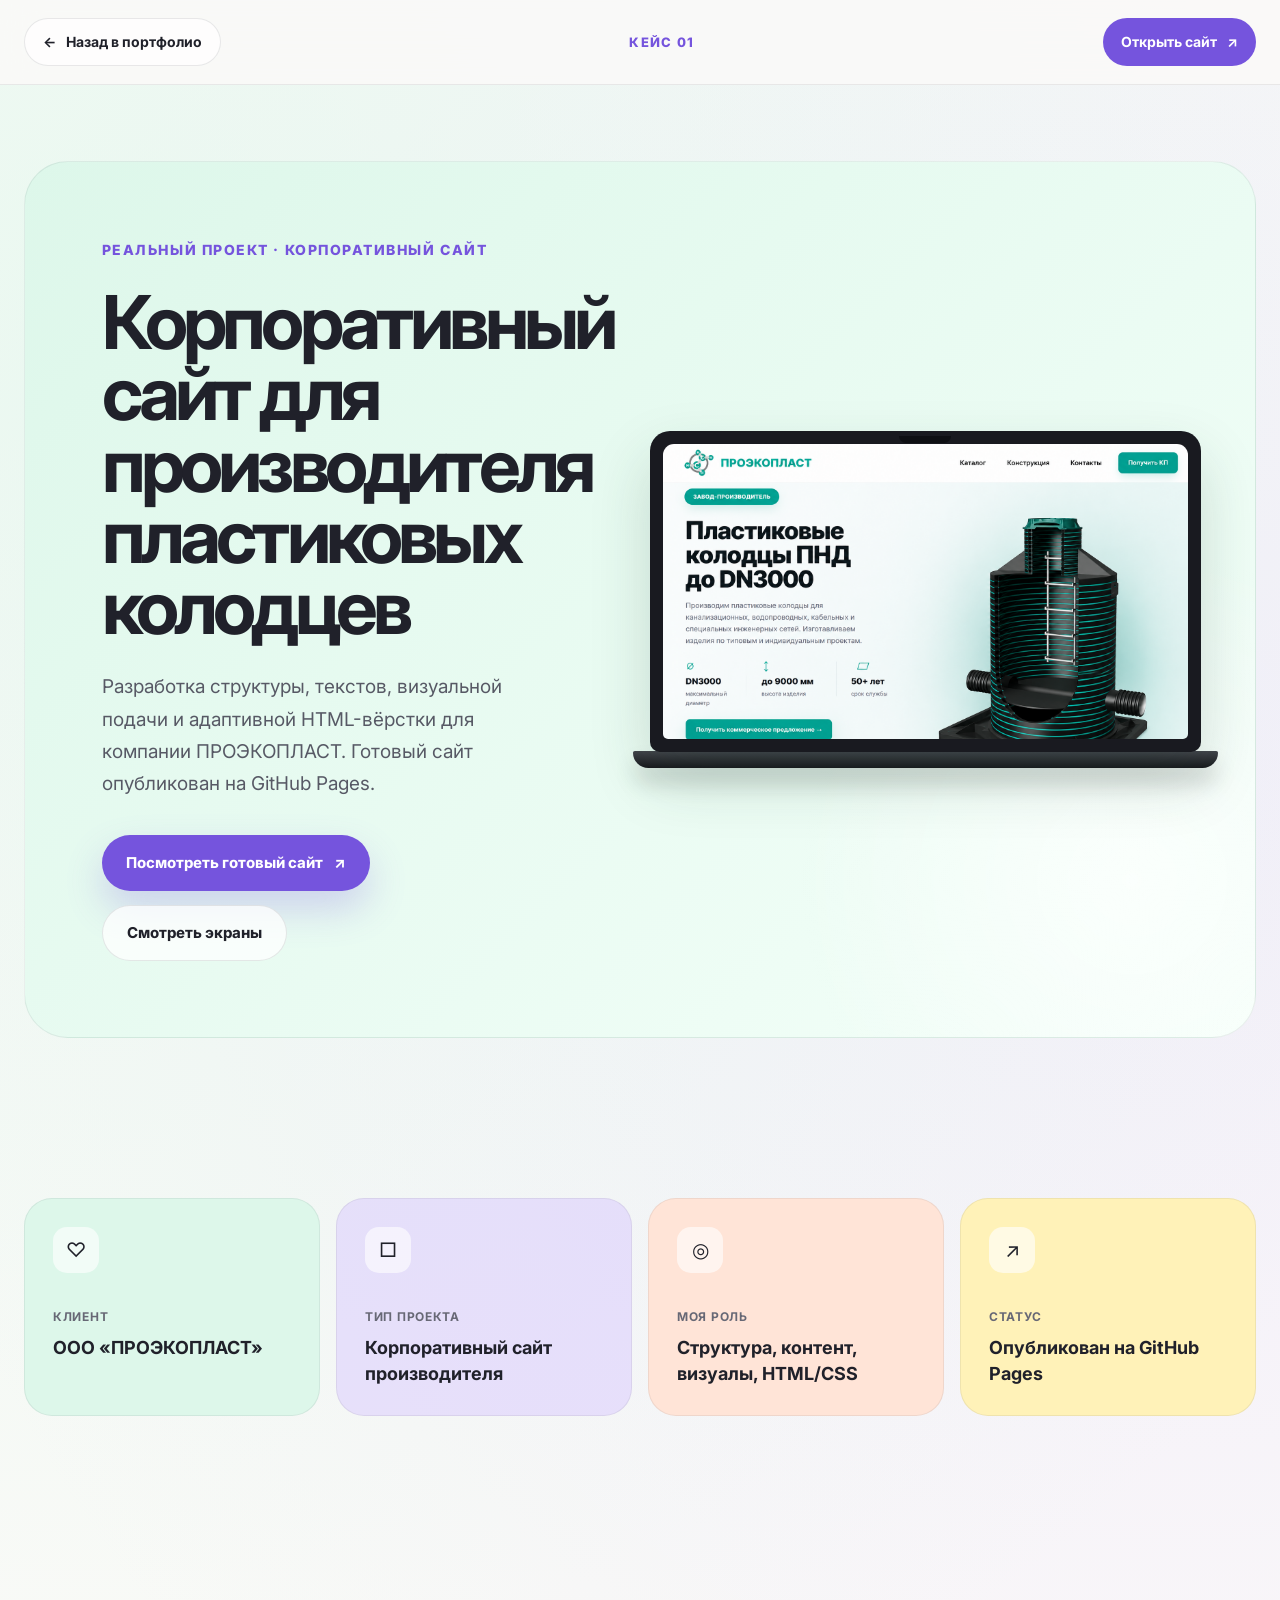
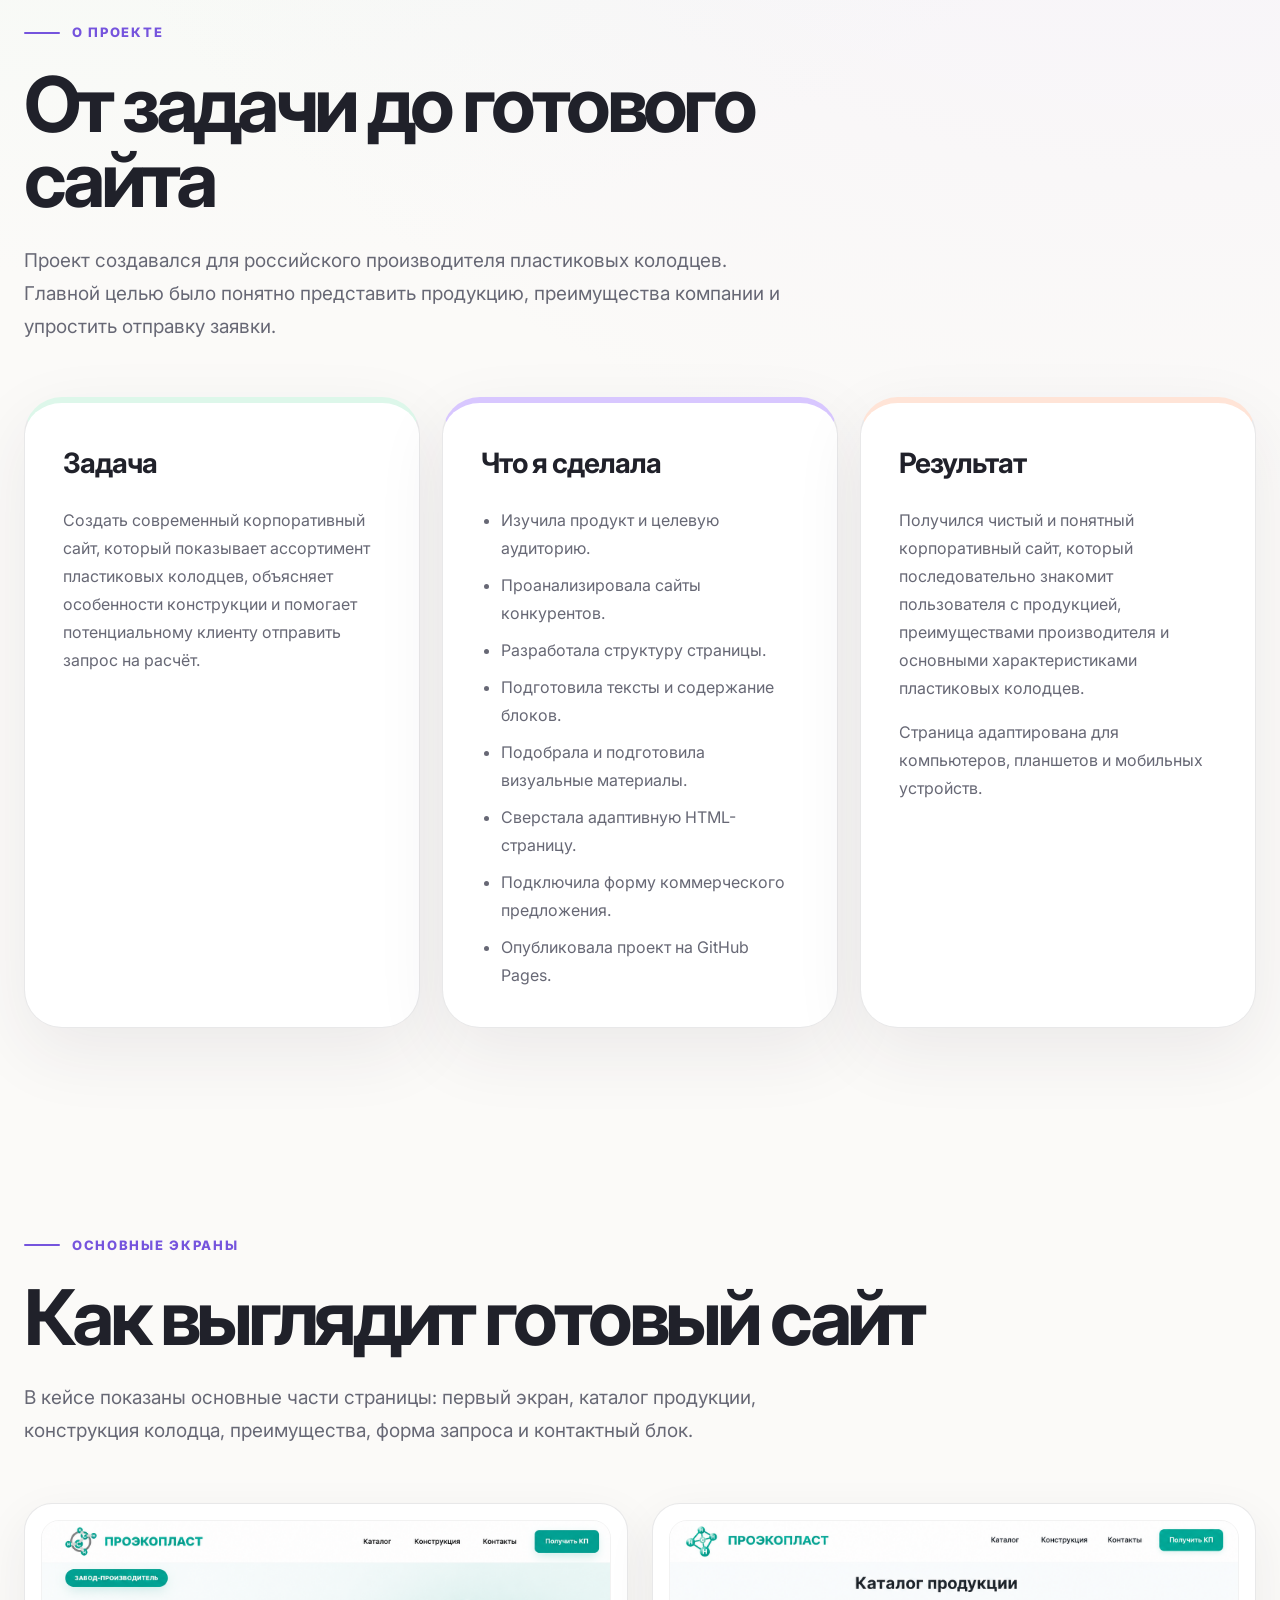
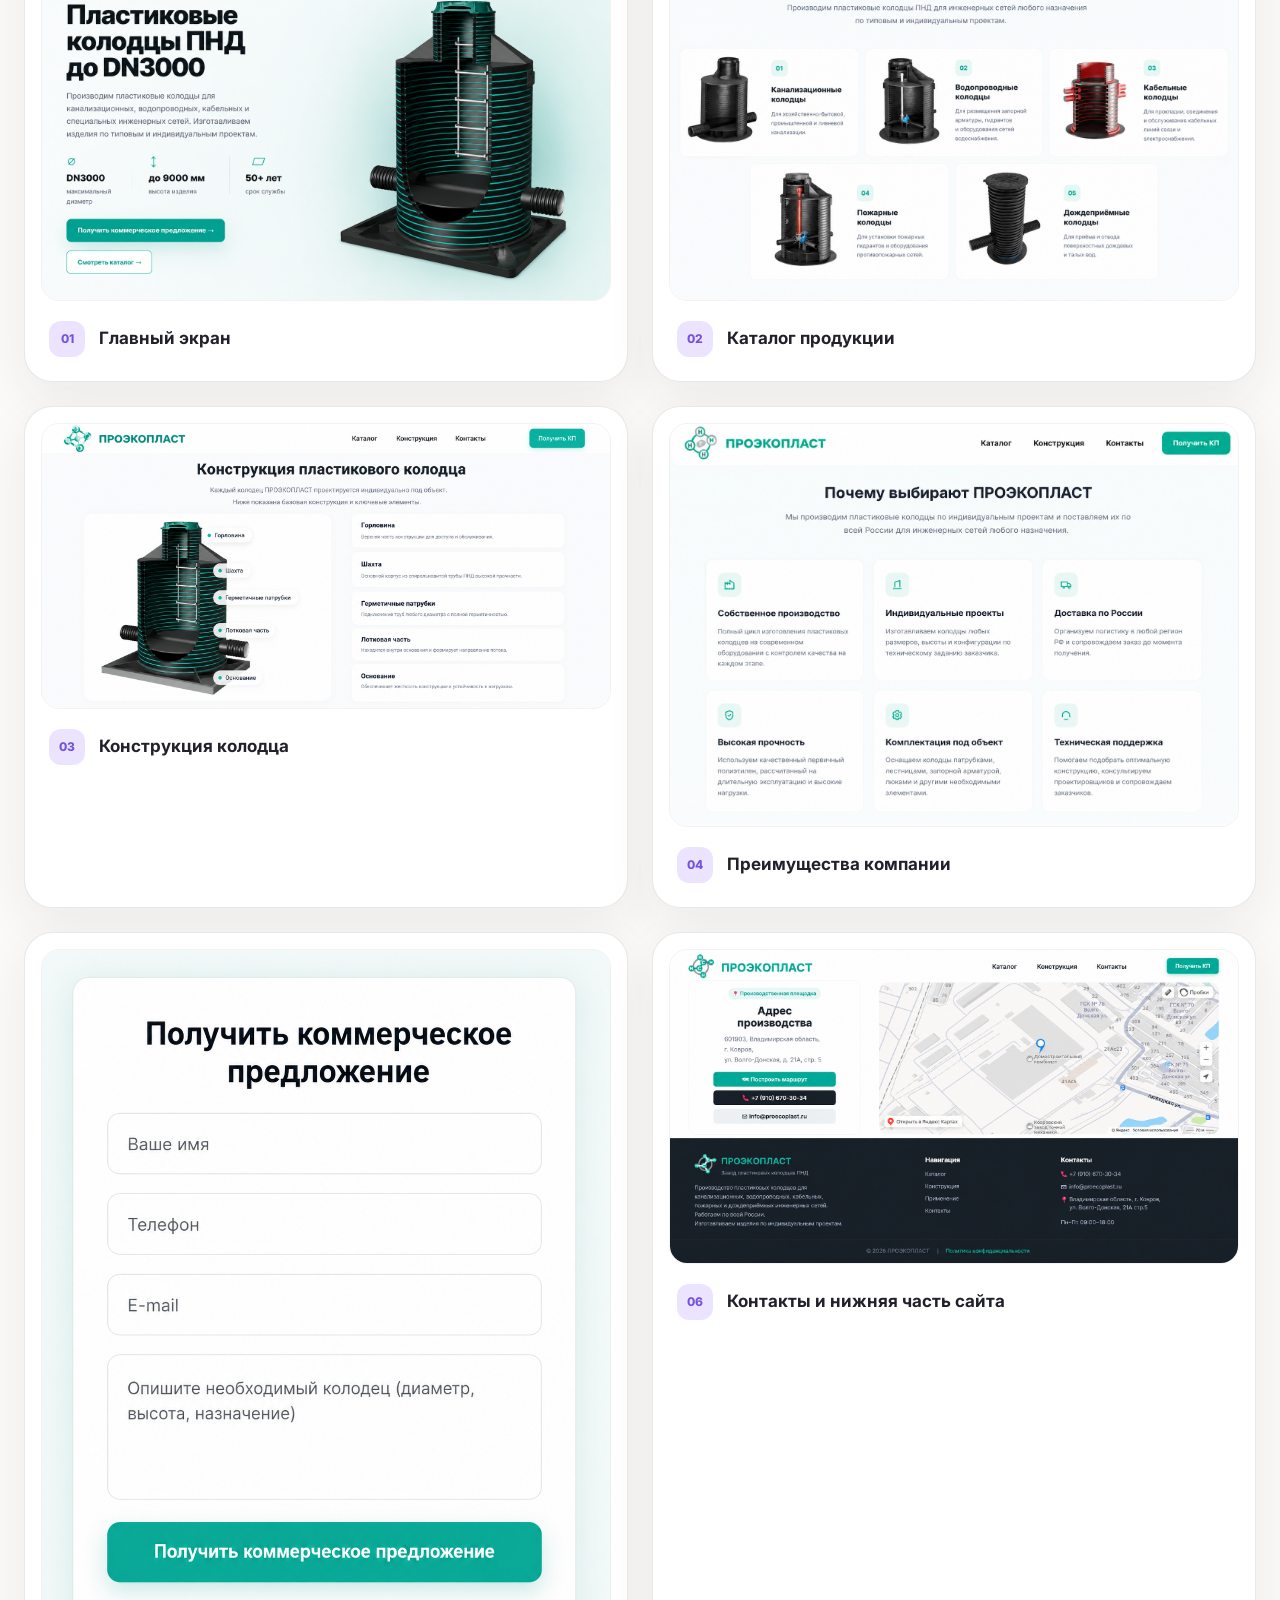
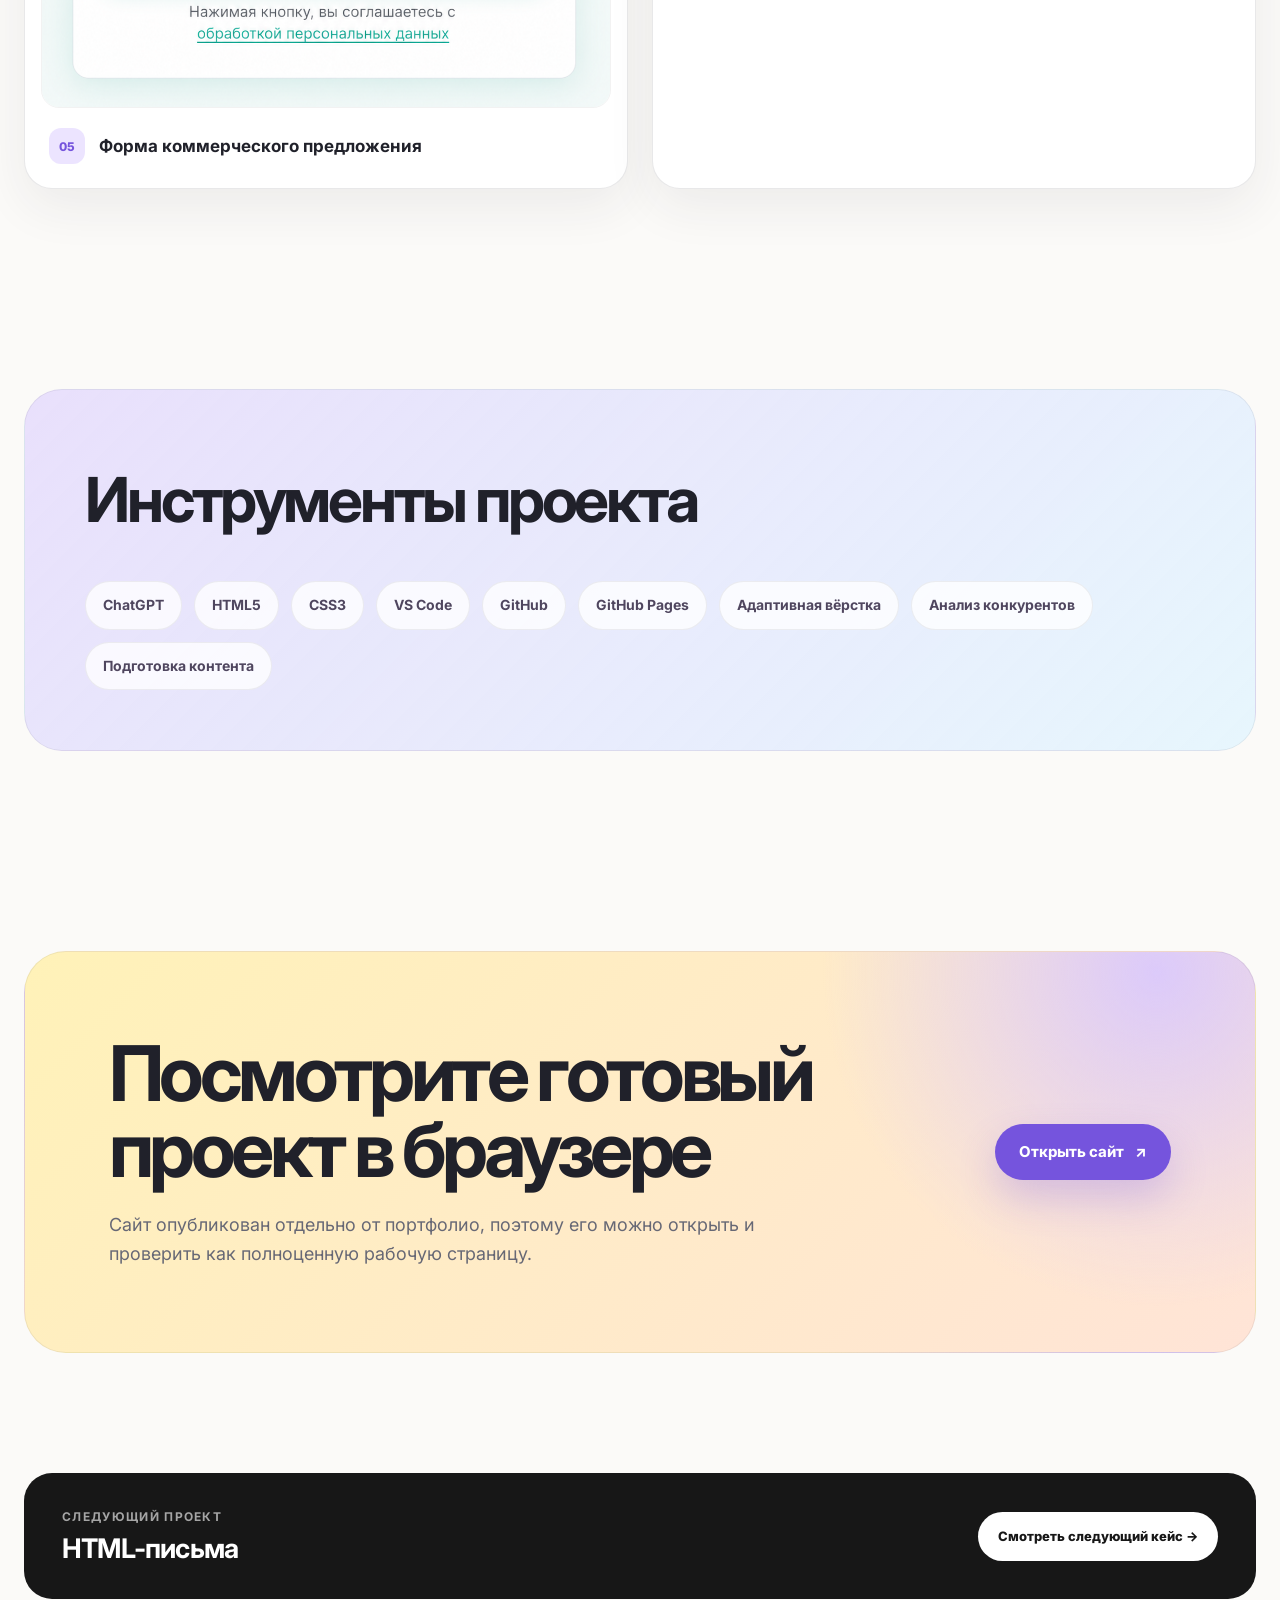
<file: projects/proecoplast.html>
<!DOCTYPE html>
<html lang="ru">

<head>
  <meta charset="UTF-8">

  <meta
    name="viewport"
    content="width=device-width, initial-scale=1.0"
  >

  <meta
    name="description"
    content="Кейс Анны Соколовой: разработка корпоративного сайта для производителя пластиковых колодцев ПРОЭКОПЛАСТ."
  >

  <title>Кейс ПРОЭКОПЛАСТ — Анна Соколова</title>

  <link rel="preconnect" href="https://fonts.googleapis.com">
  <link rel="preconnect" href="https://fonts.gstatic.com" crossorigin>

  <link
    href="https://fonts.googleapis.com/css2?family=Inter:wght@400;500;600;700;800&display=swap"
    rel="stylesheet"
  >

  <style>
    :root {
      --background: #fbfaf8;
      --surface: #ffffff;
      --text: #20212a;
      --muted: #676875;
      --border: rgba(32, 33, 42, 0.1);

      --lavender: #d8c7ff;
      --lavender-strong: #7554dd;
      --peach: #ffe4d7;
      --yellow: #fff2b8;
      --blue: #dff4ff;
      --mint: #ddf7ea;

      --shadow:
        0 24px 70px rgba(45, 41, 58, 0.08);

      --container: 1380px;
      --radius-large: 38px;
      --radius-medium: 28px;
    }

    * {
      margin: 0;
      padding: 0;
      box-sizing: border-box;
    }

    html {
      scroll-behavior: smooth;
    }

    body {
      min-width: 320px;
     overflow-x: hidden;

      color: var(--text);
      background:
        radial-gradient(
          circle at 8% 5%,
          rgba(221, 247, 234, 0.55),
          transparent 25%
        ),
        radial-gradient(
          circle at 92% 12%,
          rgba(216, 199, 255, 0.24),
          transparent 23%
        ),
        var(--background);

      font-family: "Inter", Arial, sans-serif;
      line-height: 1.6;
    }

    img {
      display: block;
      max-width: 100%;
    }

    a {
      color: inherit;
      text-decoration: none;
    }

    .container {
      width: min(calc(100% - 48px), var(--container));
      margin: 0 auto;
    }

    .section {
      padding: 100px 0;
    }

    .section-label {
      display: inline-flex;
      align-items: center;
      gap: 12px;

      margin-bottom: 24px;

      color: var(--lavender-strong);
      font-size: 13px;
      font-weight: 800;
      letter-spacing: 0.13em;
      text-transform: uppercase;
    }

    .section-label::before {
      width: 36px;
      height: 2px;

      content: "";
      background: currentColor;
      border-radius: 20px;
    }

    .section-title {
      max-width: 920px;

      font-size: clamp(46px, 6vw, 84px);
      line-height: 0.98;
      letter-spacing: -0.06em;
    }

    .section-intro {
      max-width: 760px;
      margin-top: 26px;

      color: var(--muted);
      font-size: 19px;
      line-height: 1.75;
    }

    /* Шапка */

    .case-header {
      position: sticky;
      top: 0;
      z-index: 100;

      background: rgba(251, 250, 248, 0.86);
      border-bottom: 1px solid rgba(32, 33, 42, 0.08);

      backdrop-filter: blur(18px);
      -webkit-backdrop-filter: blur(18px);
    }

    .case-header__inner {
      min-height: 84px;

      display: flex;
      align-items: center;
      justify-content: space-between;
      gap: 24px;
    }

    .back-link,
    .site-link {
      min-height: 48px;
      padding: 0 18px;

      display: inline-flex;
      align-items: center;
      justify-content: center;
      gap: 10px;

      border-radius: 999px;

      font-size: 14px;
      font-weight: 700;

      transition:
        transform 0.25s ease,
        background 0.25s ease;
    }

    .back-link {
      background: rgba(255, 255, 255, 0.76);
      border: 1px solid var(--border);
    }

    .site-link {
      color: #ffffff;
      background: var(--lavender-strong);
    }

    .back-link:hover,
    .site-link:hover {
      transform: translateY(-2px);
    }

    .case-number {
      color: var(--lavender-strong);
      font-size: 13px;
      font-weight: 800;
      letter-spacing: 0.1em;
      text-transform: uppercase;
    }

    /* Первый экран */

    .case-hero {
      padding: 76px 0 60px;
    }

    .case-hero__card {
      position: relative;
      overflow: hidden;

      min-height: 650px;
      padding: clamp(38px, 6vw, 82px);

      display: grid;
      grid-template-columns: minmax(0, 0.85fr) minmax(480px, 1.15fr);
      align-items: center;
      gap: 58px;

      background:
        radial-gradient(
          circle at 90% 82%,
          rgba(255, 255, 255, 0.7),
          transparent 25%
        ),
        linear-gradient(
          135deg,
          var(--mint),
          #f4fff9
        );

      border: 1px solid rgba(32, 33, 42, 0.07);
      border-radius: 44px;
    }

    .case-hero__eyebrow {
      display: block;
      margin-bottom: 26px;

      color: var(--lavender-strong);
      font-size: 14px;
      font-weight: 800;
      letter-spacing: 0.11em;
      text-transform: uppercase;
    }

    .case-hero h1 {
      max-width: 680px;

      font-size: clamp(48px, 5.8vw, 84px);
      line-height: 0.96;
      letter-spacing: -0.065em;
    }

    .case-hero__description {
      max-width: 650px;
      margin-top: 28px;

      color: #575965;
      font-size: 19px;
      line-height: 1.7;
    }

    .case-hero__actions {
      display: flex;
      flex-wrap: wrap;
      gap: 14px;

      margin-top: 34px;
    }

    .button {
      min-height: 56px;
      padding: 0 24px;

      display: inline-flex;
      align-items: center;
      justify-content: center;
      gap: 11px;

      border-radius: 999px;

      font-size: 15px;
      font-weight: 750;

      transition:
        transform 0.25s ease,
        box-shadow 0.25s ease;
    }

    .button:hover {
      transform: translateY(-3px);
    }

    .button--primary {
      color: #ffffff;
      background: var(--lavender-strong);
      box-shadow: 0 18px 38px rgba(117, 84, 221, 0.24);
    }

    .button--secondary {
      background: rgba(255, 255, 255, 0.75);
      border: 1px solid var(--border);
    }

    /* Ноутбук */

    .laptop {
      width: 100%;
      max-width: 700px;
      margin-left: 40px;
    }

    .laptop__screen {
      position: relative;
      overflow: hidden;

      width: 94%;
      margin: 0 auto;
      padding: 13px;

      background: #191a20;
      border-radius: 20px 20px 10px 10px;
      box-shadow: 0 28px 60px rgba(35, 65, 52, 0.18);
    }

    .laptop__screen::before {
      position: absolute;
      top: 5px;
      left: 50%;

      width: 52px;
      height: 7px;

      content: "";
      background: #0e0f13;
      border-radius: 0 0 7px 7px;

      transform: translateX(-50%);
    }

    .laptop__screen img {
      width: 100%;
      aspect-ratio: 16 / 9;

      object-fit: cover;
      object-position: top;

      border-radius: 11px 11px 5px 5px;
    }

    .laptop__base {
      width: 100%;
      height: 17px;
      margin-top: -1px;

      background:
        linear-gradient(
          180deg,
          #42444b,
          #17181c
        );

      border-radius: 3px 3px 26px 26px;
      box-shadow: 0 14px 22px rgba(0, 0, 0, 0.16);
    }

    /* Карточки проекта */

    .facts-grid {
      display: grid;
      grid-template-columns: repeat(4, minmax(0, 1fr));
      gap: 16px;
    }

    .fact-card {
      min-height: 210px;
      padding: 28px;

      border: 1px solid rgba(32, 33, 42, 0.07);
      border-radius: var(--radius-medium);
    }

    .fact-card:nth-child(1) {
      background: var(--mint);
    }

    .fact-card:nth-child(2) {
      background: rgba(216, 199, 255, 0.48);
    }

    .fact-card:nth-child(3) {
      background: var(--peach);
    }

    .fact-card:nth-child(4) {
      background: var(--yellow);
    }

    .fact-icon {
      width: 46px;
      height: 46px;

      display: grid;
      place-items: center;

      margin-bottom: 34px;

      background: rgba(255, 255, 255, 0.62);
      border-radius: 14px;

      font-size: 20px;
    }

    .fact-card span {
      display: block;
      margin-bottom: 8px;

      color: var(--muted);
      font-size: 12px;
      font-weight: 700;
      letter-spacing: 0.06em;
      text-transform: uppercase;
    }

    .fact-card strong {
      display: block;

      font-size: 18px;
      line-height: 1.45;
    }

    /* Задача, работа, результат */

    .story-grid {
      display: grid;
      grid-template-columns: repeat(3, minmax(0, 1fr));
      gap: 22px;

      margin-top: 54px;
    }

    .story-card {
      padding: 38px;

      background: #ffffff;
      border: 1px solid var(--border);
      border-radius: var(--radius-large);
      box-shadow: var(--shadow);
    }

    .story-card:nth-child(1) {
      border-top: 6px solid var(--mint);
    }

    .story-card:nth-child(2) {
      border-top: 6px solid var(--lavender);
    }

    .story-card:nth-child(3) {
      border-top: 6px solid var(--peach);
    }

    .story-card h3 {
      margin-bottom: 20px;

      font-size: 28px;
      letter-spacing: -0.035em;
    }

    .story-card p,
    .story-card li {
      color: var(--muted);
      font-size: 16px;
      line-height: 1.75;
    }

    .story-card ul {
      padding-left: 20px;
    }

    .story-card li + li {
      margin-top: 9px;
    }

    /* Галерея */

    .gallery {
      display: grid;
      grid-template-columns: repeat(2, minmax(0, 1fr));
      gap: 24px;

      margin-top: 56px;
    }

    .screen-card {
      padding: 16px;

      background: #ffffff;
      border: 1px solid var(--border);
      border-radius: 28px;
      box-shadow: 0 18px 50px rgba(45, 41, 58, 0.07);

      transition:
        transform 0.28s ease,
        box-shadow 0.28s ease;
    }

    .screen-card:hover {
      transform: translateY(-6px);
      box-shadow: 0 24px 60px rgba(45, 41, 58, 0.11);
    }

    .screen-card img {
      width: 100%;

      border: 1px solid rgba(32, 33, 42, 0.06);
      border-radius: 18px;
    }

    .screen-card__caption {
      padding: 20px 8px 8px;

      display: flex;
      align-items: center;
      gap: 14px;
    }

    .screen-number {
      width: 36px;
      height: 36px;

      display: grid;
      place-items: center;
      flex: 0 0 36px;

      color: var(--lavender-strong);
      background: rgba(216, 199, 255, 0.48);
      border-radius: 12px;

      font-size: 12px;
      font-weight: 800;
    }

    .screen-card h3 {
      font-size: 17px;
    }

    /* Инструменты */

    .tools-card {
      padding: clamp(36px, 5vw, 60px);

      background:
        linear-gradient(
          135deg,
          rgba(216, 199, 255, 0.52),
          rgba(223, 244, 255, 0.72)
        );

      border: 1px solid rgba(32, 33, 42, 0.07);
      border-radius: var(--radius-large);
    }

    .tools-card h2 {
      margin-bottom: 32px;

      font-size: clamp(38px, 5vw, 62px);
      letter-spacing: -0.05em;
    }

    .tools-list {
      display: flex;
      flex-wrap: wrap;
      gap: 12px;
    }

    .tools-list span {
      padding: 12px 17px;

      background: rgba(255, 255, 255, 0.78);
      border: 1px solid rgba(32, 33, 42, 0.07);
      border-radius: 999px;

      color: #4f465f;
      font-size: 14px;
      font-weight: 700;
    }

    /* Финальный блок */

    .case-cta {
      padding: clamp(42px, 7vw, 84px);

      display: grid;
      grid-template-columns: 1fr auto;
      align-items: center;
      gap: 40px;

      background:
        radial-gradient(
          circle at 92% 5%,
          rgba(216, 199, 255, 0.9),
          transparent 28%
        ),
        linear-gradient(
          135deg,
          var(--yellow),
          var(--peach)
        );

      border: 1px solid rgba(32, 33, 42, 0.07);
      border-radius: 42px;
    }

    .case-cta h2 {
      max-width: 800px;

      font-size: clamp(42px, 6vw, 82px);
      line-height: 0.98;
      letter-spacing: -0.06em;
    }

    .case-cta p {
      max-width: 680px;
      margin-top: 24px;

      color: var(--muted);
      font-size: 18px;
    }

/* Следующий проект */

.bottom-nav {
  padding: 20px 0 44px;
}

.bottom-nav__card {
  padding: 34px 38px;

  display: flex;
  align-items: center;
  justify-content: space-between;
  gap: 25px;

  color: #ffffff;
  background: #171717;

  border-radius: 28px;
}

.bottom-nav__small {
  color: #a5a5a5;

  font-size: 12px;
  font-weight: 700;
  letter-spacing: 0.11em;
  text-transform: uppercase;
}

.bottom-nav h2 {
  margin-top: 6px;

  font-family: "Inter", Arial, sans-serif;
  font-size: 27px;
  line-height: 1.2;
  letter-spacing: -0.03em;
}

.bottom-nav__link {
  flex-shrink: 0;

  padding: 14px 20px;

  color: #171717;
  background: #ffffff;

  border-radius: 999px;

  font-size: 13px;
  font-weight: 800;
  text-align: center;

  transition:
    transform 0.25s ease,
    background 0.25s ease;
}

.bottom-nav__link:hover {
  transform: translateY(-2px);
  background: #f1f1f1;
}

/* Адаптация */

    /* Адаптация */

    @media (max-width: 1100px) {
      .case-hero__card {
        grid-template-columns: 1fr;
      }

      .laptop {
        max-width: 820px;
        margin: 20px auto 0;
      }

      .facts-grid {
        grid-template-columns: repeat(2, minmax(0, 1fr));
      }

      .story-grid {
        grid-template-columns: 1fr;
      }

      .case-cta {
        grid-template-columns: 1fr;
      }
    }

    @media (max-width: 760px) {
      .container {
        width: min(calc(100% - 28px), var(--container));
      }

      .section {
        padding: 76px 0;
      }

      .case-header__inner {
        min-height: 74px;
      }

      .case-number {
        display: none;
      }

      .site-link {
        display: none;
      }

      .case-hero {
        padding-top: 38px;
      }

      .case-hero__card {
        min-height: auto;
        padding: 34px 24px;
        border-radius: 28px;
      }

      .case-hero h1 {
        font-size: 48px;
      }

      .case-hero__description {
        font-size: 17px;
      }

      .facts-grid,
      .gallery {
        grid-template-columns: 1fr;
      }

      .fact-card {
        min-height: auto;
      }

      .story-card {
        padding: 28px;
      }

      .case-cta {
        padding: 38px 24px;
        border-radius: 28px;
      }

      .case-footer__inner {
        flex-direction: column;
        align-items: flex-start;
      }

      .bottom-nav__card {
  padding: 28px 24px;

  flex-direction: column;
  align-items: flex-start;
}

.bottom-nav__link {
  width: 100%;
}
    }

    @media (max-width: 480px) {
      .back-link {
        font-size: 13px;
      }

      .case-hero__actions {
        display: grid;
      }

      .button {
        width: 100%;
      }

      .case-hero h1 {
        font-size: 42px;
      }

      .section-title {
        font-size: 46px;
      }
    }

    @media (max-width: 760px) {
  .case-hero h1 {
    font-size: clamp(38px, 10vw, 48px);
    line-height: 1;
  }

  .section-title {
    font-size: clamp(38px, 10vw, 46px);
    line-height: 1.02;
  }

  .laptop {
    width: 100%;
    margin: 20px auto 0;
  }
}

@media (max-width: 480px) {
  .case-hero__card {
    padding: 30px 20px;
  }

  .story-card {
    padding: 24px;
  }

  .bottom-nav__card {
    padding: 26px 22px;
  }
}
  </style>

  <link rel="icon" href="../favicon.ico">
</head>

<body>

  <!-- Верхняя панель -->

  <header class="case-header">

    <div class="container case-header__inner">

      <a class="back-link" href="../index.html">
        <span aria-hidden="true">←</span>
        Назад в портфолио
      </a>

      <span class="case-number">
        Кейс 01
      </span>

      <a
        class="site-link"
        href="https://annasokolova-ai.github.io/proecoplast-site/"
        target="_blank"
        rel="noopener noreferrer"
      >
        Открыть сайт
        <span aria-hidden="true">↗</span>
      </a>

    </div>

  </header>


  <main>

    <!-- Первый экран -->

    <section class="case-hero">

      <div class="container">

        <div class="case-hero__card">

          <div>

            <span class="case-hero__eyebrow">
              Реальный проект · Корпоративный сайт
            </span>

            <h1>
              Корпоративный сайт для производителя пластиковых колодцев
            </h1>

            <p class="case-hero__description">
              Разработка структуры, текстов, визуальной подачи
              и адаптивной HTML-вёрстки для компании ПРОЭКОПЛАСТ.
              Готовый сайт опубликован на GitHub Pages.
            </p>

            <div class="case-hero__actions">

              <a
                class="button button--primary"
                href="https://annasokolova-ai.github.io/proecoplast-site/"
                target="_blank"
                rel="noopener noreferrer"
              >
                Посмотреть готовый сайт
                <span aria-hidden="true">↗</span>
              </a>

              <a class="button button--secondary" href="#screens">
                Смотреть экраны
              </a>

            </div>

          </div>

          <div class="laptop" aria-hidden="true">

            <div class="laptop__screen">

              <img
                src="../assets/projects/hero-screen-proecoplast.png"
                alt=""
              >

            </div>

            <div class="laptop__base"></div>

          </div>

        </div>

      </div>

    </section>


    <!-- Основные данные -->

    <section class="section">

      <div class="container">

        <div class="facts-grid">

          <article class="fact-card">

            <div class="fact-icon" aria-hidden="true">♡</div>

            <span>Клиент</span>

            <strong>
              ООО «ПРОЭКОПЛАСТ»
            </strong>

          </article>

          <article class="fact-card">

            <div class="fact-icon" aria-hidden="true">□</div>

            <span>Тип проекта</span>

            <strong>
              Корпоративный сайт производителя
            </strong>

          </article>

          <article class="fact-card">

            <div class="fact-icon" aria-hidden="true">◎</div>

            <span>Моя роль</span>

            <strong>
              Структура, контент, визуалы, HTML/CSS
            </strong>

          </article>

          <article class="fact-card">

            <div class="fact-icon" aria-hidden="true">↗</div>

            <span>Статус</span>

            <strong>
              Опубликован на GitHub Pages
            </strong>

          </article>

        </div>

      </div>

    </section>


    <!-- Задача и результат -->

    <section class="section">

      <div class="container">

        <span class="section-label">
          О проекте
        </span>

        <h2 class="section-title">
          От задачи до готового сайта
        </h2>

        <p class="section-intro">
          Проект создавался для российского производителя пластиковых
          колодцев. Главной целью было понятно представить продукцию,
          преимущества компании и упростить отправку заявки.
        </p>

        <div class="story-grid">

          <article class="story-card">

            <h3>Задача</h3>

            <p>
              Создать современный корпоративный сайт, который
              показывает ассортимент пластиковых колодцев,
              объясняет особенности конструкции и помогает
              потенциальному клиенту отправить запрос на расчёт.
            </p>

          </article>

          <article class="story-card">

            <h3>Что я сделала</h3>

            <ul>
              <li>Изучила продукт и целевую аудиторию.</li>
              <li>Проанализировала сайты конкурентов.</li>
              <li>Разработала структуру страницы.</li>
              <li>Подготовила тексты и содержание блоков.</li>
              <li>Подобрала и подготовила визуальные материалы.</li>
              <li>Сверстала адаптивную HTML-страницу.</li>
              <li>Подключила форму коммерческого предложения.</li>
              <li>Опубликовала проект на GitHub Pages.</li>
            </ul>

          </article>

          <article class="story-card">

            <h3>Результат</h3>

            <p>
              Получился чистый и понятный корпоративный сайт,
              который последовательно знакомит пользователя
              с продукцией, преимуществами производителя
              и основными характеристиками пластиковых колодцев.
            </p>

            <p style="margin-top: 16px;">
              Страница адаптирована для компьютеров, планшетов
              и мобильных устройств.
            </p>

          </article>

        </div>

      </div>

    </section>


    <!-- Галерея экранов -->

    <section class="section" id="screens">

      <div class="container">

        <span class="section-label">
          Основные экраны
        </span>

        <h2 class="section-title">
          Как выглядит готовый сайт
        </h2>

        <p class="section-intro">
          В кейсе показаны основные части страницы: первый экран,
          каталог продукции, конструкция колодца, преимущества,
          форма запроса и контактный блок.
        </p>

        <div class="gallery">

          <article class="screen-card">

            <img
              src="../assets/projects/hero-screen-proecoplast.png"
              alt="Главный экран сайта ПРОЭКОПЛАСТ"
              loading="lazy"
            >

            <div class="screen-card__caption">

              <span class="screen-number">01</span>

              <h3>Главный экран</h3>

            </div>

          </article>

          <article class="screen-card">

            <img
              src="../assets/projects/product-catalog.png"
              alt="Каталог продукции ПРОЭКОПЛАСТ"
              loading="lazy"
            >

            <div class="screen-card__caption">

              <span class="screen-number">02</span>

              <h3>Каталог продукции</h3>

            </div>

          </article>

          <article class="screen-card">

            <img
              src="../assets/projects/well-construction.png"
              alt="Конструкция пластикового колодца"
              loading="lazy"
            >

            <div class="screen-card__caption">

              <span class="screen-number">03</span>

              <h3>Конструкция колодца</h3>

            </div>

          </article>

          <article class="screen-card">

            <img
              src="../assets/projects/advantages-proecoplast.png"
              alt="Преимущества компании ПРОЭКОПЛАСТ"
              loading="lazy"
            >

            <div class="screen-card__caption">

              <span class="screen-number">04</span>

              <h3>Преимущества компании</h3>

            </div>

          </article>

          <article class="screen-card">

            <img
              src="../assets/projects/commercial-offer-form.png"
              alt="Форма получения коммерческого предложения"
              loading="lazy"
            >

            <div class="screen-card__caption">

              <span class="screen-number">05</span>

              <h3>Форма коммерческого предложения</h3>

            </div>

          </article>

          <article class="screen-card">

            <img
              src="../assets/projects/contacts-footer.png"
              alt="Контакты и нижняя часть сайта"
              loading="lazy"
            >

            <div class="screen-card__caption">

              <span class="screen-number">06</span>

              <h3>Контакты и нижняя часть сайта</h3>

            </div>

          </article>

        </div>

      </div>

    </section>


    <!-- Инструменты -->

    <section class="section">

      <div class="container">

        <div class="tools-card">

          <h2>
            Инструменты проекта
          </h2>

          <div class="tools-list">

            <span>ChatGPT</span>
            <span>HTML5</span>
            <span>CSS3</span>
            <span>VS Code</span>
            <span>GitHub</span>
            <span>GitHub Pages</span>
            <span>Адаптивная вёрстка</span>
            <span>Анализ конкурентов</span>
            <span>Подготовка контента</span>

          </div>

        </div>

      </div>

    </section>


    <!-- Финальный блок -->

    <section class="section">

      <div class="container">

        <div class="case-cta">

          <div>

            <h2>
              Посмотрите готовый проект в браузере
            </h2>

            <p>
              Сайт опубликован отдельно от портфолио,
              поэтому его можно открыть и проверить
              как полноценную рабочую страницу.
            </p>

          </div>

          <a
            class="button button--primary"
            href="https://annasokolova-ai.github.io/proecoplast-site/"
            target="_blank"
            rel="noopener noreferrer"
          >
            Открыть сайт
            <span aria-hidden="true">↗</span>
          </a>

        </div>

      </div>

    </section>

    <section class="bottom-nav">
    <div class="container">

        <div class="bottom-nav__card">

            <div>

                <div class="bottom-nav__small">
                    Следующий проект
                </div>

                <h2>
                    HTML-письма
                </h2>

            </div>

            <a href="html-email.html"
               class="bottom-nav__link">

                Смотреть следующий кейс →

            </a>

        </div>

    </div>
</section>

  </main>

</body>

</html>
</file>
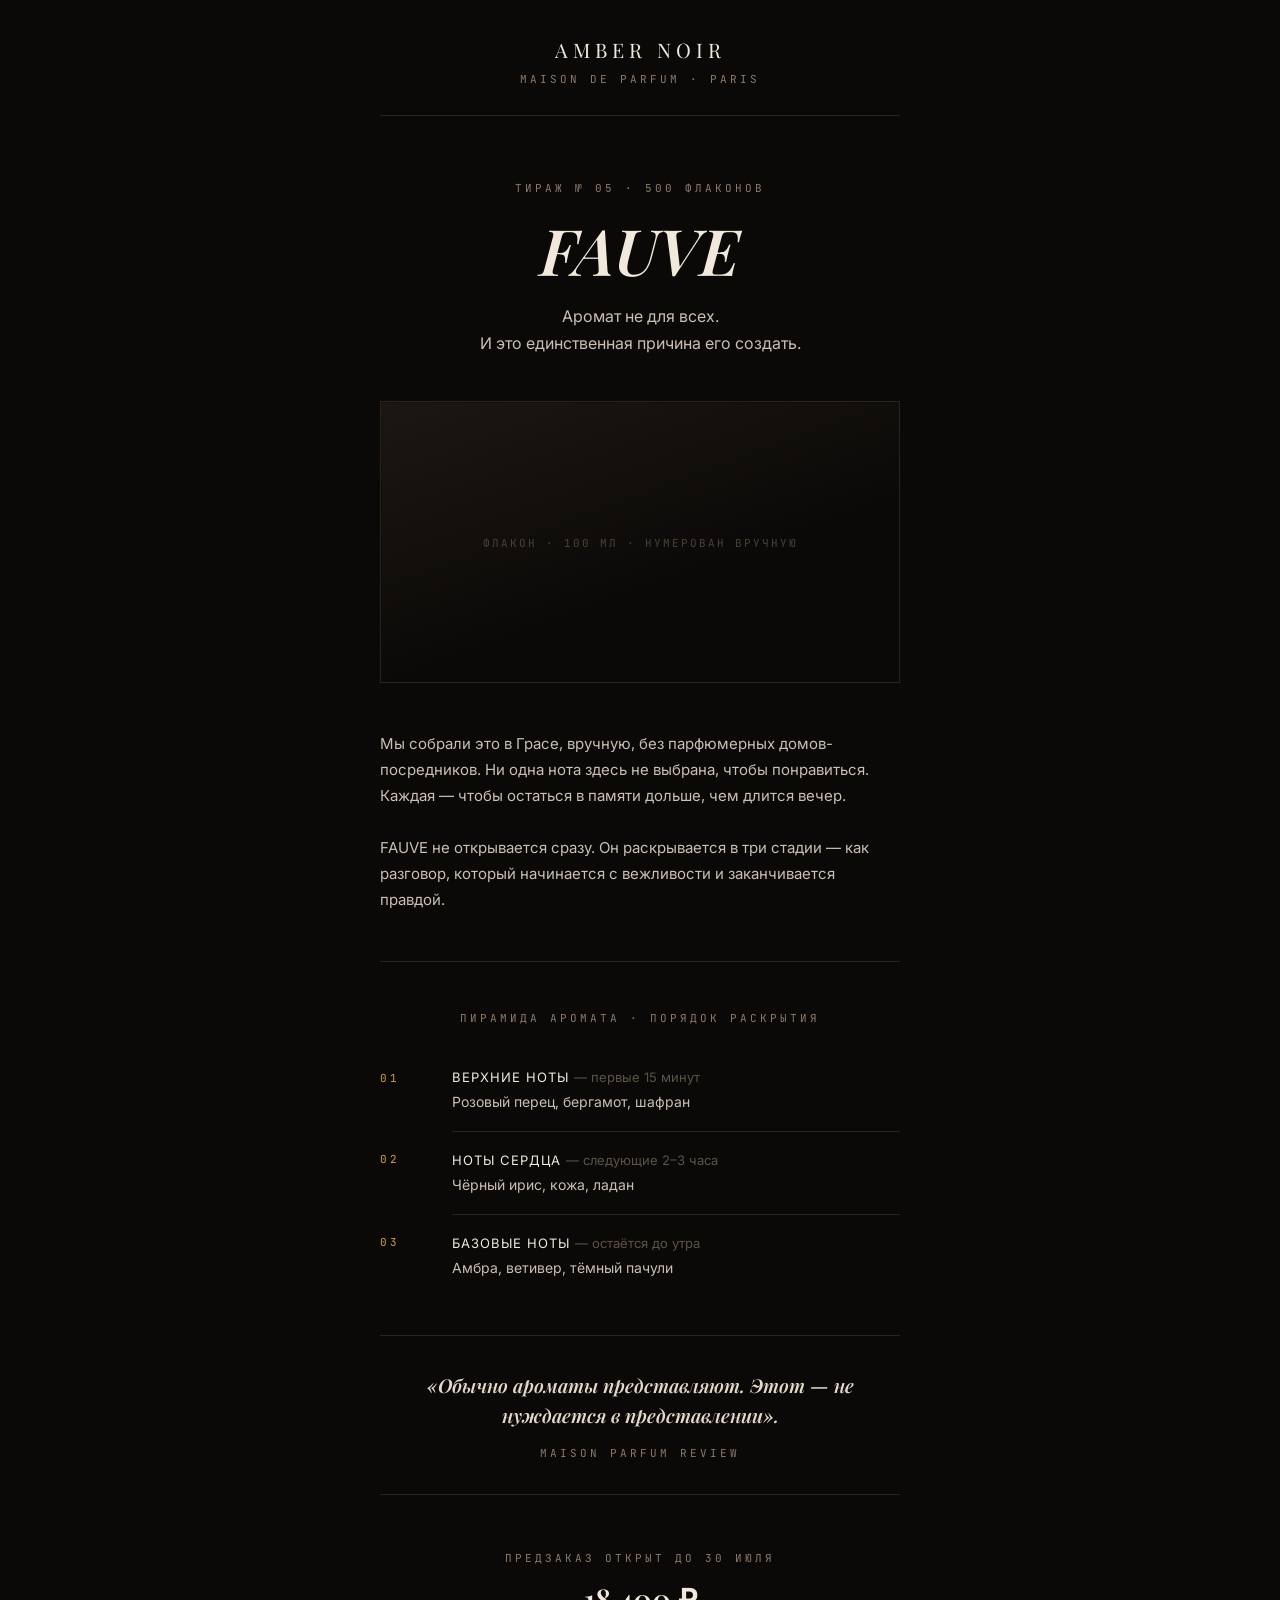
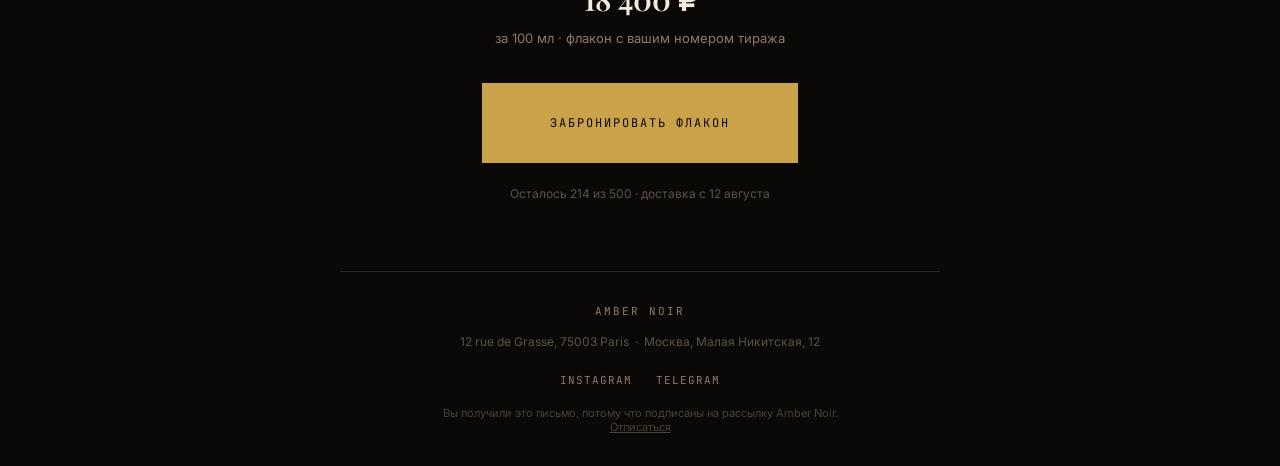
<file: assets/emails/amber-noir.html>
<!DOCTYPE html>
<html lang="ru" xmlns="http://www.w3.org/1999/xhtml">
<head>
<meta charset="UTF-8">
<meta name="viewport" content="width=device-width, initial-scale=1.0">
<title>Amber Noir — FAUVE</title>
<!--[if mso]>
<noscript>
<xml>
<o:OfficeDocumentSettings>
<o:PixelsPerInch>96</o:PixelsPerInch>
</o:OfficeDocumentSettings>
</xml>
</noscript>
<![endif]-->
<style>
  @import url('https://fonts.googleapis.com/css2?family=Playfair+Display:ital,wght@0,400;0,600;1,400&family=Inter:wght@400;500;600&family=JetBrains+Mono:wght@400;500&display=swap');

  body, table, td { margin:0; padding:0; }
  body { -webkit-text-size-adjust:100%; -ms-text-size-adjust:100%; background-color:#0B0908; }
  table { border-collapse:collapse !important; }
  img { border:0; display:block; }
  a { text-decoration:none; }

  .bg-ink { background-color:#0B0908; }
  .bg-charcoal { background-color:#15110D; }
  .gold { color:#C9A24A; }
  .cream { color:#F1E9DC; }
  .dust { color:#8C7A68; }

  .eyebrow {
    font-family:'JetBrains Mono', Consolas, monospace;
    font-size:11px;
    letter-spacing:3px;
    text-transform:uppercase;
    color:#8C7A68;
  }
  .headline {
    font-family:'Playfair Display', Georgia, 'Times New Roman', serif;
    color:#F1E9DC;
    font-weight:600;
  }
  .body-copy {
    font-family:'Inter', -apple-system, Helvetica, Arial, sans-serif;
    color:#C9BFB2;
    font-size:15px;
    line-height:26px;
  }
  .cta-btn {
    font-family:'JetBrains Mono', Consolas, monospace;
    font-size:12px;
    letter-spacing:2px;
    text-transform:uppercase;
    color:#0B0908;
    background-color:#C9A24A;
    padding:16px 34px;
    display:inline-block;
  }

  @media only screen and (max-width:600px) {
    .container { width:100% !important; }
    .fluid-pad { padding-left:24px !important; padding-right:24px !important; }
    .stack { display:block !important; width:100% !important; }
    .headline-hero { font-size:44px !important; line-height:48px !important; }
    .pyramid-row { display:block !important; width:100% !important; }
  }
</style>
</head>
<body class="bg-ink" style="margin:0; padding:0; background-color:#0B0908;">

  <!-- Preheader -->
  <div style="display:none; max-height:0; overflow:hidden; font-size:1px; color:#0B0908; line-height:1px;">
    Лимитированная серия. 500 флаконов. Ни одного лишнего. Предзаказ открыт до 30 июля.
  </div>

  <table role="presentation" width="100%" cellpadding="0" cellspacing="0" class="bg-ink">
    <tr>
      <td align="center" style="padding:0;">
        <table role="presentation" width="600" cellpadding="0" cellspacing="0" class="container" style="width:600px; max-width:600px;">

          <!-- Header / logotype -->
          <tr>
            <td class="fluid-pad" style="padding:36px 40px 28px 40px;" align="center">
              <span style="font-family:'Playfair Display', Georgia, serif; font-size:20px; letter-spacing:5px; color:#F1E9DC;">AMBER&nbsp;NOIR</span>
              <div style="margin-top:6px;">
                <span class="eyebrow">MAISON&nbsp;DE&nbsp;PARFUM&nbsp;·&nbsp;PARIS</span>
              </div>
            </td>
          </tr>

          <!-- Hairline -->
          <tr>
            <td style="padding:0 40px;">
              <table role="presentation" width="100%" cellpadding="0" cellspacing="0"><tr><td style="border-top:1px solid #2A241D; font-size:1px; line-height:1px;">&nbsp;</td></tr></table>
            </td>
          </tr>

          <!-- Hero -->
          <tr>
            <td class="fluid-pad" style="padding:64px 40px 32px 40px;" align="center">
              <div class="eyebrow" style="margin-bottom:22px;">ТИРАЖ&nbsp;№&nbsp;05&nbsp;·&nbsp;500&nbsp;ФЛАКОНОВ</div>
              <div class="headline headline-hero" style="font-size:64px; line-height:66px; font-style:italic;">
                FAUVE
              </div>
              <div class="body-copy" style="margin-top:20px; max-width:420px; font-size:16px; line-height:27px;">
                Аромат не для всех.<br>И это единственная причина его создать.
              </div>
            </td>
          </tr>

          <!-- Hero image placeholder -->
          <tr>
            <td class="fluid-pad" style="padding:12px 40px 48px 40px;">
              <table role="presentation" width="100%" cellpadding="0" cellspacing="0">
                <tr>
                  <td style="background:linear-gradient(160deg, #1C1712 0%, #0B0908 60%); height:280px; border:1px solid #2A241D;" align="center" valign="middle">
                    <span style="font-family:'JetBrains Mono', monospace; font-size:11px; letter-spacing:2px; color:#4A4136; text-transform:uppercase;">флакон · 100&nbsp;мл · нумерован вручную</span>
                  </td>
                </tr>
              </table>
            </td>
          </tr>

          <!-- Story -->
          <tr>
            <td class="fluid-pad" style="padding:0 40px 48px 40px;">
              <div class="body-copy">
                Мы собрали это в Грасе, вручную, без парфюмерных домов-посредников. Ни одна нота здесь не выбрана, чтобы понравиться. Каждая — чтобы остаться в памяти дольше, чем длится вечер.
                <br><br>
                FAUVE не открывается сразу. Он раскрывается в три стадии — как разговор, который начинается с вежливости и заканчивается правдой.
              </div>
            </td>
          </tr>

          <!-- Hairline -->
          <tr>
            <td style="padding:0 40px;">
              <table role="presentation" width="100%" cellpadding="0" cellspacing="0"><tr><td style="border-top:1px solid #2A241D; font-size:1px; line-height:1px;">&nbsp;</td></tr></table>
            </td>
          </tr>

          <!-- Pyramid of notes — signature element -->
          <tr>
            <td class="fluid-pad" style="padding:48px 40px 8px 40px;">
              <div class="eyebrow" style="text-align:center; margin-bottom:36px;">ПИРАМИДА&nbsp;АРОМАТА&nbsp;·&nbsp;ПОРЯДОК&nbsp;РАСКРЫТИЯ</div>
            </td>
          </tr>

          <!-- Row 1: top notes - widest -->
          <tr>
            <td class="fluid-pad" style="padding:0 40px;">
              <table role="presentation" width="100%" cellpadding="0" cellspacing="0">
                <tr>
                  <td width="72" class="eyebrow" style="color:#C9A24A; vertical-align:top; padding-top:2px;">01</td>
                  <td style="border-bottom:1px solid #2A241D; padding-bottom:18px;">
                    <div style="font-family:'Inter', sans-serif; font-size:13px; letter-spacing:1px; text-transform:uppercase; color:#F1E9DC; margin-bottom:6px;">Верхние ноты <span style="color:#5C5346; text-transform:none; letter-spacing:0;">— первые 15 минут</span></div>
                    <div class="body-copy" style="font-size:14px; line-height:22px;">Розовый перец, бергамот, шафран</div>
                  </td>
                </tr>
              </table>
            </td>
          </tr>

          <!-- Row 2: heart notes - medium -->
          <tr>
            <td class="fluid-pad" style="padding:0 40px;">
              <table role="presentation" width="100%" cellpadding="0" cellspacing="0">
                <tr>
                  <td width="72" class="eyebrow" style="color:#C9A24A; vertical-align:top; padding-top:20px;">02</td>
                  <td style="border-bottom:1px solid #2A241D; padding:20px 0 18px 0;">
                    <div style="font-family:'Inter', sans-serif; font-size:13px; letter-spacing:1px; text-transform:uppercase; color:#F1E9DC; margin-bottom:6px;">Ноты сердца <span style="color:#5C5346; text-transform:none; letter-spacing:0;">— следующие 2–3 часа</span></div>
                    <div class="body-copy" style="font-size:14px; line-height:22px;">Чёрный ирис, кожа, ладан</div>
                  </td>
                </tr>
              </table>
            </td>
          </tr>

          <!-- Row 3: base notes - narrowest -->
          <tr>
            <td class="fluid-pad" style="padding:0 40px;">
              <table role="presentation" width="100%" cellpadding="0" cellspacing="0">
                <tr>
                  <td width="72" class="eyebrow" style="color:#C9A24A; vertical-align:top; padding-top:20px;">03</td>
                  <td style="padding:20px 0 0 0;">
                    <div style="font-family:'Inter', sans-serif; font-size:13px; letter-spacing:1px; text-transform:uppercase; color:#F1E9DC; margin-bottom:6px;">Базовые ноты <span style="color:#5C5346; text-transform:none; letter-spacing:0;">— остаётся до утра</span></div>
                    <div class="body-copy" style="font-size:14px; line-height:22px;">Амбра, ветивер, тёмный пачули</div>
                  </td>
                </tr>
              </table>
            </td>
          </tr>

          <!-- Quote -->
          <tr>
            <td class="fluid-pad" style="padding:56px 40px 56px 40px;" align="center">
              <table role="presentation" width="100%" cellpadding="0" cellspacing="0" style="border-top:1px solid #2A241D; border-bottom:1px solid #2A241D;">
                <tr>
                  <td style="padding:34px 10px;" align="center">
                    <div class="headline" style="font-size:19px; line-height:30px; font-style:italic; color:#E4D9C8;">
                      «Обычно ароматы представляют. Этот — не нуждается в представлении».
                    </div>
                    <div class="eyebrow" style="margin-top:16px;">MAISON&nbsp;PARFUM&nbsp;REVIEW</div>
                  </td>
                </tr>
              </table>
            </td>
          </tr>

          <!-- Offer / CTA -->
          <tr>
            <td class="fluid-pad" style="padding:0 40px 16px 40px;" align="center">
              <div class="eyebrow" style="margin-bottom:14px;">ПРЕДЗАКАЗ ОТКРЫТ ДО 30 ИЮЛЯ</div>
              <div class="headline" style="font-size:30px; color:#F1E9DC; margin-bottom:6px;">18&nbsp;400&nbsp;₽</div>
              <div class="body-copy" style="font-size:13px; color:#8C7A68; margin-bottom:32px;">за 100 мл · флакон с вашим номером тиража</div>
              <table role="presentation" cellpadding="0" cellspacing="0">
                <tr>
                  <td class="cta-btn" style="border-radius:0;">
                    <a href="#" class="cta-btn" style="color:#0B0908;">Забронировать флакон</a>
                  </td>
                </tr>
              </table>
              <div class="body-copy" style="font-size:12px; color:#5C5346; margin-top:18px;">Осталось 214 из 500 · доставка с 12 августа</div>
            </td>
          </tr>

          <!-- Spacer -->
          <tr><td style="padding:24px 0;"></td></tr>

          <!-- Footer -->
          <tr>
            <td style="border-top:1px solid #2A241D;">
              <table role="presentation" width="100%" cellpadding="0" cellspacing="0">
                <tr>
                  <td class="fluid-pad" style="padding:32px 40px;" align="center">
                    <div class="eyebrow" style="margin-bottom:14px; letter-spacing:2px;">AMBER&nbsp;NOIR</div>
                    <div style="font-family:'Inter', sans-serif; font-size:12px; line-height:20px; color:#5C5346;">
                      12 rue de Grasse, 75003 Paris &nbsp;·&nbsp; Москва, Малая Никитская, 12
                    </div>
                    <div style="margin:18px 0;">
                      <a href="#" style="font-family:'JetBrains Mono', monospace; font-size:11px; letter-spacing:1px; color:#8C7A68; margin:0 10px;">INSTAGRAM</a>
                      <a href="#" style="font-family:'JetBrains Mono', monospace; font-size:11px; letter-spacing:1px; color:#8C7A68; margin:0 10px;">TELEGRAM</a>
                    </div>
                    <div style="font-family:'Inter', sans-serif; font-size:11px; color:#4A4136;">
                      Вы получили это письмо, потому что подписаны на рассылку Amber Noir.<br>
                      <a href="#" style="color:#4A4136; text-decoration:underline;">Отписаться</a>
                    </div>
                  </td>
                </tr>
              </table>
            </td>
          </tr>

        </table>
      </td>
    </tr>
  </table>

</body>
</html>
</file>
